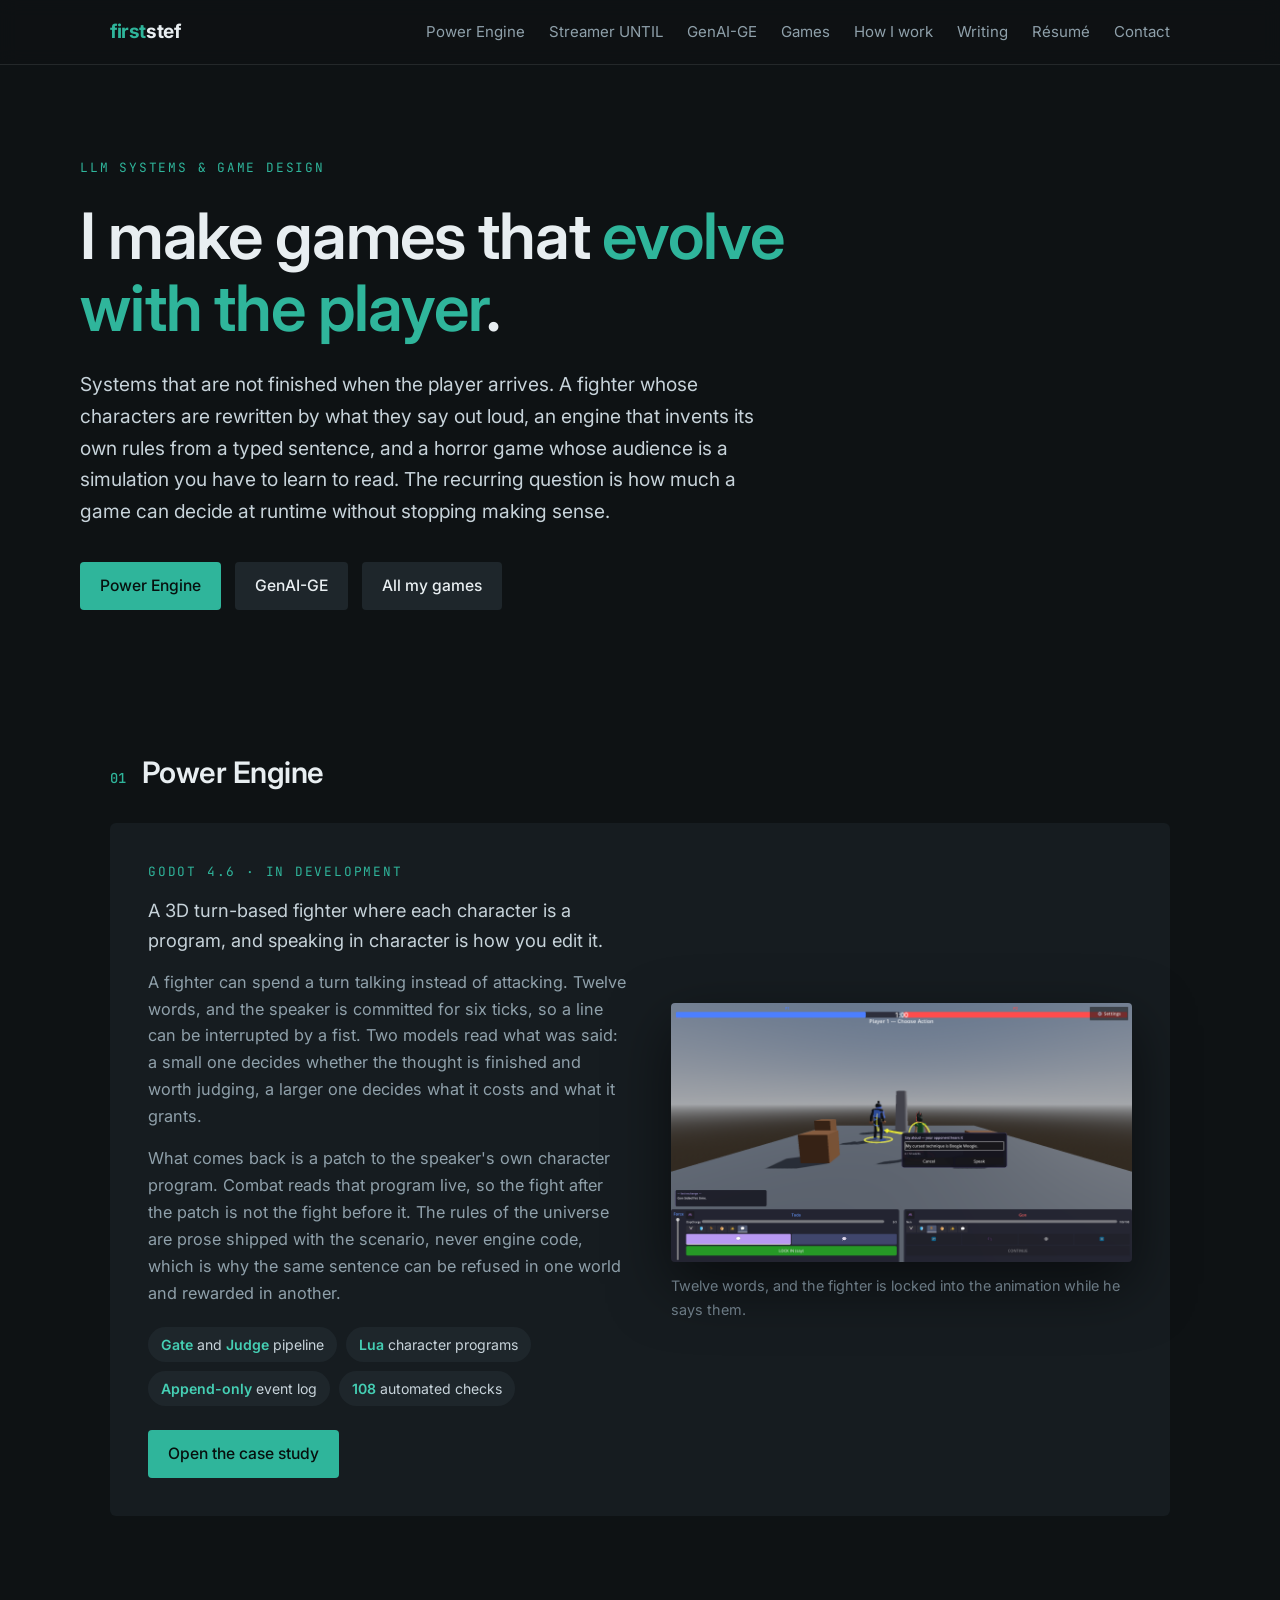
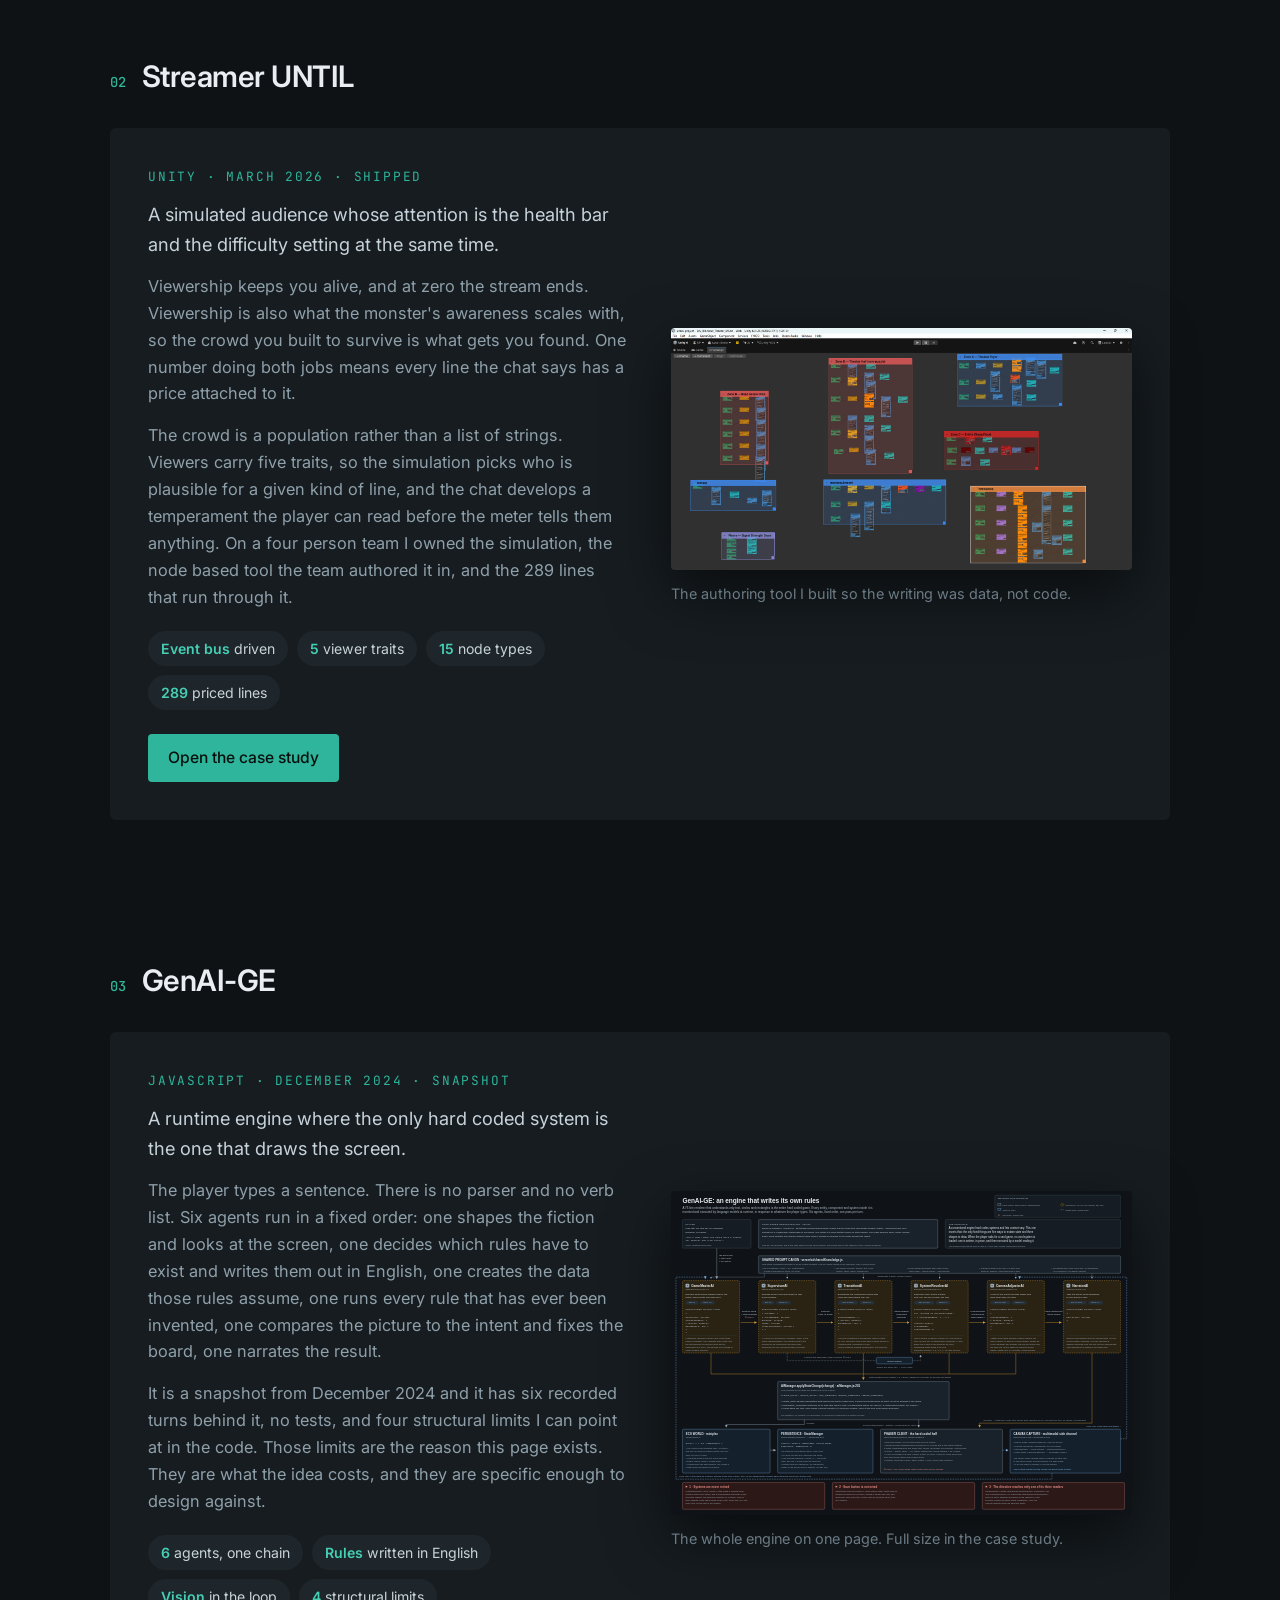
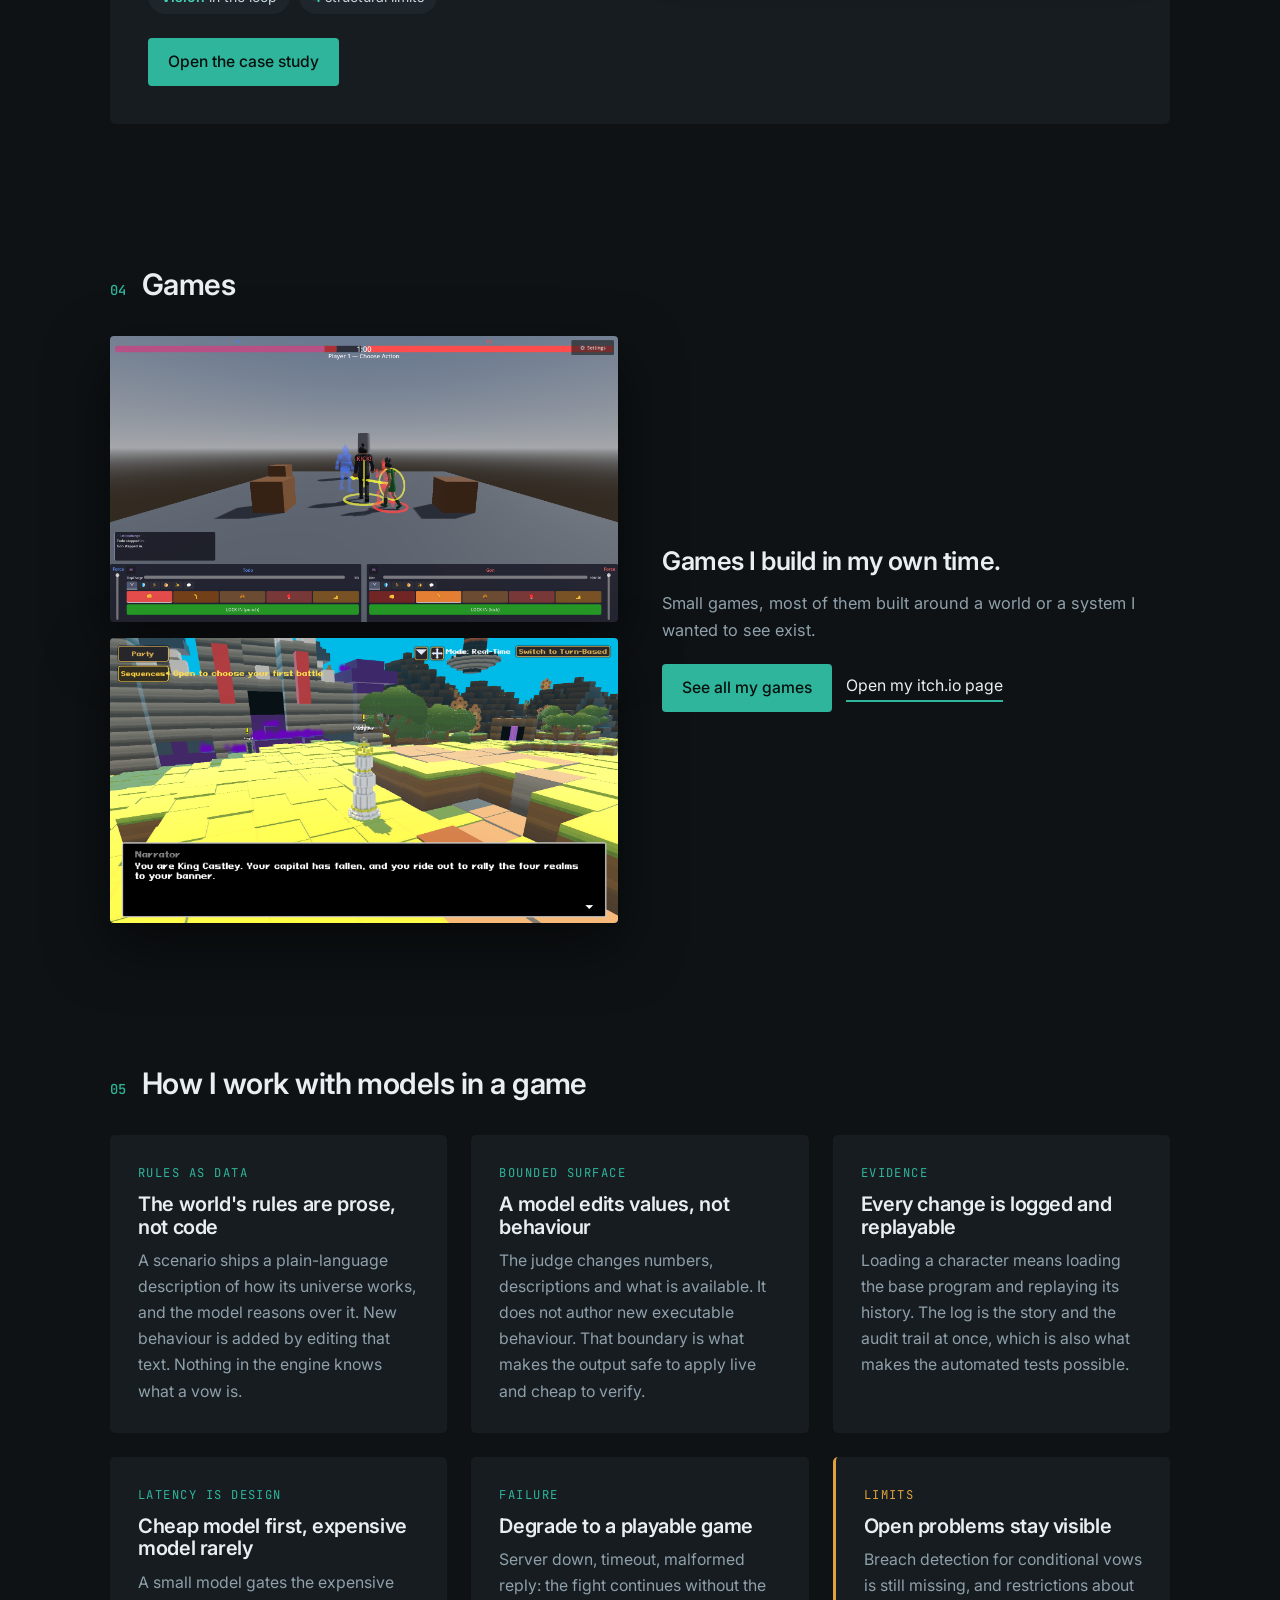
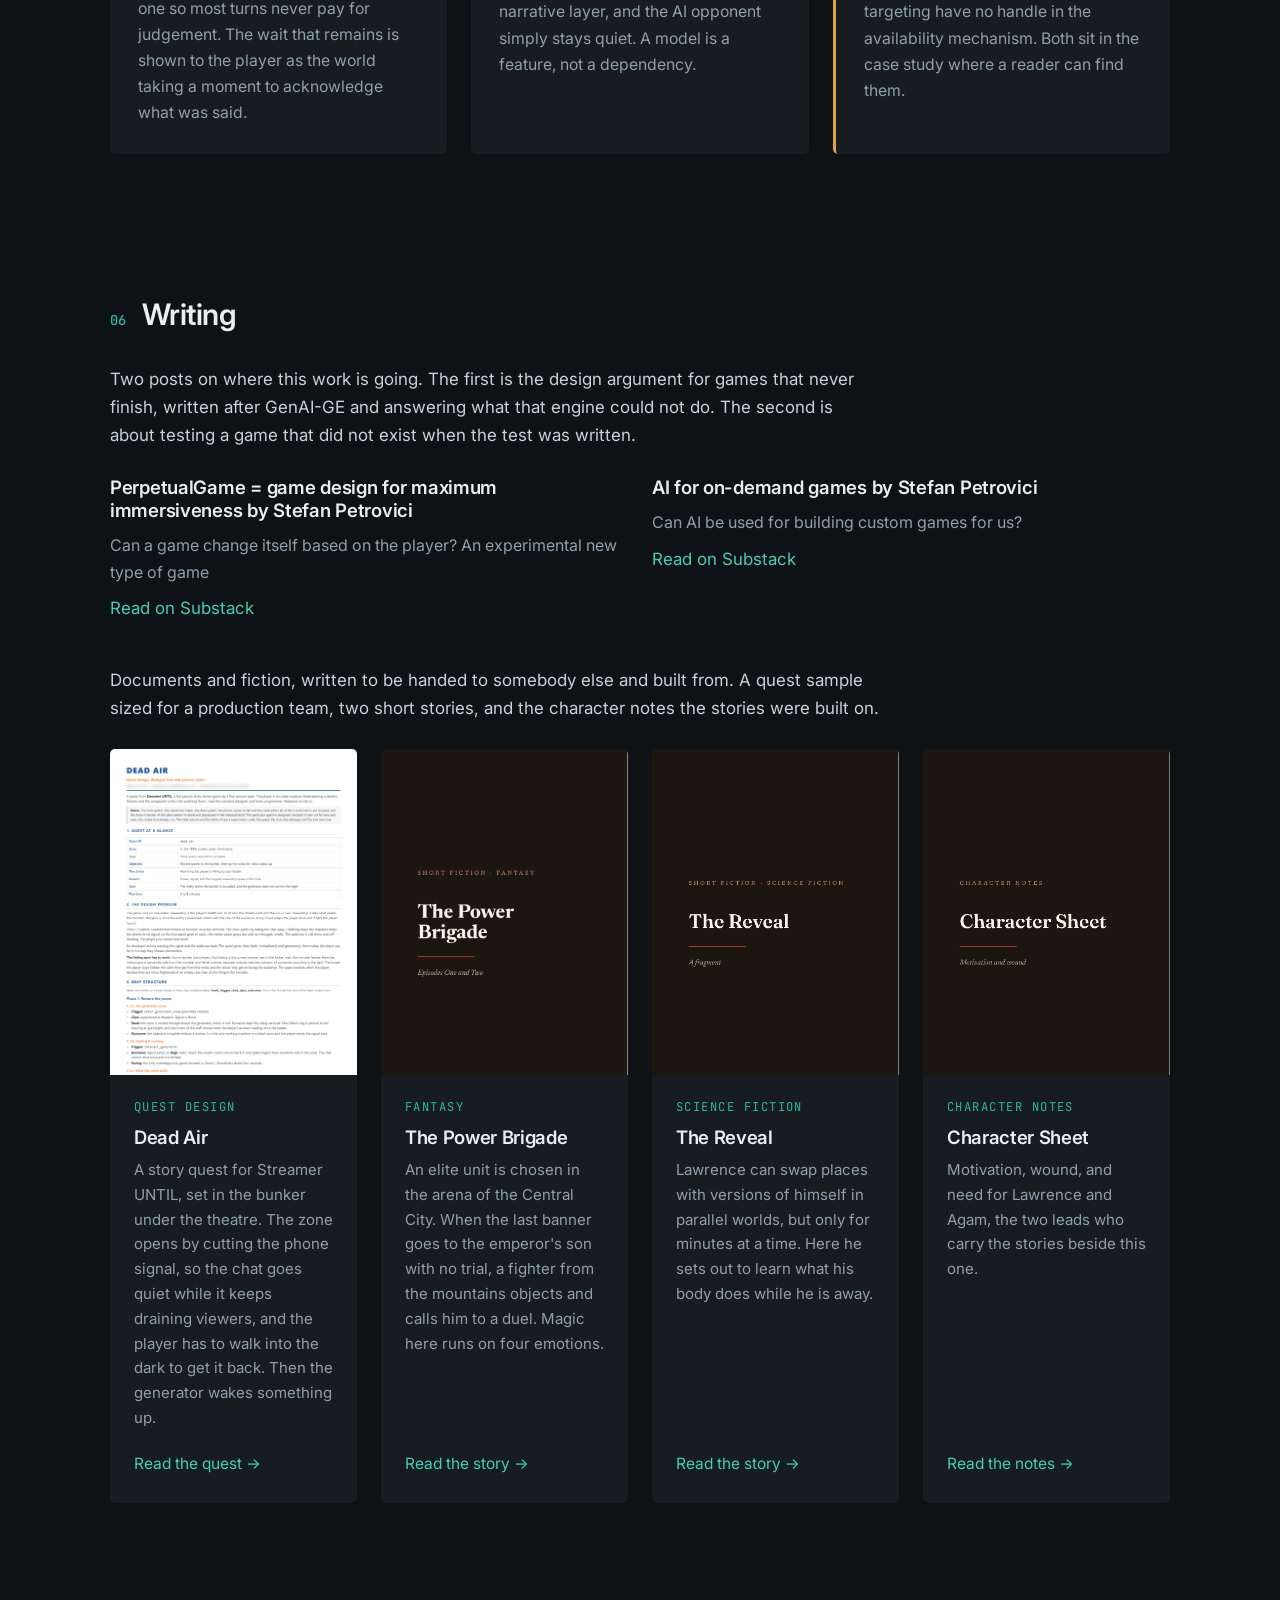
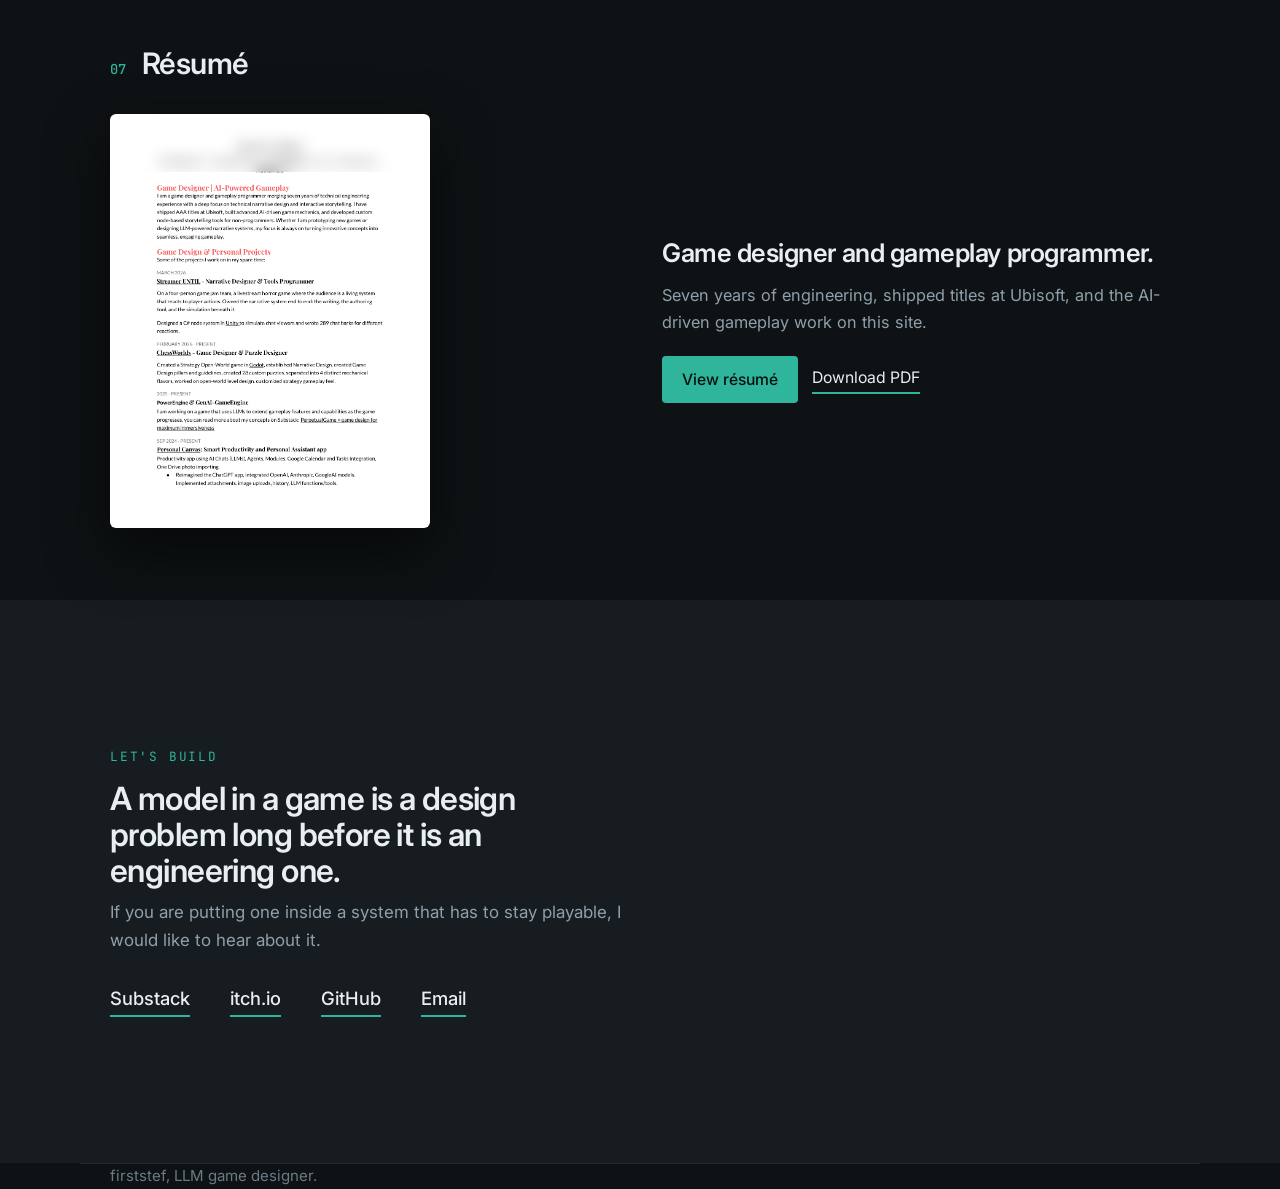
<file: index.html>
<!doctype html>
<html lang="en">
<head>
<meta charset="utf-8">
<meta name="viewport" content="width=device-width, initial-scale=1">
<title>firststef · LLM and AI game design</title>
<meta name="description" content="AI and LLM game design work by firststef. Power Engine, a fighter where a judge model rewrites a character mid fight; GenAI-GE, an engine where only rendering is hard coded; and Streamer UNTIL, a horror game run by a simulated crowd.">
<link rel="icon" href="assets/favicon.svg" type="image/svg+xml">
<link rel="stylesheet" href="assets/style.css">
</head>
<body>

<div class="topbar">
  <div class="wrap">
    <span class="brand"><b>first</b>stef</span>
    <nav class="nav">
      <a href="#power-engine">Power Engine</a>
      <a href="#until">Streamer UNTIL</a>
      <a href="#genai-ge">GenAI-GE</a>
      <a href="games.html">Games</a>
      <a href="#approach">How I work</a>
      <a href="#writing">Writing</a>
      <a href="#resume">Résumé</a>
      <a href="#contact">Contact</a>
    </nav>
  </div>
</div>

<header class="hero wrap">
  <span class="kicker">LLM systems &amp; game design</span>
  <h1>I make games that <em>evolve with the player</em>.</h1>
  <p class="lede">Systems that are not finished when the player arrives. A fighter whose characters are rewritten by what they say out loud, an engine that invents its own rules from a typed sentence, and a horror game whose audience is a simulation you have to learn to read. The recurring question is how much a game can decide at runtime without stopping making sense.</p>
  <div class="cta">
    <a class="btn" href="power-engine/index.html">Power Engine</a>
    <a class="btn sub" href="genai-ge/index.html">GenAI-GE</a>
    <a class="btn sub" href="games.html">All my games</a>
  </div>
</header>

<!-- 01 POWER ENGINE -->
<section id="power-engine">
  <div class="wrap">
    <div class="section-head"><span class="num">01</span><h2>Power Engine</h2></div>
    <div class="feature">
      <div class="ft-body">
        <span class="kicker">Godot 4.6 · in development</span>
        <p class="ft-lead">A 3D turn-based fighter where each character is a program, and speaking in character is how you edit it.</p>
        <p>A fighter can spend a turn talking instead of attacking. Twelve words, and the speaker is committed for six ticks, so a line can be interrupted by a fist. Two models read what was said: a small one decides whether the thought is finished and worth judging, a larger one decides what it costs and what it grants.</p>
        <p>What comes back is a patch to the speaker's own character program. Combat reads that program live, so the fight after the patch is not the fight before it. The rules of the universe are prose shipped with the scenario, never engine code, which is why the same sentence can be refused in one world and rewarded in another.</p>
        <div class="pill-row">
          <span class="pill"><b>Gate</b> and <b>Judge</b> pipeline</span>
          <span class="pill"><b>Lua</b> character programs</span>
          <span class="pill"><b>Append-only</b> event log</span>
          <span class="pill"><b>108</b> automated checks</span>
        </div>
        <a class="btn" href="power-engine/index.html">Open the case study</a>
      </div>
      <div class="ft-media">
        <img src="assets/img/power-engine/02-speech-input.png" alt="A fighter spends the turn speaking instead of attacking">
        <p class="ft-note">Twelve words, and the fighter is locked into the animation while he says them.</p>
      </div>
    </div>
  </div>
</section>

<!-- 02 STREAMER UNTIL -->
<section id="until">
  <div class="wrap">
    <div class="section-head"><span class="num">02</span><h2>Streamer UNTIL</h2></div>
    <div class="feature">
      <div class="ft-body">
        <span class="kicker">Unity · March 2026 · shipped</span>
        <p class="ft-lead">A simulated audience whose attention is the health bar and the difficulty setting at the same time.</p>
        <p>Viewership keeps you alive, and at zero the stream ends. Viewership is also what the monster's awareness scales with, so the crowd you built to survive is what gets you found. One number doing both jobs means every line the chat says has a price attached to it.</p>
        <p>The crowd is a population rather than a list of strings. Viewers carry five traits, so the simulation picks who is plausible for a given kind of line, and the chat develops a temperament the player can read before the meter tells them anything. On a four person team I owned the simulation, the node based tool the team authored it in, and the 289 lines that run through it.</p>
        <div class="pill-row">
          <span class="pill"><b>Event bus</b> driven</span>
          <span class="pill"><b>5</b> viewer traits</span>
          <span class="pill"><b>15</b> node types</span>
          <span class="pill"><b>289</b> priced lines</span>
        </div>
        <a class="btn" href="until/index.html">Open the case study</a>
      </div>
      <div class="ft-media">
        <img src="assets/img/until/chatgraph-overview.png" alt="The whole chat graph in the node editor, organised into framed zones">
        <p class="ft-note">The authoring tool I built so the writing was data, not code.</p>
      </div>
    </div>
  </div>
</section>

<!-- 03 GENAI-GE -->
<section id="genai-ge">
  <div class="wrap">
    <div class="section-head"><span class="num">03</span><h2>GenAI-GE</h2></div>
    <div class="feature">
      <div class="ft-body">
        <span class="kicker">JavaScript · December 2024 · snapshot</span>
        <p class="ft-lead">A runtime engine where the only hard coded system is the one that draws the screen.</p>
        <p>The player types a sentence. There is no parser and no verb list. Six agents run in a fixed order: one shapes the fiction and looks at the screen, one decides which rules have to exist and writes them out in English, one creates the data those rules assume, one runs every rule that has ever been invented, one compares the picture to the intent and fixes the board, one narrates the result.</p>
        <p>It is a snapshot from December 2024 and it has six recorded turns behind it, no tests, and four structural limits I can point at in the code. Those limits are the reason this page exists. They are what the idea costs, and they are specific enough to design against.</p>
        <div class="pill-row">
          <span class="pill"><b>6</b> agents, one chain</span>
          <span class="pill"><b>Rules</b> written in English</span>
          <span class="pill"><b>Vision</b> in the loop</span>
          <span class="pill"><b>4</b> structural limits</span>
        </div>
        <a class="btn" href="genai-ge/index.html">Open the case study</a>
      </div>
      <div class="ft-media">
        <a href="genai-ge/index.html"><img src="assets/img/genai-ge/architecture.svg" alt="Architecture map of the GenAI-GE six agent pipeline"></a>
        <p class="ft-note">The whole engine on one page. Full size in the case study.</p>
      </div>
    </div>
  </div>
</section>

<!-- 04 GAMES -->
<section id="games">
  <div class="wrap">
    <div class="section-head"><span class="num">04</span><h2>Games</h2></div>
    <div class="split">
      <div class="media">
        <img src="assets/img/power-engine/01-combat-loop.png" alt="PowerEngine, two fighters mid match with prediction ghosts">
        <img src="assets/img/chessworlds-shot1.png" alt="Chess Worlds, the king and the narrator">
      </div>
      <div class="body">
        <h3>Games I build in my own time.</h3>
        <p>Small games, most of them built around a world or a system I wanted to see exist.</p>
        <div class="cta">
          <a class="btn" href="games.html">See all my games</a>
          <a class="link" href="https://firststef.itch.io" target="_blank" rel="noopener">Open my itch.io page</a>
        </div>
      </div>
    </div>
  </div>
</section>

<!-- 05 HOW I WORK -->
<section id="approach">
  <div class="wrap">
    <div class="section-head"><span class="num">05</span><h2>How I work with models in a game</h2></div>
    <div class="grid cols-3">

      <article class="panel">
        <div class="tag">Rules as data</div>
        <h3>The world's rules are prose, not code</h3>
        <p>A scenario ships a plain-language description of how its universe works, and the model reasons over it. New behaviour is added by editing that text. Nothing in the engine knows what a vow is.</p>
      </article>

      <article class="panel">
        <div class="tag">Bounded surface</div>
        <h3>A model edits values, not behaviour</h3>
        <p>The judge changes numbers, descriptions and what is available. It does not author new executable behaviour. That boundary is what makes the output safe to apply live and cheap to verify.</p>
      </article>

      <article class="panel">
        <div class="tag">Evidence</div>
        <h3>Every change is logged and replayable</h3>
        <p>Loading a character means loading the base program and replaying its history. The log is the story and the audit trail at once, which is also what makes the automated tests possible.</p>
      </article>

      <article class="panel">
        <div class="tag">Latency is design</div>
        <h3>Cheap model first, expensive model rarely</h3>
        <p>A small model gates the expensive one so most turns never pay for judgement. The wait that remains is shown to the player as the world taking a moment to acknowledge what was said.</p>
      </article>

      <article class="panel">
        <div class="tag">Failure</div>
        <h3>Degrade to a playable game</h3>
        <p>Server down, timeout, malformed reply: the fight continues without the narrative layer, and the AI opponent simply stays quiet. A model is a feature, not a dependency.</p>
      </article>

      <article class="panel limit">
        <div class="tag">Limits</div>
        <h3>Open problems stay visible</h3>
        <p>Breach detection for conditional vows is still missing, and restrictions about targeting have no handle in the availability mechanism. Both sit in the case study where a reader can find them.</p>
      </article>

    </div>
  </div>
</section>

<!-- 06 WRITING -->
<section id="writing">
  <div class="wrap">
    <div class="section-head"><span class="num">06</span><h2>Writing</h2></div>
    <div class="prose" style="max-width:70ch;margin-bottom:26px;">
      <p>Two posts on where this work is going. The first is the design argument for games that never finish, written after GenAI-GE and answering what that engine could not do. The second is about testing a game that did not exist when the test was written.</p>
    </div>
    <div class="grid cols-2">

      <div class="substack-post-embed"><p lang="en">PerpetualGame = game design for maximum immersiveness by Stefan Petrovici</p><p>Can a game change itself based on the player? An experimental new type of game</p><a data-post-link href="https://stefanpetrovici.substack.com/p/perpetualgame-game-design-for-maximum">Read on Substack</a></div><script async src="https://substack.com/embedjs/embed.js" charset="utf-8"></script>

      <div class="substack-post-embed"><p lang="en">AI for on-demand games by Stefan Petrovici</p><p>Can AI be used for building custom games for us?</p><a data-post-link href="https://stefanpetrovici.substack.com/p/ai-for-on-demand-games">Read on Substack</a></div><script async src="https://substack.com/embedjs/embed.js" charset="utf-8"></script>

    </div>

    <div class="prose" style="max-width:70ch;margin:44px 0 26px;">
      <p>Documents and fiction, written to be handed to somebody else and built from. A quest sample sized for a production team, two short stories, and the character notes the stories were built on.</p>
    </div>
    <div class="grid cols-4">

      <article class="card doc">
        <a class="thumb" href="viewer.html?doc=docs/dead-air-quest.pdf&amp;title=Dead%20Air">
          <img src="docs/thumbs/dead-air.png" alt="Dead Air quest design sample, first page">
        </a>
        <div class="body">
          <div class="tag">Quest design</div>
          <h3>Dead Air</h3>
          <p>A story quest for Streamer UNTIL, set in the bunker under the theatre. The zone opens by cutting the phone signal, so the chat goes quiet while it keeps draining viewers, and the player has to walk into the dark to get it back. Then the generator wakes something up.</p>
          <a class="go" href="viewer.html?doc=docs/dead-air-quest.pdf&amp;title=Dead%20Air">Read the quest</a>
        </div>
      </article>

      <article class="card doc">
        <a class="thumb" href="viewer.html?doc=docs/the-power-brigade.pdf&amp;title=The%20Power%20Brigade">
          <img src="docs/thumbs/the-power-brigade.png" alt="The Power Brigade, cover">
        </a>
        <div class="body">
          <div class="tag">Fantasy</div>
          <h3>The Power Brigade</h3>
          <p>An elite unit is chosen in the arena of the Central City. When the last banner goes to the emperor's son with no trial, a fighter from the mountains objects and calls him to a duel. Magic here runs on four emotions.</p>
          <a class="go" href="viewer.html?doc=docs/the-power-brigade.pdf&amp;title=The%20Power%20Brigade">Read the story</a>
        </div>
      </article>

      <article class="card doc">
        <a class="thumb" href="viewer.html?doc=docs/the-reveal.pdf&amp;title=The%20Reveal">
          <img src="docs/thumbs/the-reveal.png" alt="The Reveal, cover">
        </a>
        <div class="body">
          <div class="tag">Science fiction</div>
          <h3>The Reveal</h3>
          <p>Lawrence can swap places with versions of himself in parallel worlds, but only for minutes at a time. Here he sets out to learn what his body does while he is away.</p>
          <a class="go" href="viewer.html?doc=docs/the-reveal.pdf&amp;title=The%20Reveal">Read the story</a>
        </div>
      </article>

      <article class="card doc">
        <a class="thumb" href="viewer.html?doc=docs/character-sheet.pdf&amp;title=Character%20Sheet">
          <img src="docs/thumbs/character-sheet.png" alt="Character Sheet, cover">
        </a>
        <div class="body">
          <div class="tag">Character notes</div>
          <h3>Character Sheet</h3>
          <p>Motivation, wound, and need for Lawrence and Agam, the two leads who carry the stories beside this one.</p>
          <a class="go" href="viewer.html?doc=docs/character-sheet.pdf&amp;title=Character%20Sheet">Read the notes</a>
        </div>
      </article>

    </div>
  </div>
</section>

<!-- 07 RÉSUMÉ -->
<section id="resume">
  <div class="wrap">
    <div class="section-head"><span class="num">07</span><h2>Résumé</h2></div>
    <div class="split">
      <div class="media resume-media">
        <a class="doc-thumb" href="viewer.html?doc=docs/resume.pdf&amp;title=R%C3%A9sum%C3%A9">
          <img src="docs/thumbs/resume.png" alt="Résumé, first page">
        </a>
      </div>
      <div class="body">
        <h3>Game designer and gameplay programmer.</h3>
        <p>Seven years of engineering, shipped titles at Ubisoft, and the AI-driven gameplay work on this site.</p>
        <div class="cta">
          <a class="btn" href="viewer.html?doc=docs/resume.pdf&amp;title=R%C3%A9sum%C3%A9">View résumé</a>
          <a class="link" href="docs/resume.pdf" download>Download PDF</a>
        </div>
      </div>
    </div>
  </div>
</section>

<!-- CONTACT -->
<section id="contact" class="contact">
  <div class="wrap">
    <span class="kicker">Let's build</span>
    <h2>A model in a game is a design problem long before it is an engineering one.</h2>
    <p>If you are putting one inside a system that has to stay playable, I would like to hear about it.</p>
    <div class="cta">
      <a href="https://stefanpetrovici.substack.com" target="_blank" rel="noopener">Substack</a>
      <a href="https://firststef.itch.io" target="_blank" rel="noopener">itch.io</a>
      <a href="https://github.com/firststef" target="_blank" rel="noopener">GitHub</a>
      <a href="mailto:stefanpetrovici2006@gmail.com">Email</a>
    </div>
  </div>
</section>

<footer class="wrap">
  firststef, LLM game designer.
</footer>

<script src="assets/lightbox.js"></script>
</body>
</html>
</file>
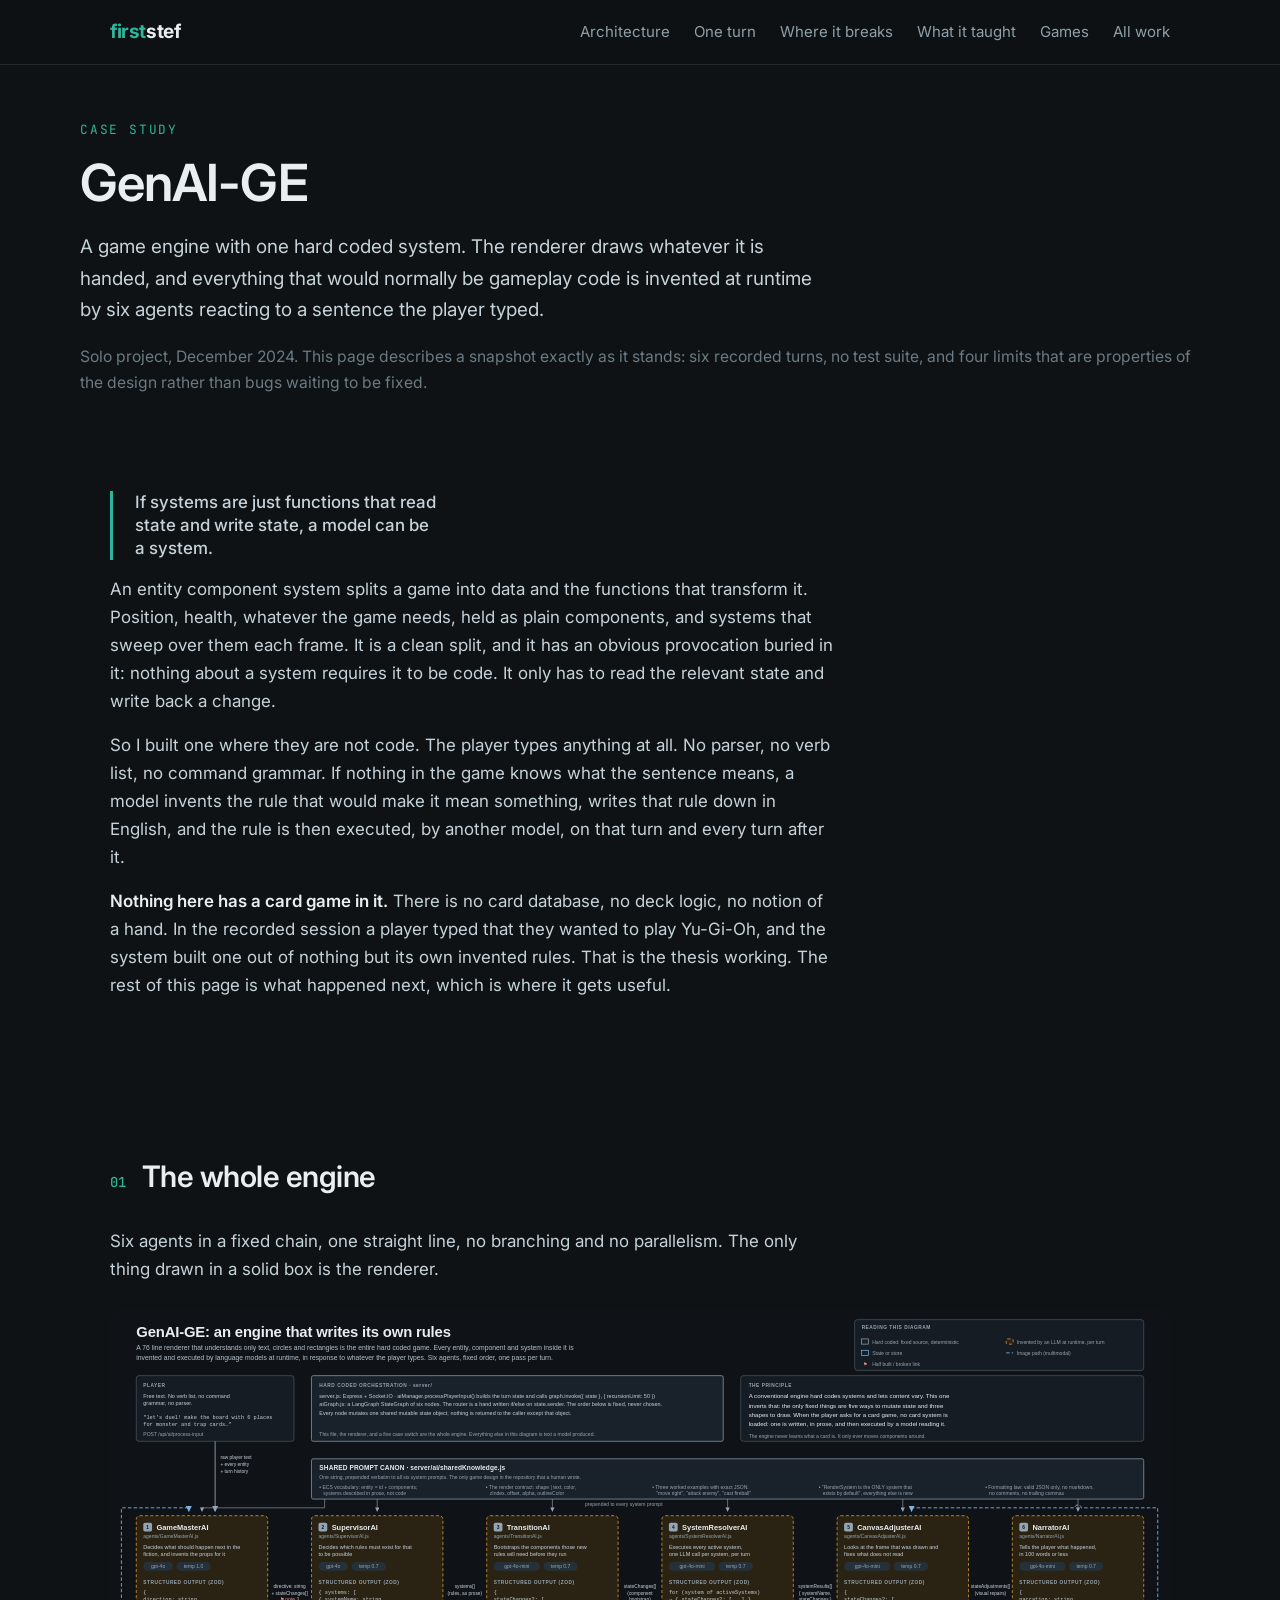
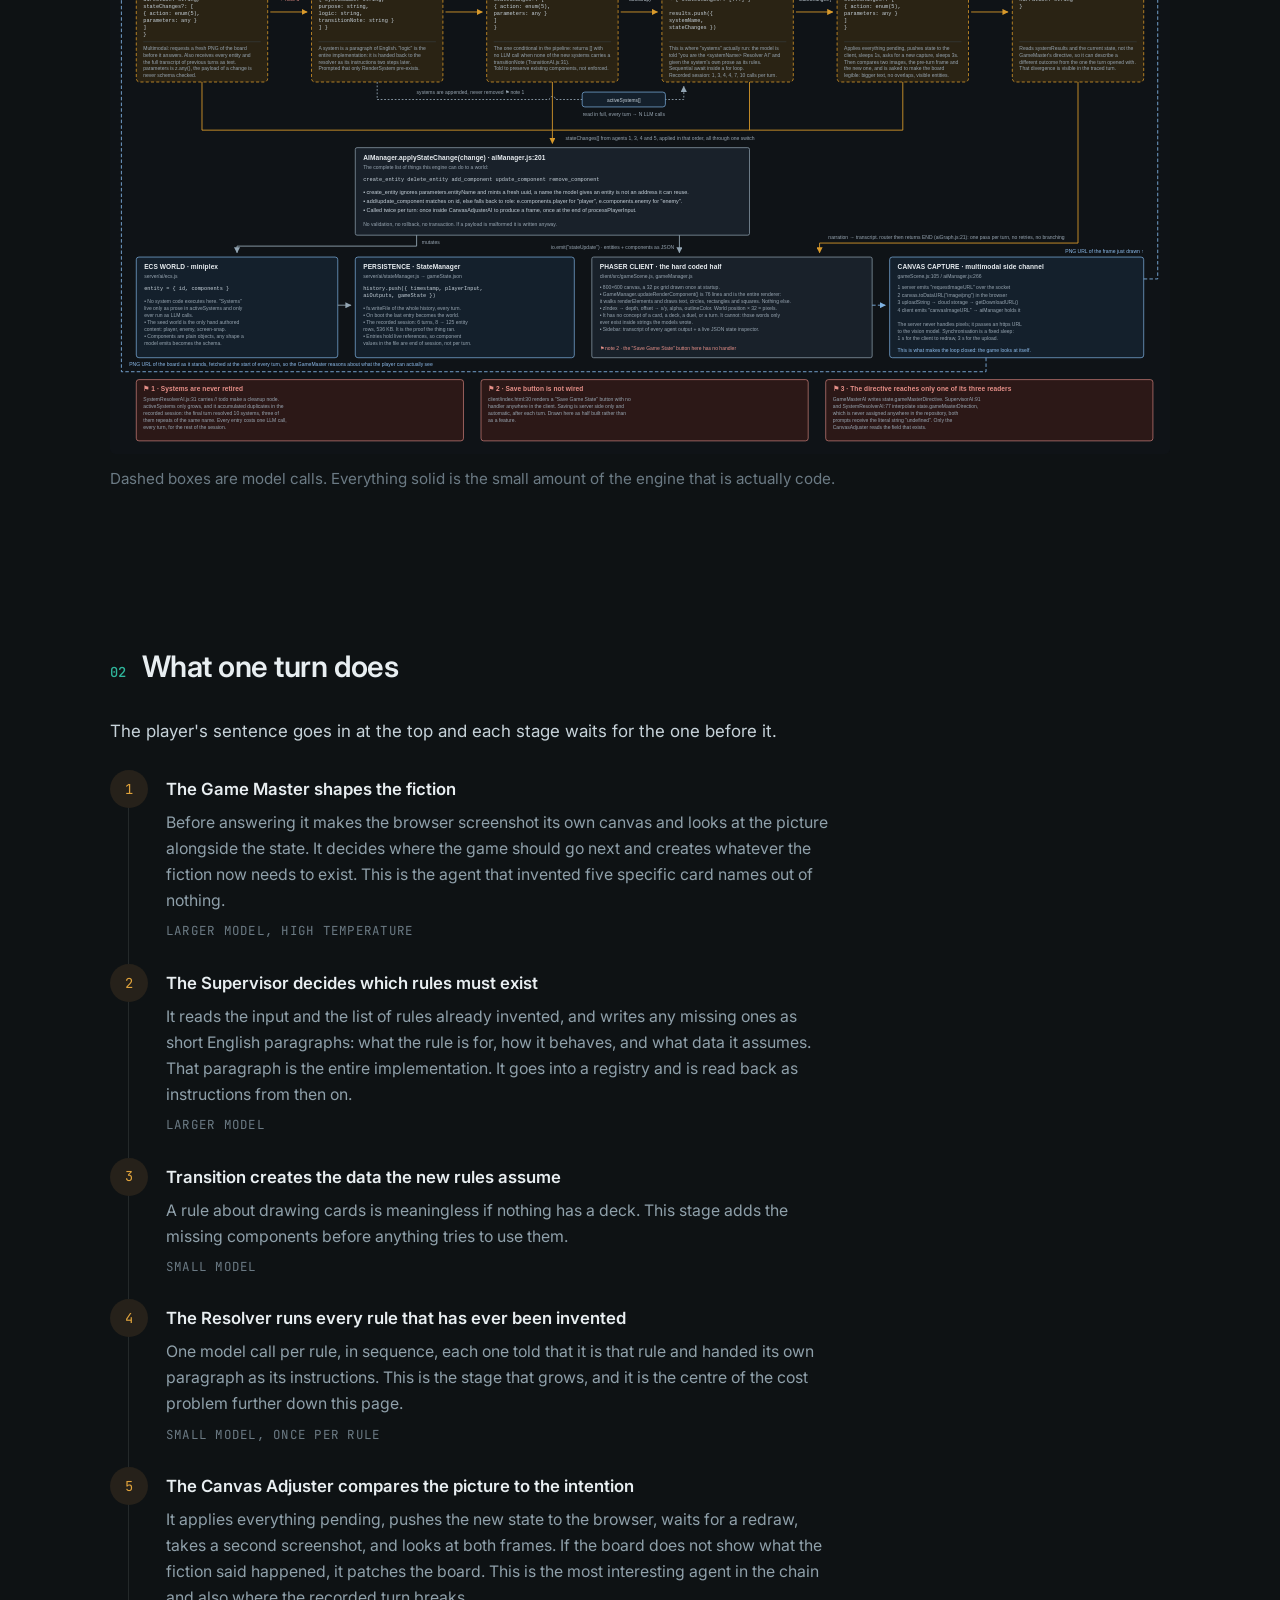
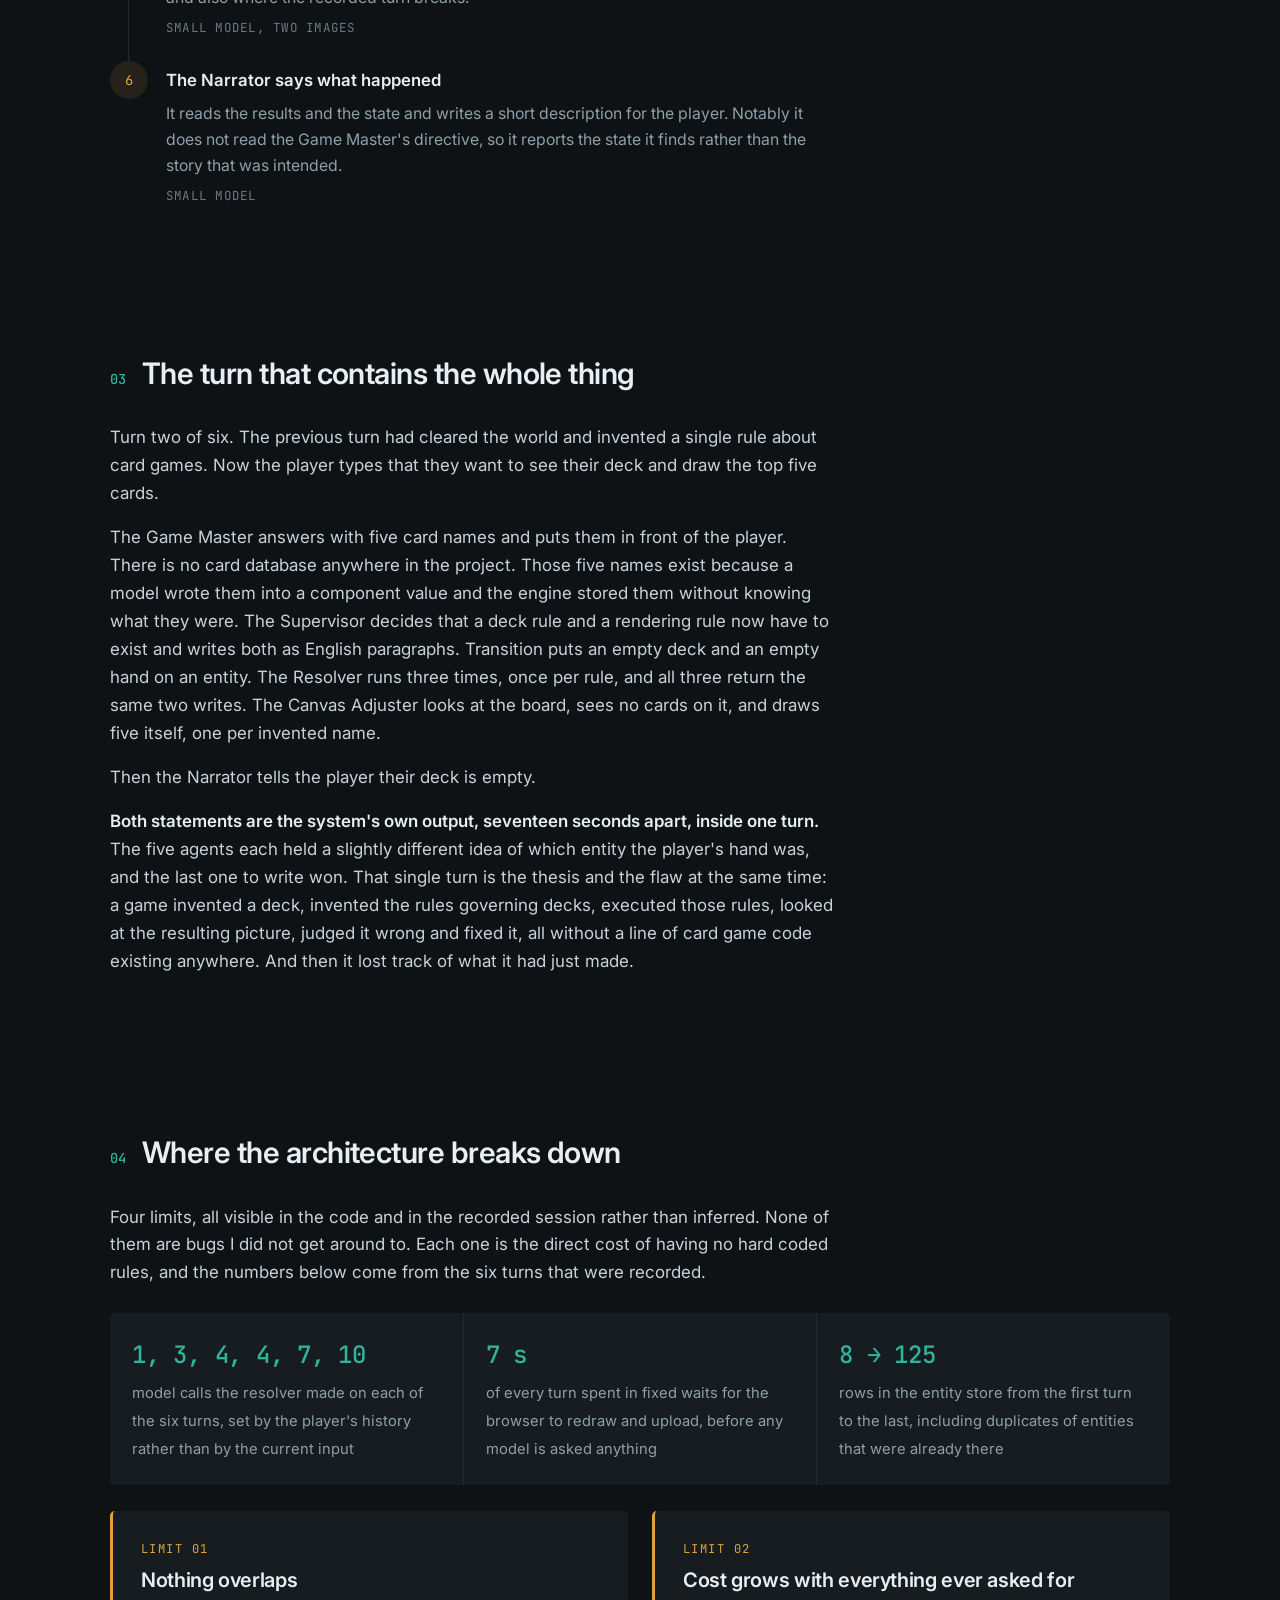
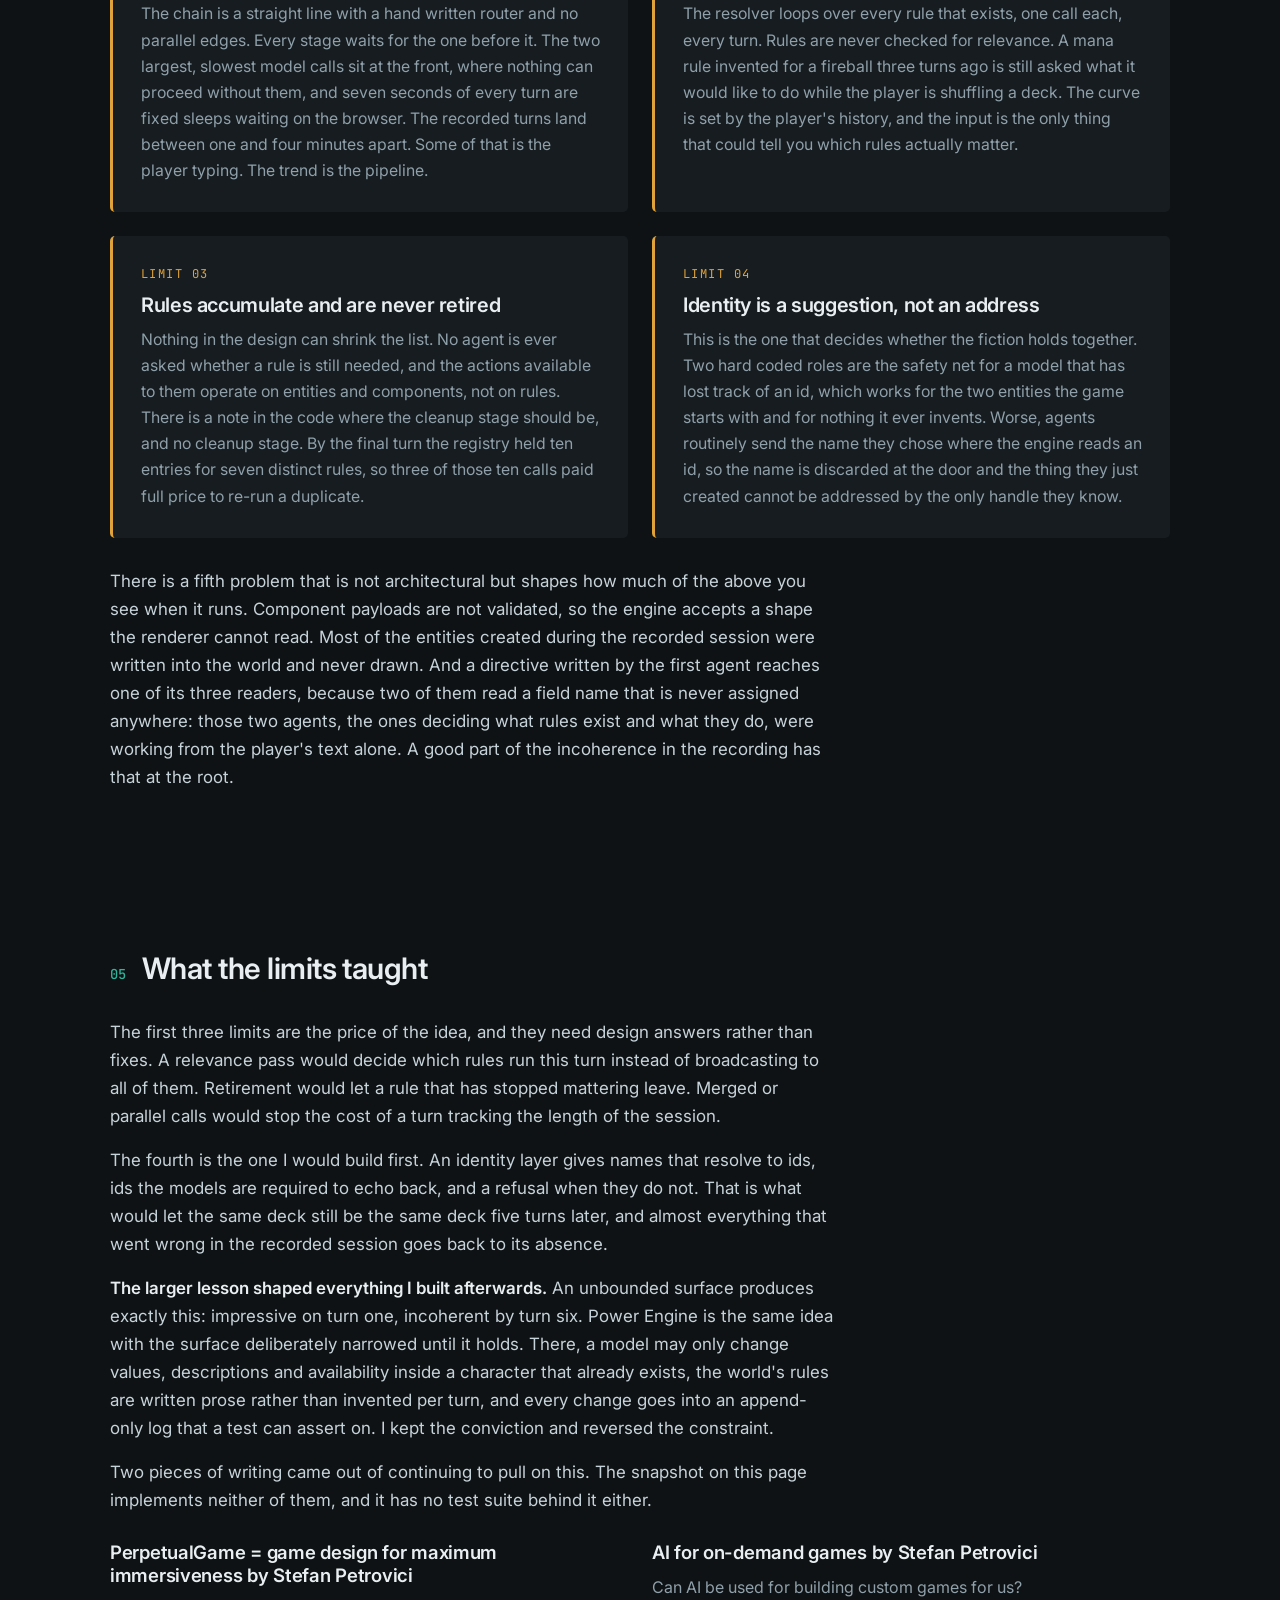
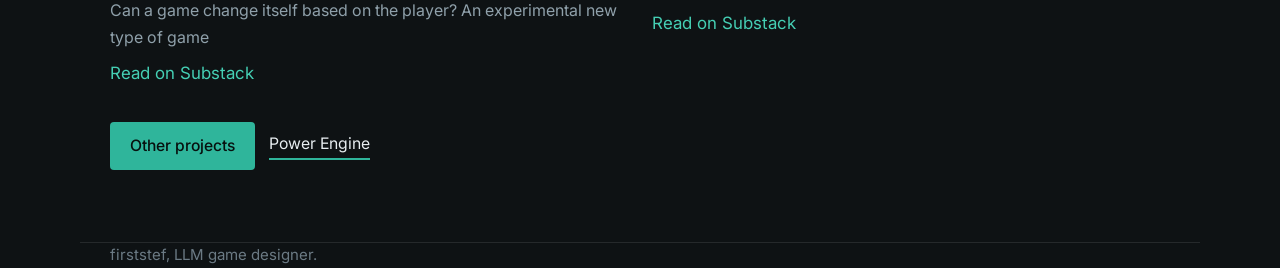
<file: genai-ge/index.html>
<!doctype html>
<html lang="en">
<head>
<meta charset="utf-8">
<meta name="viewport" content="width=device-width, initial-scale=1">
<title>GenAI-GE, an engine that writes its own rules · firststef</title>
<meta name="description" content="GenAI-GE: a 2024 runtime game engine where only rendering is hard coded and six agents invent the rest in response to what the player types. What it did, where it breaks, and what the limits taught.">
<link rel="icon" href="../assets/favicon.svg" type="image/svg+xml">
<link rel="stylesheet" href="../assets/style.css">
</head>
<body>

<div class="topbar">
  <div class="wrap">
    <a class="brand" href="../index.html"><b>first</b>stef</a>
    <nav class="nav">
      <a href="#architecture">Architecture</a>
      <a href="#turn">One turn</a>
      <a href="#limits">Where it breaks</a>
      <a href="#learned">What it taught</a>
      <a href="../games.html">Games</a>
      <a href="../index.html">All work</a>
    </nav>
  </div>
</div>

<header class="case-hero wrap">
  <span class="kicker">Case study</span>
  <h1>GenAI-GE</h1>
  <p class="lede">A game engine with one hard coded system. The renderer draws whatever it is handed, and everything that would normally be gameplay code is invented at runtime by six agents reacting to a sentence the player typed.</p>
  <p class="team">Solo project, December 2024. This page describes a snapshot exactly as it stands: six recorded turns, no test suite, and four limits that are properties of the design rather than bugs waiting to be fixed.</p>
</header>

<section id="idea">
  <div class="wrap">
    <div class="prose">
      <p class="lead-q">If systems are just functions that read state and write state, a model can be a system.</p>
      <p>An entity component system splits a game into data and the functions that transform it. Position, health, whatever the game needs, held as plain components, and systems that sweep over them each frame. It is a clean split, and it has an obvious provocation buried in it: nothing about a system requires it to be code. It only has to read the relevant state and write back a change.</p>
      <p>So I built one where they are not code. The player types anything at all. No parser, no verb list, no command grammar. If nothing in the game knows what the sentence means, a model invents the rule that would make it mean something, writes that rule down in English, and the rule is then executed, by another model, on that turn and every turn after it.</p>
      <p><strong>Nothing here has a card game in it.</strong> There is no card database, no deck logic, no notion of a hand. In the recorded session a player typed that they wanted to play Yu-Gi-Oh, and the system built one out of nothing but its own invented rules. That is the thesis working. The rest of this page is what happened next, which is where it gets useful.</p>
    </div>
  </div>
</section>

<section id="architecture">
  <div class="wrap">
    <div class="section-head"><span class="num">01</span><h2>The whole engine</h2></div>
    <div class="prose">
      <p>Six agents in a fixed chain, one straight line, no branching and no parallelism. The only thing drawn in a solid box is the renderer.</p>
    </div>
    <div class="diagram">
      <img src="../assets/img/genai-ge/architecture.svg" alt="Architecture map: the player input entering a six agent chain, the entity store, the renderer, and the two screenshot points">
    </div>
    <p class="diagram-note">Dashed boxes are model calls. Everything solid is the small amount of the engine that is actually code.</p>
  </div>
</section>

<section id="turn">
  <div class="wrap">
    <div class="section-head"><span class="num">02</span><h2>What one turn does</h2></div>
    <div class="prose">
      <p>The player's sentence goes in at the top and each stage waits for the one before it.</p>
    </div>
    <div class="steps" style="max-width:66ch;margin-top:24px;">
      <div class="step llm">
        <div class="n">1</div>
        <div>
          <h4>The Game Master shapes the fiction</h4>
          <p>Before answering it makes the browser screenshot its own canvas and looks at the picture alongside the state. It decides where the game should go next and creates whatever the fiction now needs to exist. This is the agent that invented five specific card names out of nothing.</p>
          <div class="who">Larger model, high temperature</div>
        </div>
      </div>
      <div class="step llm">
        <div class="n">2</div>
        <div>
          <h4>The Supervisor decides which rules must exist</h4>
          <p>It reads the input and the list of rules already invented, and writes any missing ones as short English paragraphs: what the rule is for, how it behaves, and what data it assumes. That paragraph is the entire implementation. It goes into a registry and is read back as instructions from then on.</p>
          <div class="who">Larger model</div>
        </div>
      </div>
      <div class="step llm">
        <div class="n">3</div>
        <div>
          <h4>Transition creates the data the new rules assume</h4>
          <p>A rule about drawing cards is meaningless if nothing has a deck. This stage adds the missing components before anything tries to use them.</p>
          <div class="who">Small model</div>
        </div>
      </div>
      <div class="step llm">
        <div class="n">4</div>
        <div>
          <h4>The Resolver runs every rule that has ever been invented</h4>
          <p>One model call per rule, in sequence, each one told that it is that rule and handed its own paragraph as its instructions. This is the stage that grows, and it is the centre of the cost problem further down this page.</p>
          <div class="who">Small model, once per rule</div>
        </div>
      </div>
      <div class="step llm">
        <div class="n">5</div>
        <div>
          <h4>The Canvas Adjuster compares the picture to the intention</h4>
          <p>It applies everything pending, pushes the new state to the browser, waits for a redraw, takes a second screenshot, and looks at both frames. If the board does not show what the fiction said happened, it patches the board. This is the most interesting agent in the chain and also where the recorded turn breaks.</p>
          <div class="who">Small model, two images</div>
        </div>
      </div>
      <div class="step llm">
        <div class="n">6</div>
        <div>
          <h4>The Narrator says what happened</h4>
          <p>It reads the results and the state and writes a short description for the player. Notably it does not read the Game Master's directive, so it reports the state it finds rather than the story that was intended.</p>
          <div class="who">Small model</div>
        </div>
      </div>
    </div>
  </div>
</section>

<section id="onestep">
  <div class="wrap">
    <div class="section-head"><span class="num">03</span><h2>The turn that contains the whole thing</h2></div>
    <div class="prose">
      <p>Turn two of six. The previous turn had cleared the world and invented a single rule about card games. Now the player types that they want to see their deck and draw the top five cards.</p>
      <p>The Game Master answers with five card names and puts them in front of the player. There is no card database anywhere in the project. Those five names exist because a model wrote them into a component value and the engine stored them without knowing what they were. The Supervisor decides that a deck rule and a rendering rule now have to exist and writes both as English paragraphs. Transition puts an empty deck and an empty hand on an entity. The Resolver runs three times, once per rule, and all three return the same two writes. The Canvas Adjuster looks at the board, sees no cards on it, and draws five itself, one per invented name.</p>
      <p>Then the Narrator tells the player their deck is empty.</p>
      <p><strong>Both statements are the system's own output, seventeen seconds apart, inside one turn.</strong> The five agents each held a slightly different idea of which entity the player's hand was, and the last one to write won. That single turn is the thesis and the flaw at the same time: a game invented a deck, invented the rules governing decks, executed those rules, looked at the resulting picture, judged it wrong and fixed it, all without a line of card game code existing anywhere. And then it lost track of what it had just made.</p>
    </div>
  </div>
</section>

<section id="limits">
  <div class="wrap">
    <div class="section-head"><span class="num">04</span><h2>Where the architecture breaks down</h2></div>
    <div class="prose">
      <p>Four limits, all visible in the code and in the recorded session rather than inferred. None of them are bugs I did not get around to. Each one is the direct cost of having no hard coded rules, and the numbers below come from the six turns that were recorded.</p>
    </div>
    <div class="facts">
      <div class="fact"><b>1, 3, 4, 4, 7, 10</b><span>model calls the resolver made on each of the six turns, set by the player's history rather than by the current input</span></div>
      <div class="fact"><b>7 s</b><span>of every turn spent in fixed waits for the browser to redraw and upload, before any model is asked anything</span></div>
      <div class="fact"><b>8 → 125</b><span>rows in the entity store from the first turn to the last, including duplicates of entities that were already there</span></div>
    </div>
    <div class="grid cols-2" style="margin-top:26px;">
      <article class="panel limit">
        <div class="tag">Limit 01</div>
        <h3>Nothing overlaps</h3>
        <p>The chain is a straight line with a hand written router and no parallel edges. Every stage waits for the one before it. The two largest, slowest model calls sit at the front, where nothing can proceed without them, and seven seconds of every turn are fixed sleeps waiting on the browser. The recorded turns land between one and four minutes apart. Some of that is the player typing. The trend is the pipeline.</p>
      </article>
      <article class="panel limit">
        <div class="tag">Limit 02</div>
        <h3>Cost grows with everything ever asked for</h3>
        <p>The resolver loops over every rule that exists, one call each, every turn. Rules are never checked for relevance. A mana rule invented for a fireball three turns ago is still asked what it would like to do while the player is shuffling a deck. The curve is set by the player's history, and the input is the only thing that could tell you which rules actually matter.</p>
      </article>
      <article class="panel limit">
        <div class="tag">Limit 03</div>
        <h3>Rules accumulate and are never retired</h3>
        <p>Nothing in the design can shrink the list. No agent is ever asked whether a rule is still needed, and the actions available to them operate on entities and components, not on rules. There is a note in the code where the cleanup stage should be, and no cleanup stage. By the final turn the registry held ten entries for seven distinct rules, so three of those ten calls paid full price to re-run a duplicate.</p>
      </article>
      <article class="panel limit">
        <div class="tag">Limit 04</div>
        <h3>Identity is a suggestion, not an address</h3>
        <p>This is the one that decides whether the fiction holds together. Two hard coded roles are the safety net for a model that has lost track of an id, which works for the two entities the game starts with and for nothing it ever invents. Worse, agents routinely send the name they chose where the engine reads an id, so the name is discarded at the door and the thing they just created cannot be addressed by the only handle they know.</p>
      </article>
    </div>
    <div class="prose" style="margin-top:30px;">
      <p>There is a fifth problem that is not architectural but shapes how much of the above you see when it runs. Component payloads are not validated, so the engine accepts a shape the renderer cannot read. Most of the entities created during the recorded session were written into the world and never drawn. And a directive written by the first agent reaches one of its three readers, because two of them read a field name that is never assigned anywhere: those two agents, the ones deciding what rules exist and what they do, were working from the player's text alone. A good part of the incoherence in the recording has that at the root.</p>
    </div>
  </div>
</section>

<section id="learned">
  <div class="wrap">
    <div class="section-head"><span class="num">05</span><h2>What the limits taught</h2></div>
    <div class="prose">
      <p>The first three limits are the price of the idea, and they need design answers rather than fixes. A relevance pass would decide which rules run this turn instead of broadcasting to all of them. Retirement would let a rule that has stopped mattering leave. Merged or parallel calls would stop the cost of a turn tracking the length of the session.</p>
      <p>The fourth is the one I would build first. An identity layer gives names that resolve to ids, ids the models are required to echo back, and a refusal when they do not. That is what would let the same deck still be the same deck five turns later, and almost everything that went wrong in the recorded session goes back to its absence.</p>
      <p><strong>The larger lesson shaped everything I built afterwards.</strong> An unbounded surface produces exactly this: impressive on turn one, incoherent by turn six. Power Engine is the same idea with the surface deliberately narrowed until it holds. There, a model may only change values, descriptions and availability inside a character that already exists, the world's rules are written prose rather than invented per turn, and every change goes into an append-only log that a test can assert on. I kept the conviction and reversed the constraint.</p>
      <p>Two pieces of writing came out of continuing to pull on this. The snapshot on this page implements neither of them, and it has no test suite behind it either.</p>
    </div>
    <div class="grid cols-2" style="margin-top:26px;">

      <div class="substack-post-embed"><p lang="en">PerpetualGame = game design for maximum immersiveness by Stefan Petrovici</p><p>Can a game change itself based on the player? An experimental new type of game</p><a data-post-link href="https://stefanpetrovici.substack.com/p/perpetualgame-game-design-for-maximum">Read on Substack</a></div><script async src="https://substack.com/embedjs/embed.js" charset="utf-8"></script>

      <div class="substack-post-embed"><p lang="en">AI for on-demand games by Stefan Petrovici</p><p>Can AI be used for building custom games for us?</p><a data-post-link href="https://stefanpetrovici.substack.com/p/ai-for-on-demand-games">Read on Substack</a></div><script async src="https://substack.com/embedjs/embed.js" charset="utf-8"></script>

    </div>
    <div class="prose">
      <div class="cta" style="margin-top:34px;">
        <a class="btn" href="../index.html">Other projects</a>
        <a class="link" href="../power-engine/index.html">Power Engine</a>
      </div>
    </div>
  </div>
</section>

<footer class="wrap">
  firststef, LLM game designer.
</footer>

<script src="../assets/lightbox.js"></script>
</body>
</html>
</file>
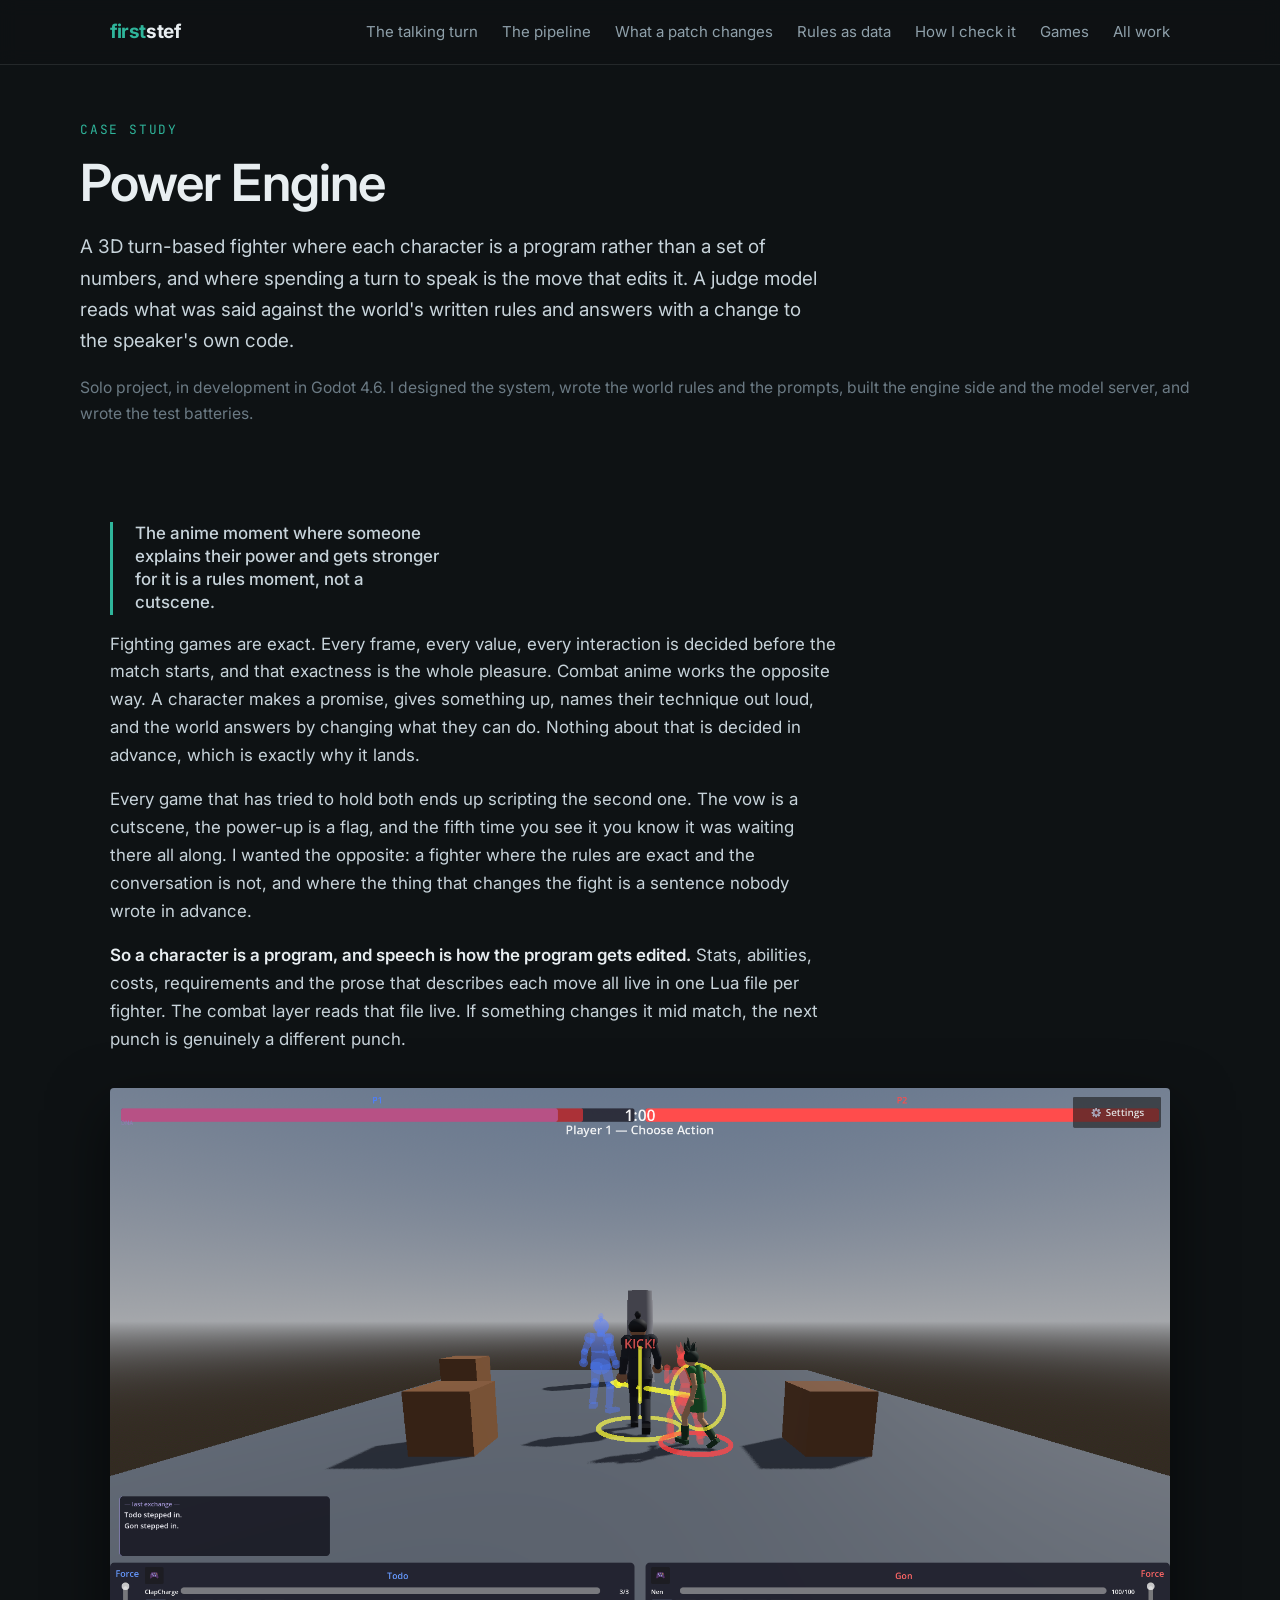
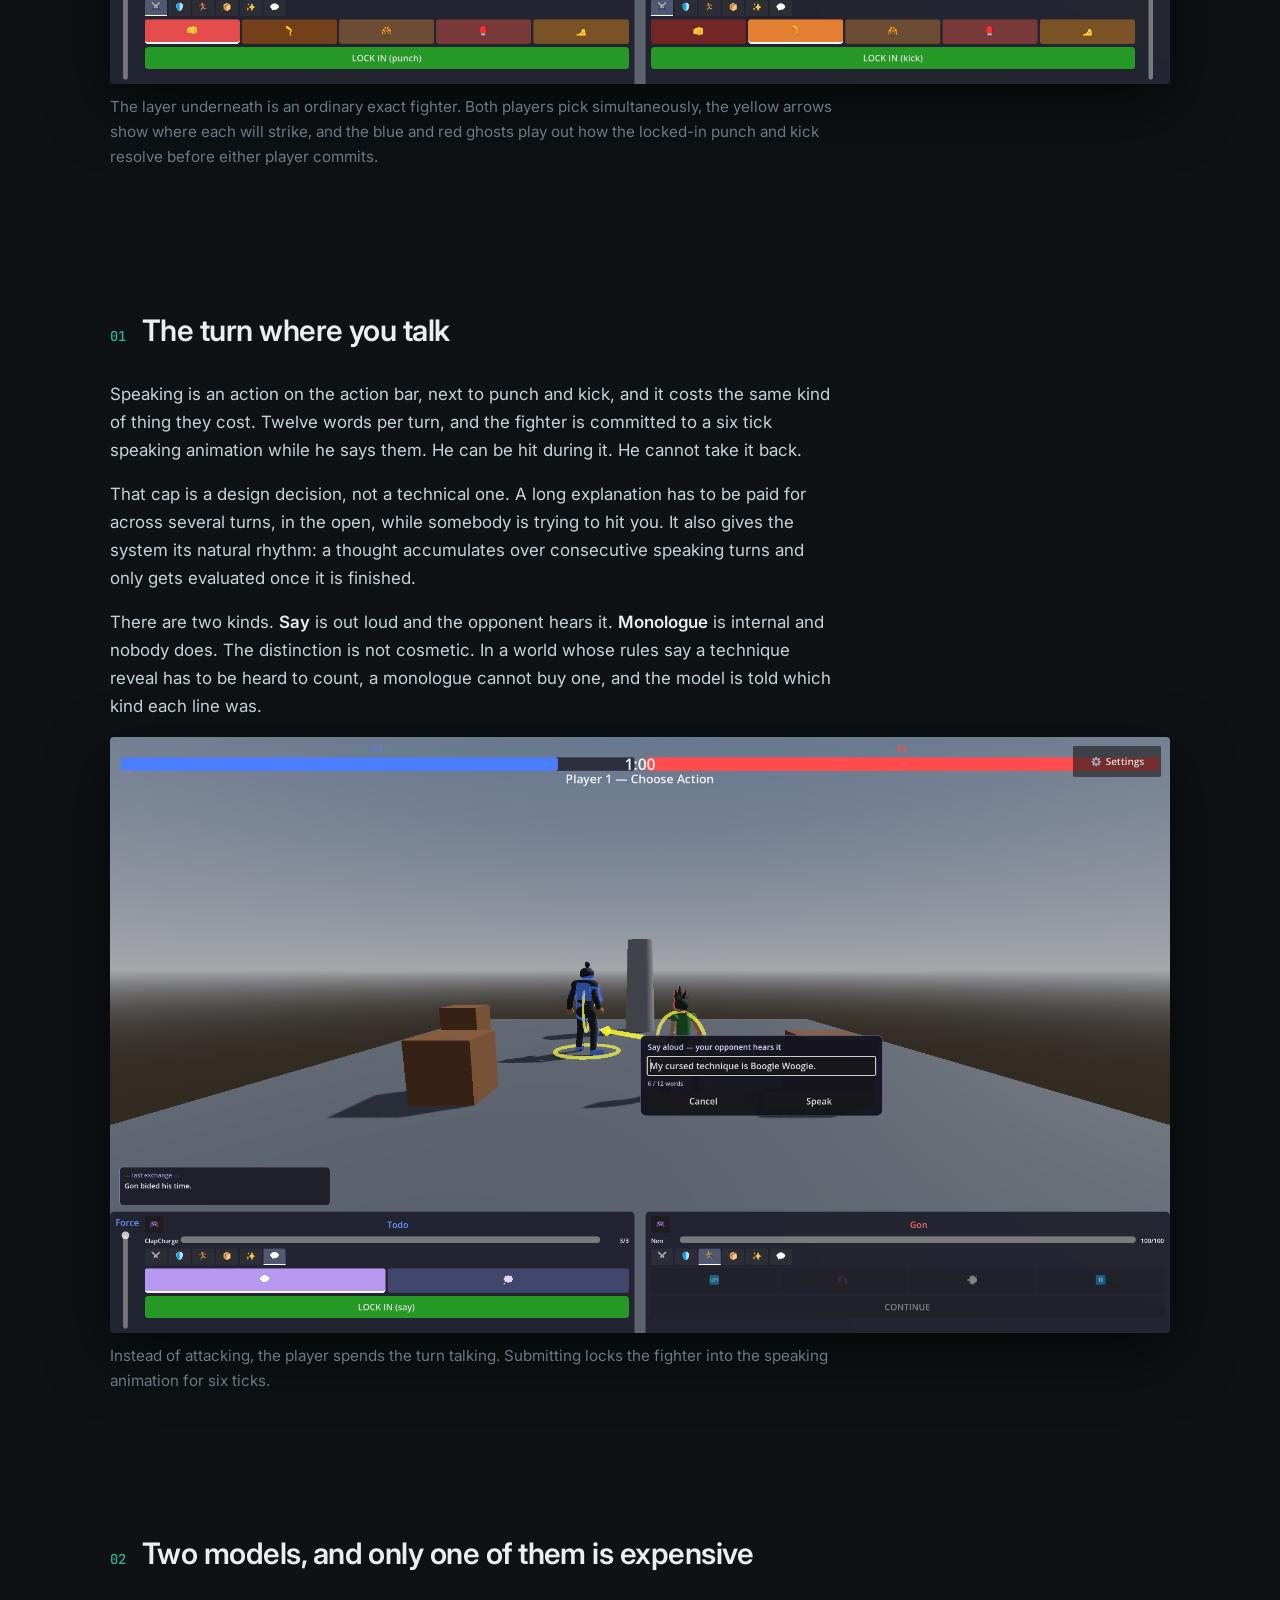
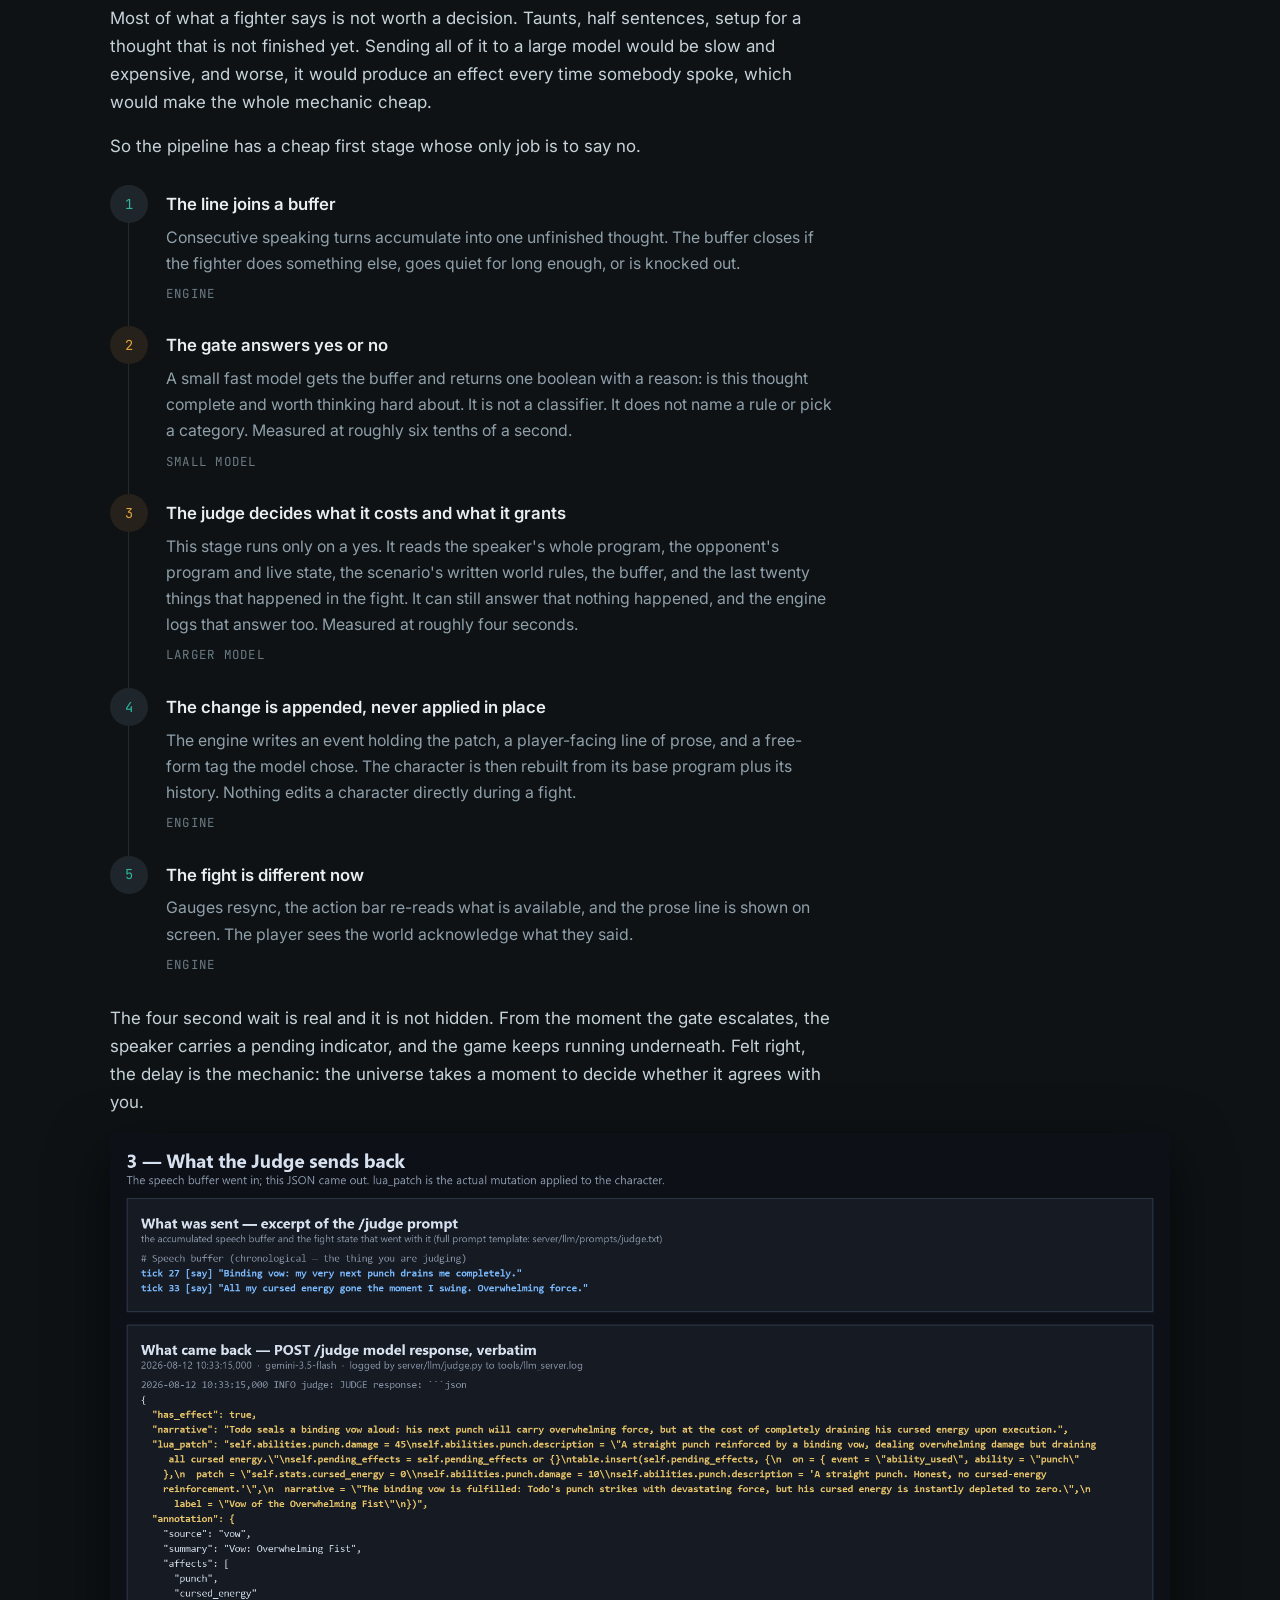
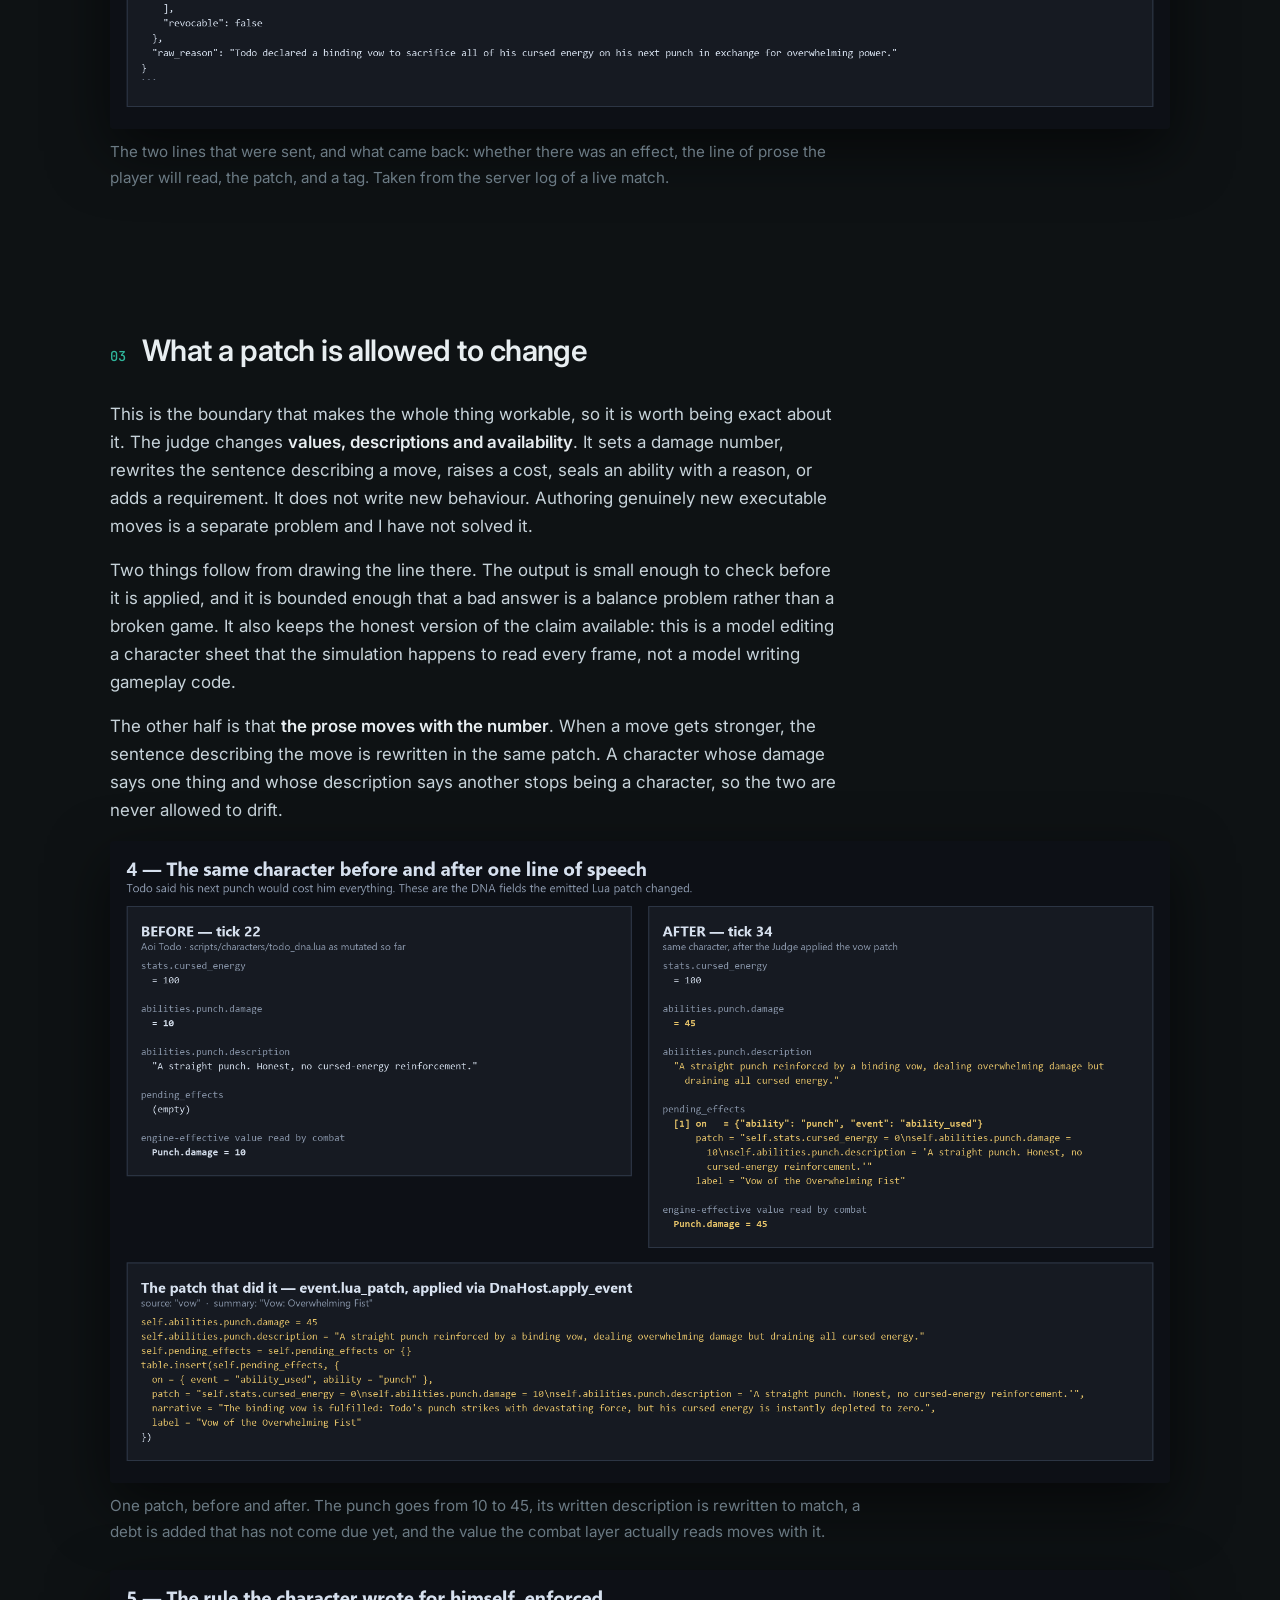
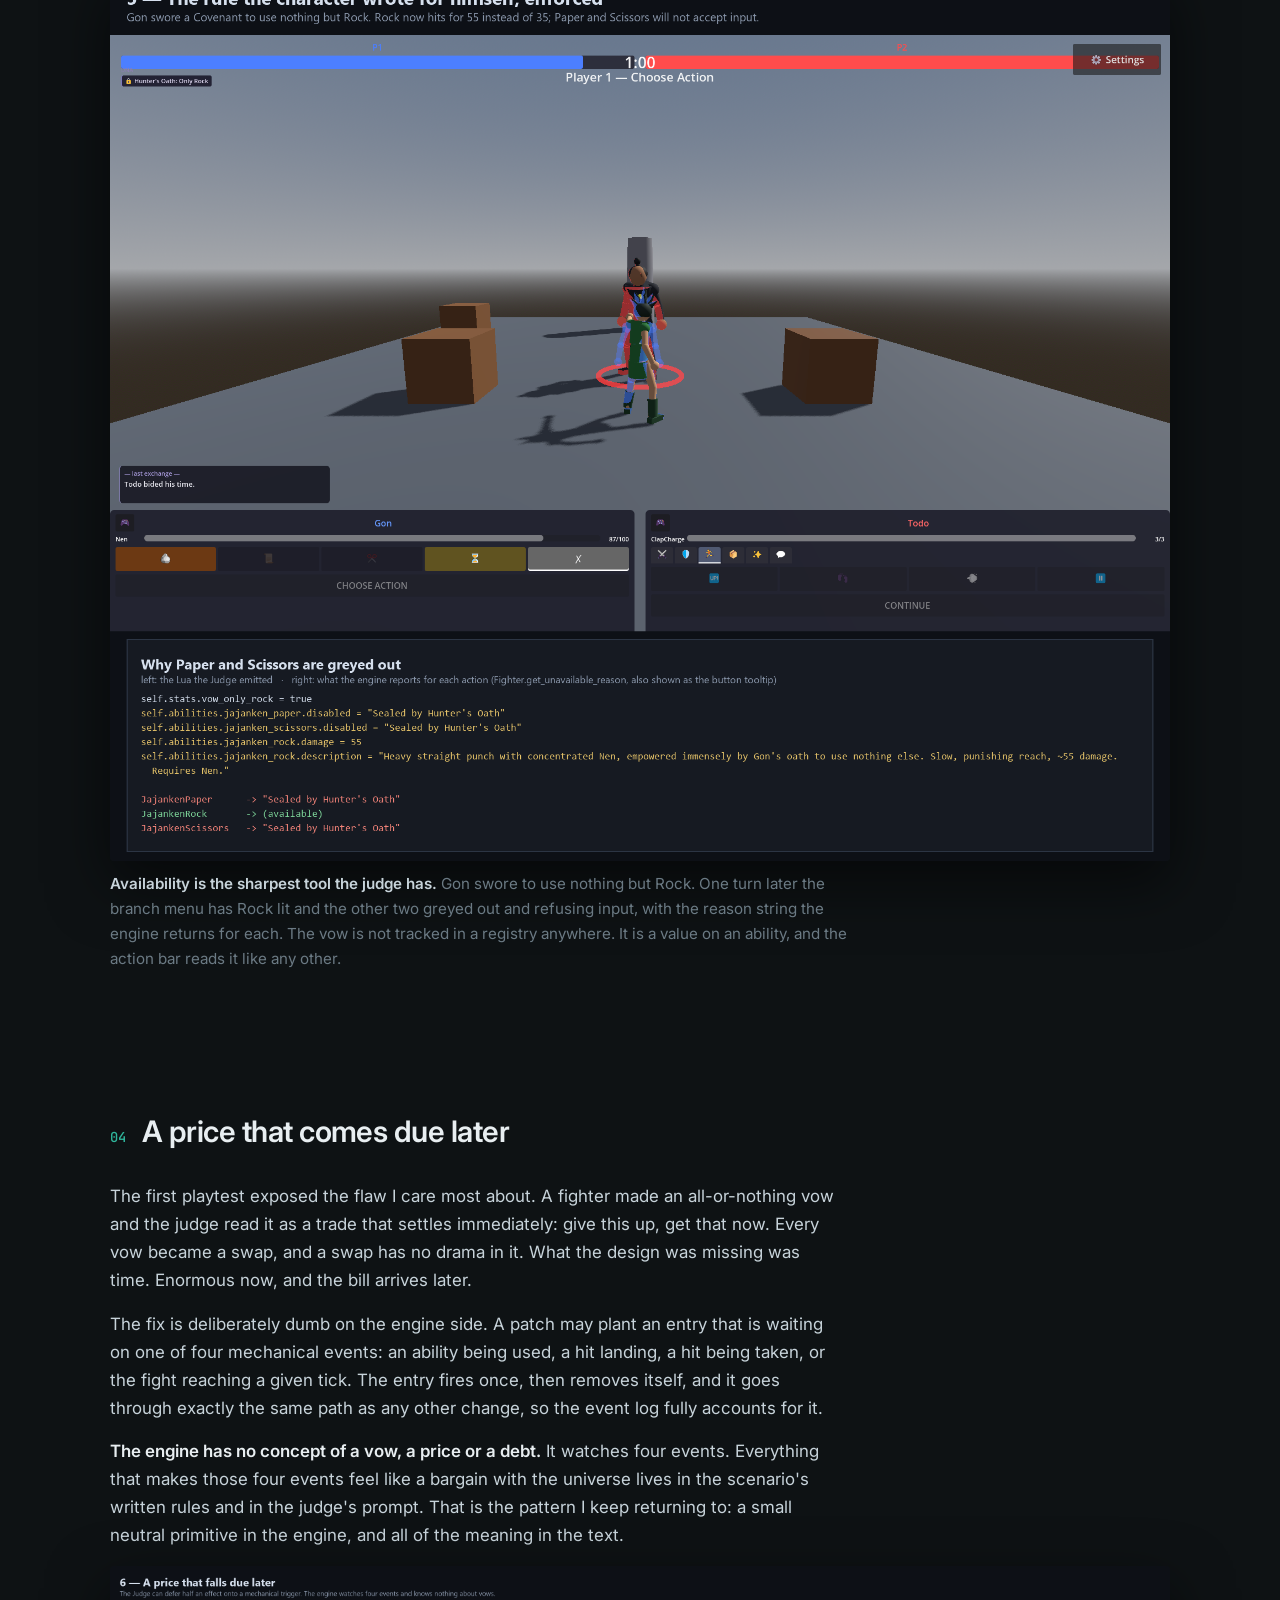
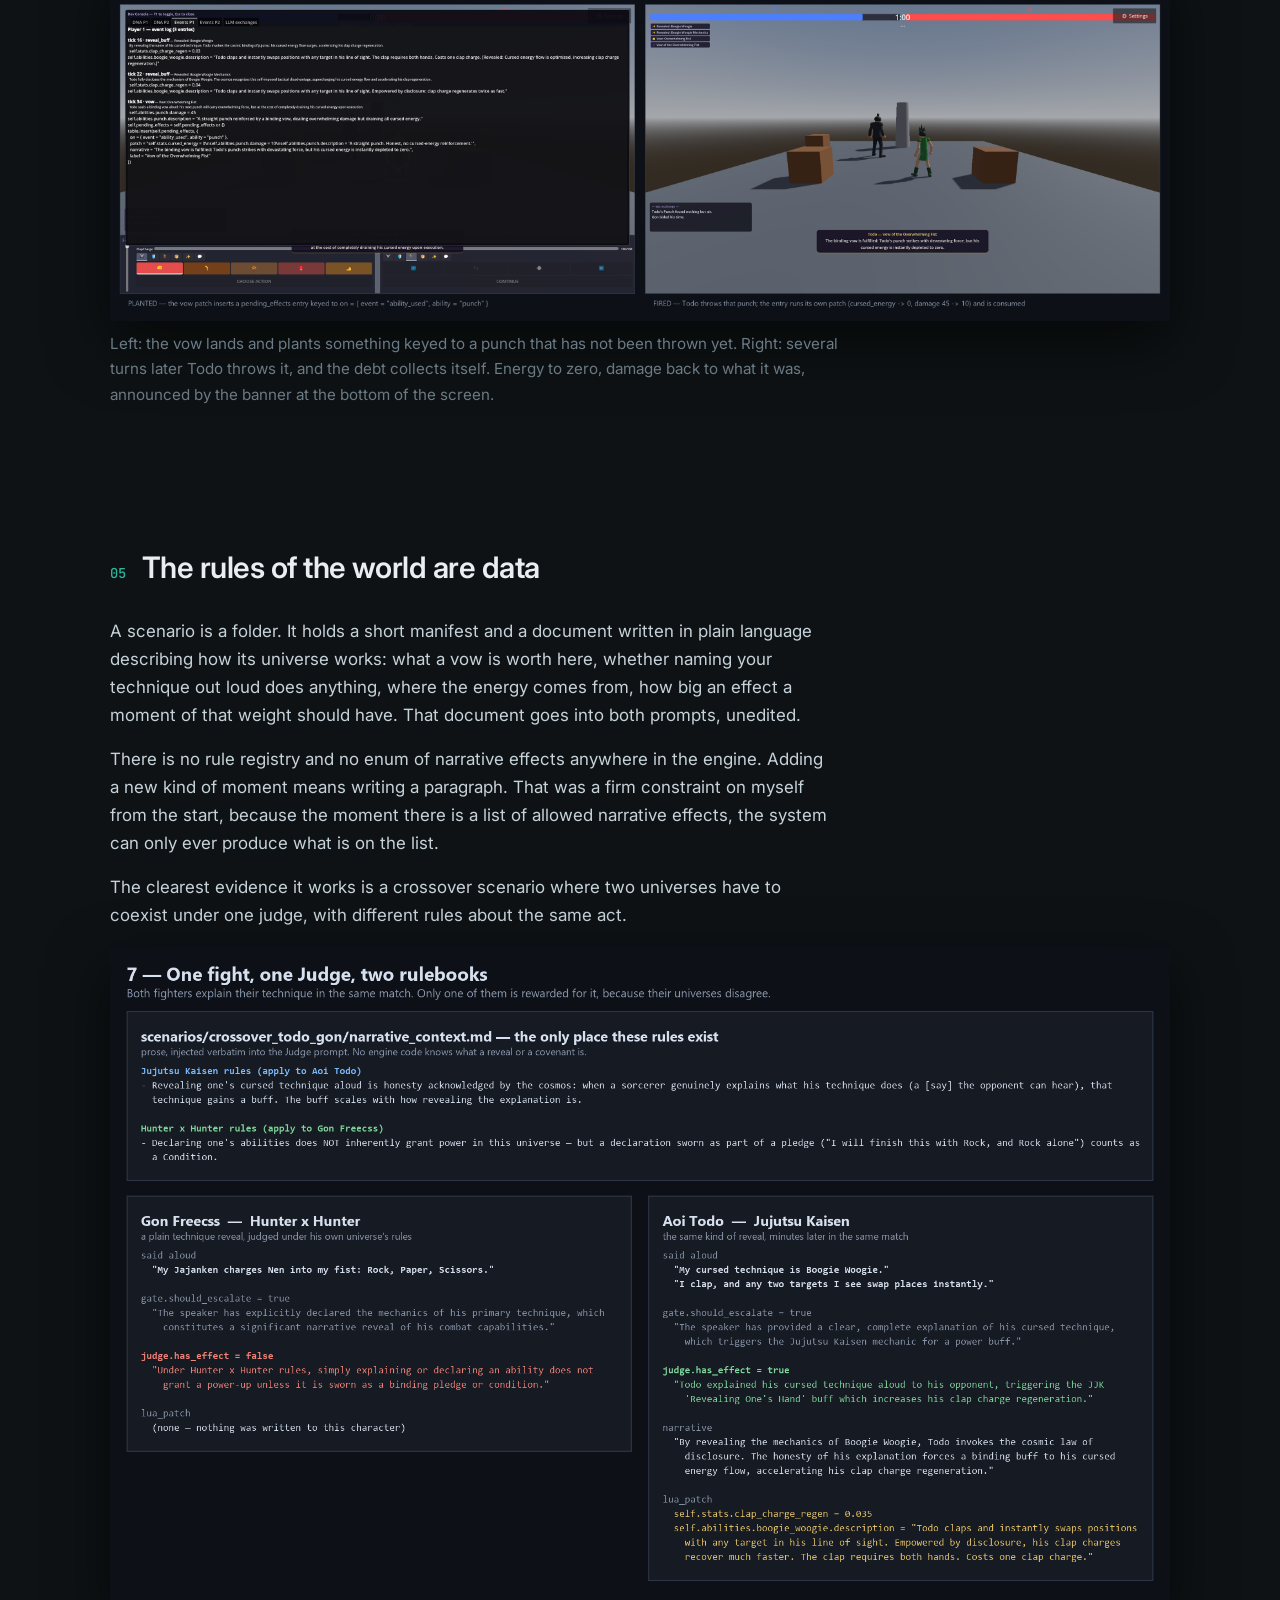
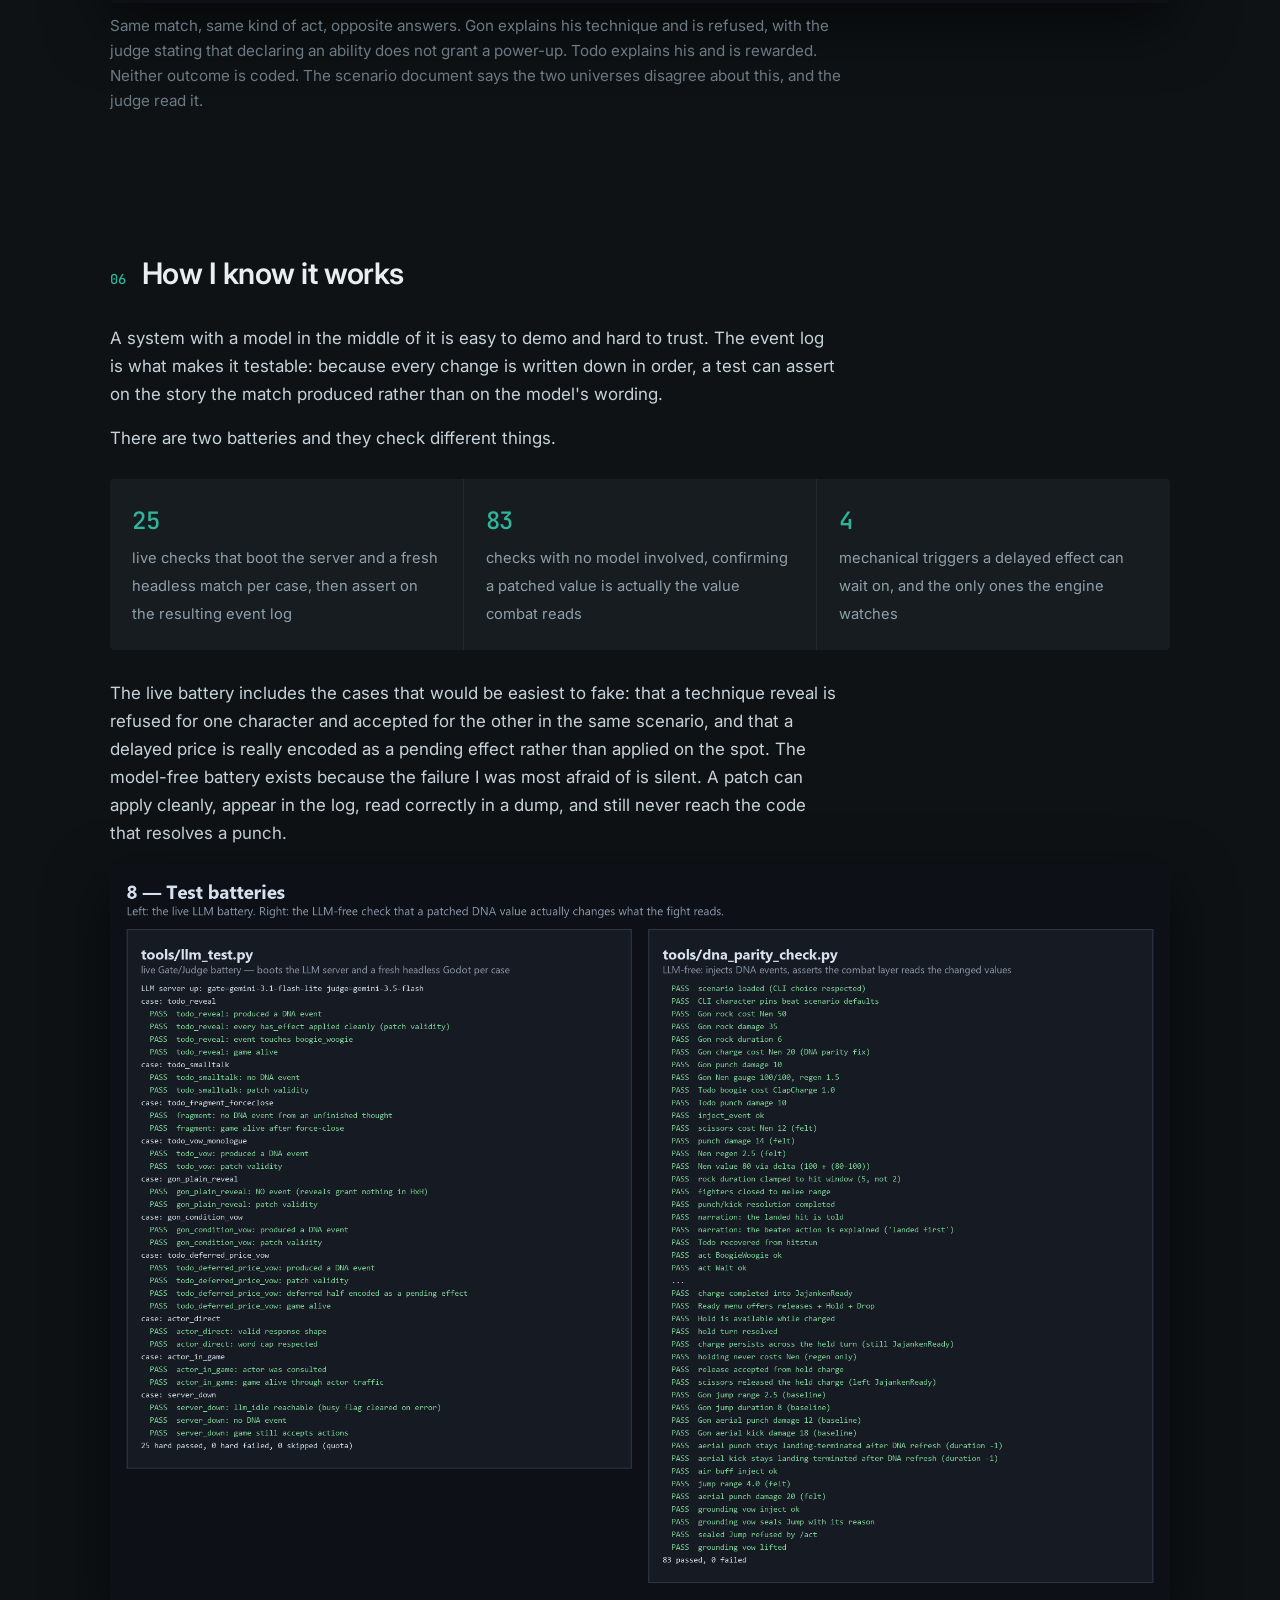
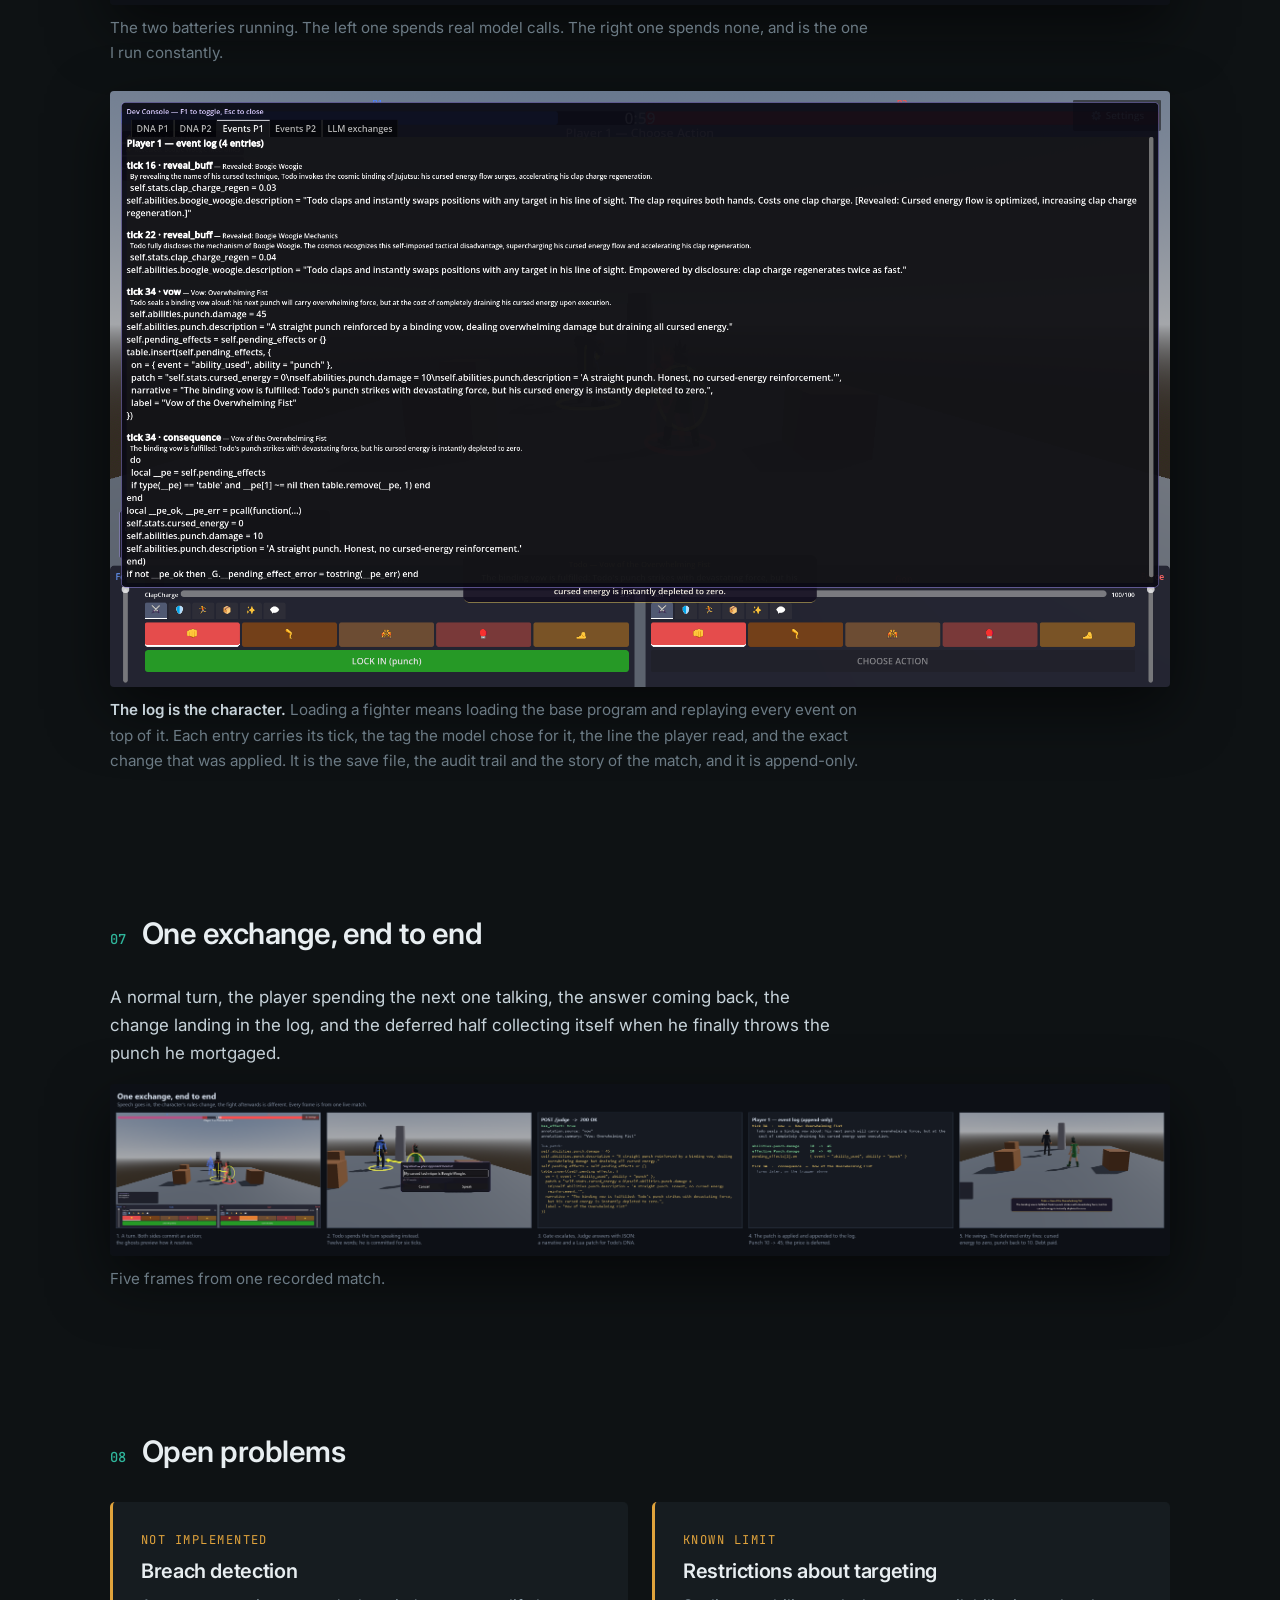
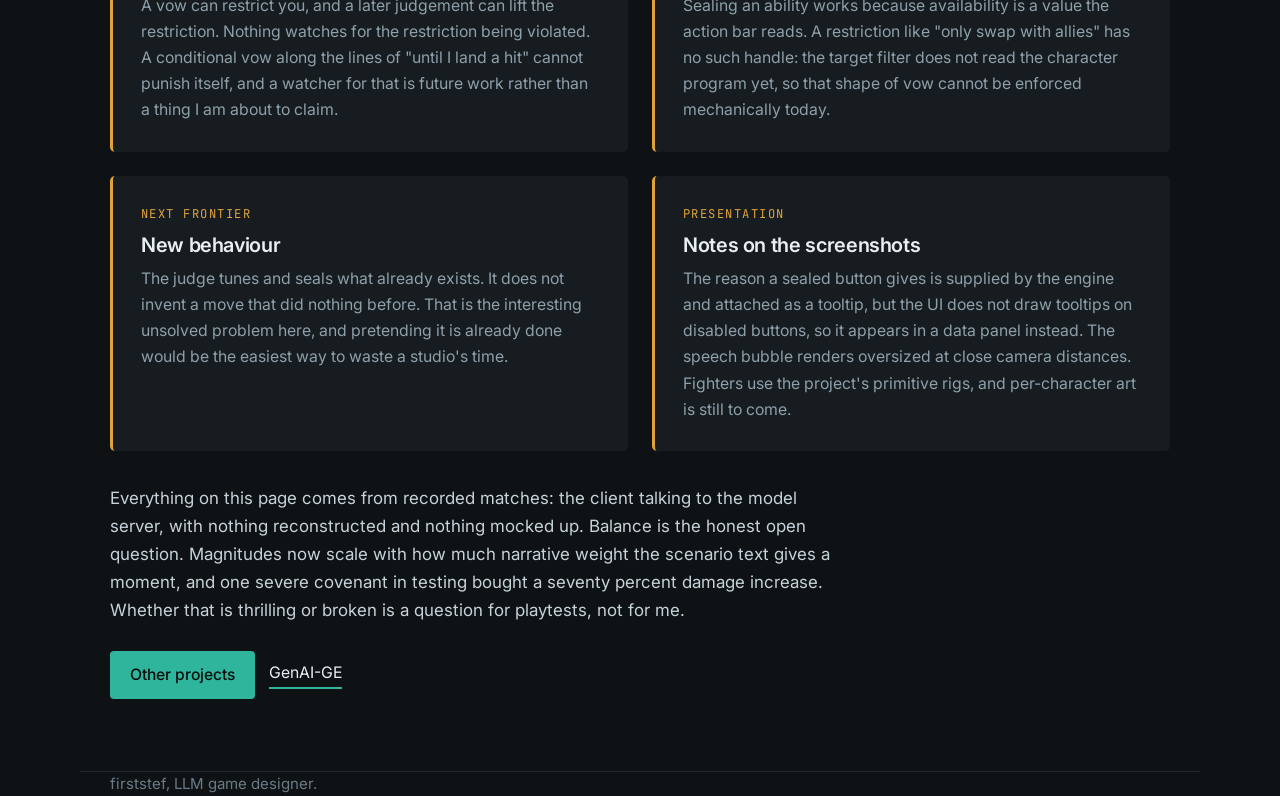
<file: power-engine/index.html>
<!doctype html>
<html lang="en">
<head>
<meta charset="utf-8">
<meta name="viewport" content="width=device-width, initial-scale=1">
<title>Power Engine, a judge model inside a fighting game · firststef</title>
<meta name="description" content="Power Engine: a 3D turn-based fighter in Godot where each character is a program and a judge model rewrites it mid fight in response to what the fighter says out loud.">
<link rel="icon" href="../assets/favicon.svg" type="image/svg+xml">
<link rel="stylesheet" href="../assets/style.css">
</head>
<body>

<div class="topbar">
  <div class="wrap">
    <a class="brand" href="../index.html"><b>first</b>stef</a>
    <nav class="nav">
      <a href="#turn">The talking turn</a>
      <a href="#pipeline">The pipeline</a>
      <a href="#surface">What a patch changes</a>
      <a href="#rules">Rules as data</a>
      <a href="#proof">How I check it</a>
      <a href="../games.html">Games</a>
      <a href="../index.html">All work</a>
    </nav>
  </div>
</div>

<header class="case-hero wrap">
  <span class="kicker">Case study</span>
  <h1>Power Engine</h1>
  <p class="lede">A 3D turn-based fighter where each character is a program rather than a set of numbers, and where spending a turn to speak is the move that edits it. A judge model reads what was said against the world's written rules and answers with a change to the speaker's own code.</p>
  <p class="team">Solo project, in development in Godot 4.6. I designed the system, wrote the world rules and the prompts, built the engine side and the model server, and wrote the test batteries.</p>
</header>

<section id="problem">
  <div class="wrap">
    <div class="prose">
      <p class="lead-q">The anime moment where someone explains their power and gets stronger for it is a rules moment, not a cutscene.</p>
      <p>Fighting games are exact. Every frame, every value, every interaction is decided before the match starts, and that exactness is the whole pleasure. Combat anime works the opposite way. A character makes a promise, gives something up, names their technique out loud, and the world answers by changing what they can do. Nothing about that is decided in advance, which is exactly why it lands.</p>
      <p>Every game that has tried to hold both ends up scripting the second one. The vow is a cutscene, the power-up is a flag, and the fifth time you see it you know it was waiting there all along. I wanted the opposite: a fighter where the rules are exact and the conversation is not, and where the thing that changes the fight is a sentence nobody wrote in advance.</p>
      <p><strong>So a character is a program, and speech is how the program gets edited.</strong> Stats, abilities, costs, requirements and the prose that describes each move all live in one Lua file per fighter. The combat layer reads that file live. If something changes it mid match, the next punch is genuinely a different punch.</p>
    </div>
    <div class="shots" style="margin-top:34px;">
      <figure>
        <img src="../assets/img/power-engine/01-combat-loop.png" alt="Two fighters mid match with action bars open and translucent preview ghosts">
        <figcaption>The layer underneath is an ordinary exact fighter. Both players pick simultaneously, the yellow arrows show where each will strike, and the blue and red ghosts play out how the locked-in punch and kick resolve before either player commits.</figcaption>
      </figure>
    </div>
  </div>
</section>

<section id="turn">
  <div class="wrap">
    <div class="section-head"><span class="num">01</span><h2>The turn where you talk</h2></div>
    <div class="prose">
      <p>Speaking is an action on the action bar, next to punch and kick, and it costs the same kind of thing they cost. Twelve words per turn, and the fighter is committed to a six tick speaking animation while he says them. He can be hit during it. He cannot take it back.</p>
      <p>That cap is a design decision, not a technical one. A long explanation has to be paid for across several turns, in the open, while somebody is trying to hit you. It also gives the system its natural rhythm: a thought accumulates over consecutive speaking turns and only gets evaluated once it is finished.</p>
      <p>There are two kinds. <strong>Say</strong> is out loud and the opponent hears it. <strong>Monologue</strong> is internal and nobody does. The distinction is not cosmetic. In a world whose rules say a technique reveal has to be heard to count, a monologue cannot buy one, and the model is told which kind each line was.</p>
    </div>
    <div class="shots">
      <figure>
        <img src="../assets/img/power-engine/02-speech-input.png" alt="The speech input box open during a match, with the word limit visible">
        <figcaption>Instead of attacking, the player spends the turn talking. Submitting locks the fighter into the speaking animation for six ticks.</figcaption>
      </figure>
    </div>
  </div>
</section>

<section id="pipeline">
  <div class="wrap">
    <div class="section-head"><span class="num">02</span><h2>Two models, and only one of them is expensive</h2></div>
    <div class="prose">
      <p>Most of what a fighter says is not worth a decision. Taunts, half sentences, setup for a thought that is not finished yet. Sending all of it to a large model would be slow and expensive, and worse, it would produce an effect every time somebody spoke, which would make the whole mechanic cheap.</p>
      <p>So the pipeline has a cheap first stage whose only job is to say no.</p>
    </div>
    <div class="steps" style="max-width:66ch;margin-top:24px;">
      <div class="step">
        <div class="n">1</div>
        <div>
          <h4>The line joins a buffer</h4>
          <p>Consecutive speaking turns accumulate into one unfinished thought. The buffer closes if the fighter does something else, goes quiet for long enough, or is knocked out.</p>
          <div class="who">Engine</div>
        </div>
      </div>
      <div class="step llm">
        <div class="n">2</div>
        <div>
          <h4>The gate answers yes or no</h4>
          <p>A small fast model gets the buffer and returns one boolean with a reason: is this thought complete and worth thinking hard about. It is not a classifier. It does not name a rule or pick a category. Measured at roughly six tenths of a second.</p>
          <div class="who">Small model</div>
        </div>
      </div>
      <div class="step llm">
        <div class="n">3</div>
        <div>
          <h4>The judge decides what it costs and what it grants</h4>
          <p>This stage runs only on a yes. It reads the speaker's whole program, the opponent's program and live state, the scenario's written world rules, the buffer, and the last twenty things that happened in the fight. It can still answer that nothing happened, and the engine logs that answer too. Measured at roughly four seconds.</p>
          <div class="who">Larger model</div>
        </div>
      </div>
      <div class="step">
        <div class="n">4</div>
        <div>
          <h4>The change is appended, never applied in place</h4>
          <p>The engine writes an event holding the patch, a player-facing line of prose, and a free-form tag the model chose. The character is then rebuilt from its base program plus its history. Nothing edits a character directly during a fight.</p>
          <div class="who">Engine</div>
        </div>
      </div>
      <div class="step">
        <div class="n">5</div>
        <div>
          <h4>The fight is different now</h4>
          <p>Gauges resync, the action bar re-reads what is available, and the prose line is shown on screen. The player sees the world acknowledge what they said.</p>
          <div class="who">Engine</div>
        </div>
      </div>
    </div>
    <div class="prose" style="margin-top:30px;">
      <p>The four second wait is real and it is not hidden. From the moment the gate escalates, the speaker carries a pending indicator, and the game keeps running underneath. Felt right, the delay is the mechanic: the universe takes a moment to decide whether it agrees with you.</p>
    </div>
    <div class="shots">
      <figure>
        <img src="../assets/img/power-engine/03-judge-response.png" alt="The two accumulated lines of speech and the judge's structured reply">
        <figcaption>The two lines that were sent, and what came back: whether there was an effect, the line of prose the player will read, the patch, and a tag. Taken from the server log of a live match.</figcaption>
      </figure>
    </div>
  </div>
</section>

<section id="surface">
  <div class="wrap">
    <div class="section-head"><span class="num">03</span><h2>What a patch is allowed to change</h2></div>
    <div class="prose">
      <p>This is the boundary that makes the whole thing workable, so it is worth being exact about it. The judge changes <strong>values, descriptions and availability</strong>. It sets a damage number, rewrites the sentence describing a move, raises a cost, seals an ability with a reason, or adds a requirement. It does not write new behaviour. Authoring genuinely new executable moves is a separate problem and I have not solved it.</p>
      <p>Two things follow from drawing the line there. The output is small enough to check before it is applied, and it is bounded enough that a bad answer is a balance problem rather than a broken game. It also keeps the honest version of the claim available: this is a model editing a character sheet that the simulation happens to read every frame, not a model writing gameplay code.</p>
      <p>The other half is that <strong>the prose moves with the number</strong>. When a move gets stronger, the sentence describing the move is rewritten in the same patch. A character whose damage says one thing and whose description says another stops being a character, so the two are never allowed to drift.</p>
    </div>
    <div class="shots">
      <figure>
        <img src="../assets/img/power-engine/04-dna-before-after.png" alt="A character's program before and after one patch is applied">
        <figcaption>One patch, before and after. The punch goes from 10 to 45, its written description is rewritten to match, a debt is added that has not come due yet, and the value the combat layer actually reads moves with it.</figcaption>
      </figure>
      <figure>
        <img src="../assets/img/power-engine/05-ability-sealed.png" alt="A character's ability menu with two branches greyed out after a vow">
        <figcaption><b>Availability is the sharpest tool the judge has.</b> Gon swore to use nothing but Rock. One turn later the branch menu has Rock lit and the other two greyed out and refusing input, with the reason string the engine returns for each. The vow is not tracked in a registry anywhere. It is a value on an ability, and the action bar reads it like any other.</figcaption>
      </figure>
    </div>
  </div>
</section>

<section id="deferred">
  <div class="wrap">
    <div class="section-head"><span class="num">04</span><h2>A price that comes due later</h2></div>
    <div class="prose">
      <p>The first playtest exposed the flaw I care most about. A fighter made an all-or-nothing vow and the judge read it as a trade that settles immediately: give this up, get that now. Every vow became a swap, and a swap has no drama in it. What the design was missing was time. Enormous now, and the bill arrives later.</p>
      <p>The fix is deliberately dumb on the engine side. A patch may plant an entry that is waiting on one of four mechanical events: an ability being used, a hit landing, a hit being taken, or the fight reaching a given tick. The entry fires once, then removes itself, and it goes through exactly the same path as any other change, so the event log fully accounts for it.</p>
      <p><strong>The engine has no concept of a vow, a price or a debt.</strong> It watches four events. Everything that makes those four events feel like a bargain with the universe lives in the scenario's written rules and in the judge's prompt. That is the pattern I keep returning to: a small neutral primitive in the engine, and all of the meaning in the text.</p>
    </div>
    <div class="shots">
      <figure>
        <img src="../assets/img/power-engine/06-deferred-effect.png" alt="A vow planting a delayed effect, and that effect firing several turns later">
        <figcaption>Left: the vow lands and plants something keyed to a punch that has not been thrown yet. Right: several turns later Todo throws it, and the debt collects itself. Energy to zero, damage back to what it was, announced by the banner at the bottom of the screen.</figcaption>
      </figure>
    </div>
  </div>
</section>

<section id="rules">
  <div class="wrap">
    <div class="section-head"><span class="num">05</span><h2>The rules of the world are data</h2></div>
    <div class="prose">
      <p>A scenario is a folder. It holds a short manifest and a document written in plain language describing how its universe works: what a vow is worth here, whether naming your technique out loud does anything, where the energy comes from, how big an effect a moment of that weight should have. That document goes into both prompts, unedited.</p>
      <p>There is no rule registry and no enum of narrative effects anywhere in the engine. Adding a new kind of moment means writing a paragraph. That was a firm constraint on myself from the start, because the moment there is a list of allowed narrative effects, the system can only ever produce what is on the list.</p>
      <p>The clearest evidence it works is a crossover scenario where two universes have to coexist under one judge, with different rules about the same act.</p>
    </div>
    <div class="shots">
      <figure>
        <img src="../assets/img/power-engine/07-crossover-two-rulebooks.png" alt="Two judgements from the same match, one refusing a reveal and one rewarding it">
        <figcaption>Same match, same kind of act, opposite answers. Gon explains his technique and is refused, with the judge stating that declaring an ability does not grant a power-up. Todo explains his and is rewarded. Neither outcome is coded. The scenario document says the two universes disagree about this, and the judge read it.</figcaption>
      </figure>
    </div>
  </div>
</section>

<section id="proof">
  <div class="wrap">
    <div class="section-head"><span class="num">06</span><h2>How I know it works</h2></div>
    <div class="prose">
      <p>A system with a model in the middle of it is easy to demo and hard to trust. The event log is what makes it testable: because every change is written down in order, a test can assert on the story the match produced rather than on the model's wording.</p>
      <p>There are two batteries and they check different things.</p>
    </div>
    <div class="facts">
      <div class="fact"><b>25</b><span>live checks that boot the server and a fresh headless match per case, then assert on the resulting event log</span></div>
      <div class="fact"><b>83</b><span>checks with no model involved, confirming a patched value is actually the value combat reads</span></div>
      <div class="fact"><b>4</b><span>mechanical triggers a delayed effect can wait on, and the only ones the engine watches</span></div>
    </div>
    <div class="prose" style="margin-top:30px;">
      <p>The live battery includes the cases that would be easiest to fake: that a technique reveal is refused for one character and accepted for the other in the same scenario, and that a delayed price is really encoded as a pending effect rather than applied on the spot. The model-free battery exists because the failure I was most afraid of is silent. A patch can apply cleanly, appear in the log, read correctly in a dump, and still never reach the code that resolves a punch.</p>
    </div>
    <div class="shots">
      <figure>
        <img src="../assets/img/power-engine/08-tests.png" alt="Output from the two test batteries">
        <figcaption>The two batteries running. The left one spends real model calls. The right one spends none, and is the one I run constantly.</figcaption>
      </figure>
      <figure>
        <img src="../assets/img/power-engine/10-event-log.png" alt="The in-game developer overlay showing a character's full event log">
        <figcaption><b>The log is the character.</b> Loading a fighter means loading the base program and replaying every event on top of it. Each entry carries its tick, the tag the model chose for it, the line the player read, and the exact change that was applied. It is the save file, the audit trail and the story of the match, and it is append-only.</figcaption>
      </figure>
    </div>
  </div>
</section>

<section id="storyboard">
  <div class="wrap">
    <div class="section-head"><span class="num">07</span><h2>One exchange, end to end</h2></div>
    <div class="prose">
      <p>A normal turn, the player spending the next one talking, the answer coming back, the change landing in the log, and the deferred half collecting itself when he finally throws the punch he mortgaged.</p>
    </div>
    <div class="shots">
      <figure>
        <img src="../assets/img/power-engine/09-storyboard.png" alt="Five frames showing one exchange from a normal turn through to the delayed consequence">
        <figcaption>Five frames from one recorded match.</figcaption>
      </figure>
    </div>
  </div>
</section>

<section id="limits">
  <div class="wrap">
    <div class="section-head"><span class="num">08</span><h2>Open problems</h2></div>
    <div class="grid cols-2">
      <article class="panel limit">
        <div class="tag">Not implemented</div>
        <h3>Breach detection</h3>
        <p>A vow can restrict you, and a later judgement can lift the restriction. Nothing watches for the restriction being violated. A conditional vow along the lines of "until I land a hit" cannot punish itself, and a watcher for that is future work rather than a thing I am about to claim.</p>
      </article>
      <article class="panel limit">
        <div class="tag">Known limit</div>
        <h3>Restrictions about targeting</h3>
        <p>Sealing an ability works because availability is a value the action bar reads. A restriction like "only swap with allies" has no such handle: the target filter does not read the character program yet, so that shape of vow cannot be enforced mechanically today.</p>
      </article>
      <article class="panel limit">
        <div class="tag">Next frontier</div>
        <h3>New behaviour</h3>
        <p>The judge tunes and seals what already exists. It does not invent a move that did nothing before. That is the interesting unsolved problem here, and pretending it is already done would be the easiest way to waste a studio's time.</p>
      </article>
      <article class="panel limit">
        <div class="tag">Presentation</div>
        <h3>Notes on the screenshots</h3>
        <p>The reason a sealed button gives is supplied by the engine and attached as a tooltip, but the UI does not draw tooltips on disabled buttons, so it appears in a data panel instead. The speech bubble renders oversized at close camera distances. Fighters use the project's primitive rigs, and per-character art is still to come.</p>
      </article>
    </div>
    <div class="prose" style="margin-top:34px;">
      <p>Everything on this page comes from recorded matches: the client talking to the model server, with nothing reconstructed and nothing mocked up. Balance is the honest open question. Magnitudes now scale with how much narrative weight the scenario text gives a moment, and one severe covenant in testing bought a seventy percent damage increase. Whether that is thrilling or broken is a question for playtests, not for me.</p>
      <div class="cta" style="margin-top:26px;">
        <a class="btn" href="../index.html">Other projects</a>
        <a class="link" href="../genai-ge/index.html">GenAI-GE</a>
      </div>
    </div>
  </div>
</section>

<footer class="wrap">
  firststef, LLM game designer.
</footer>

<script src="../assets/lightbox.js"></script>
</body>
</html>
</file>
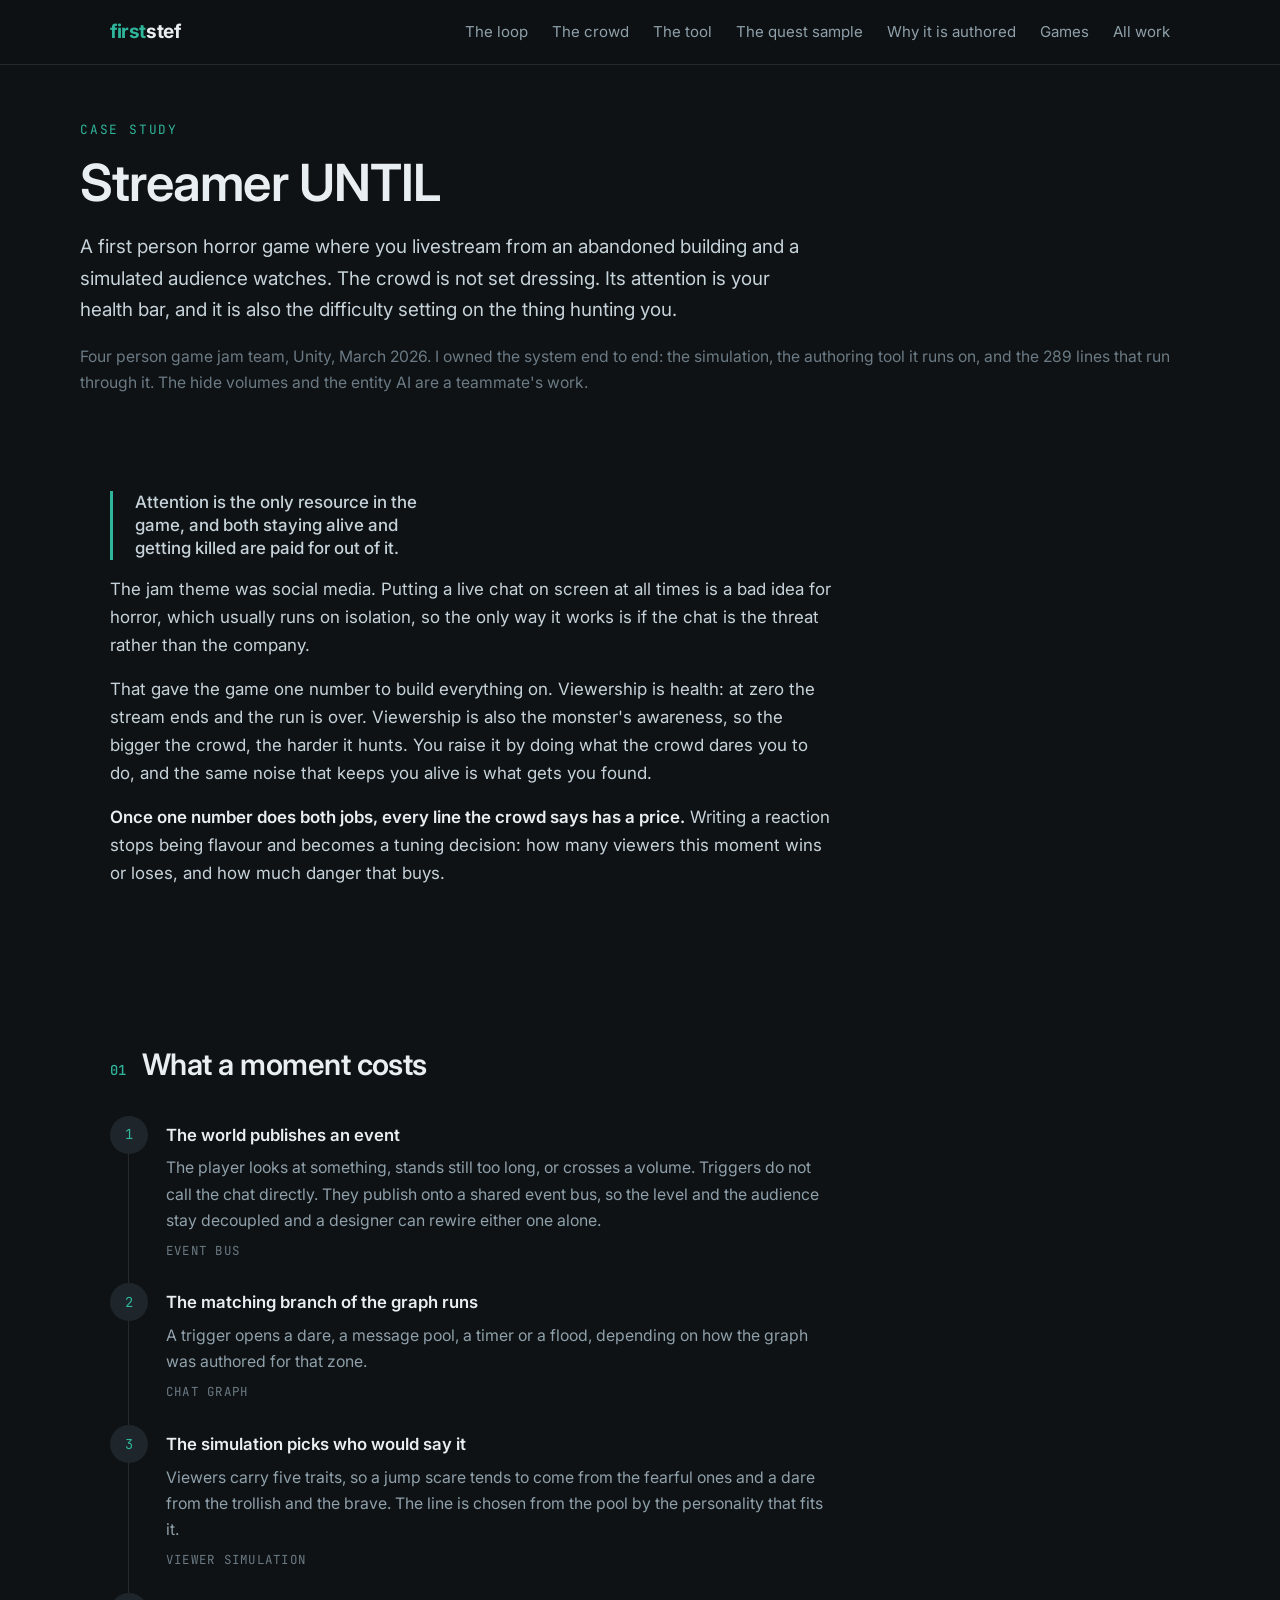
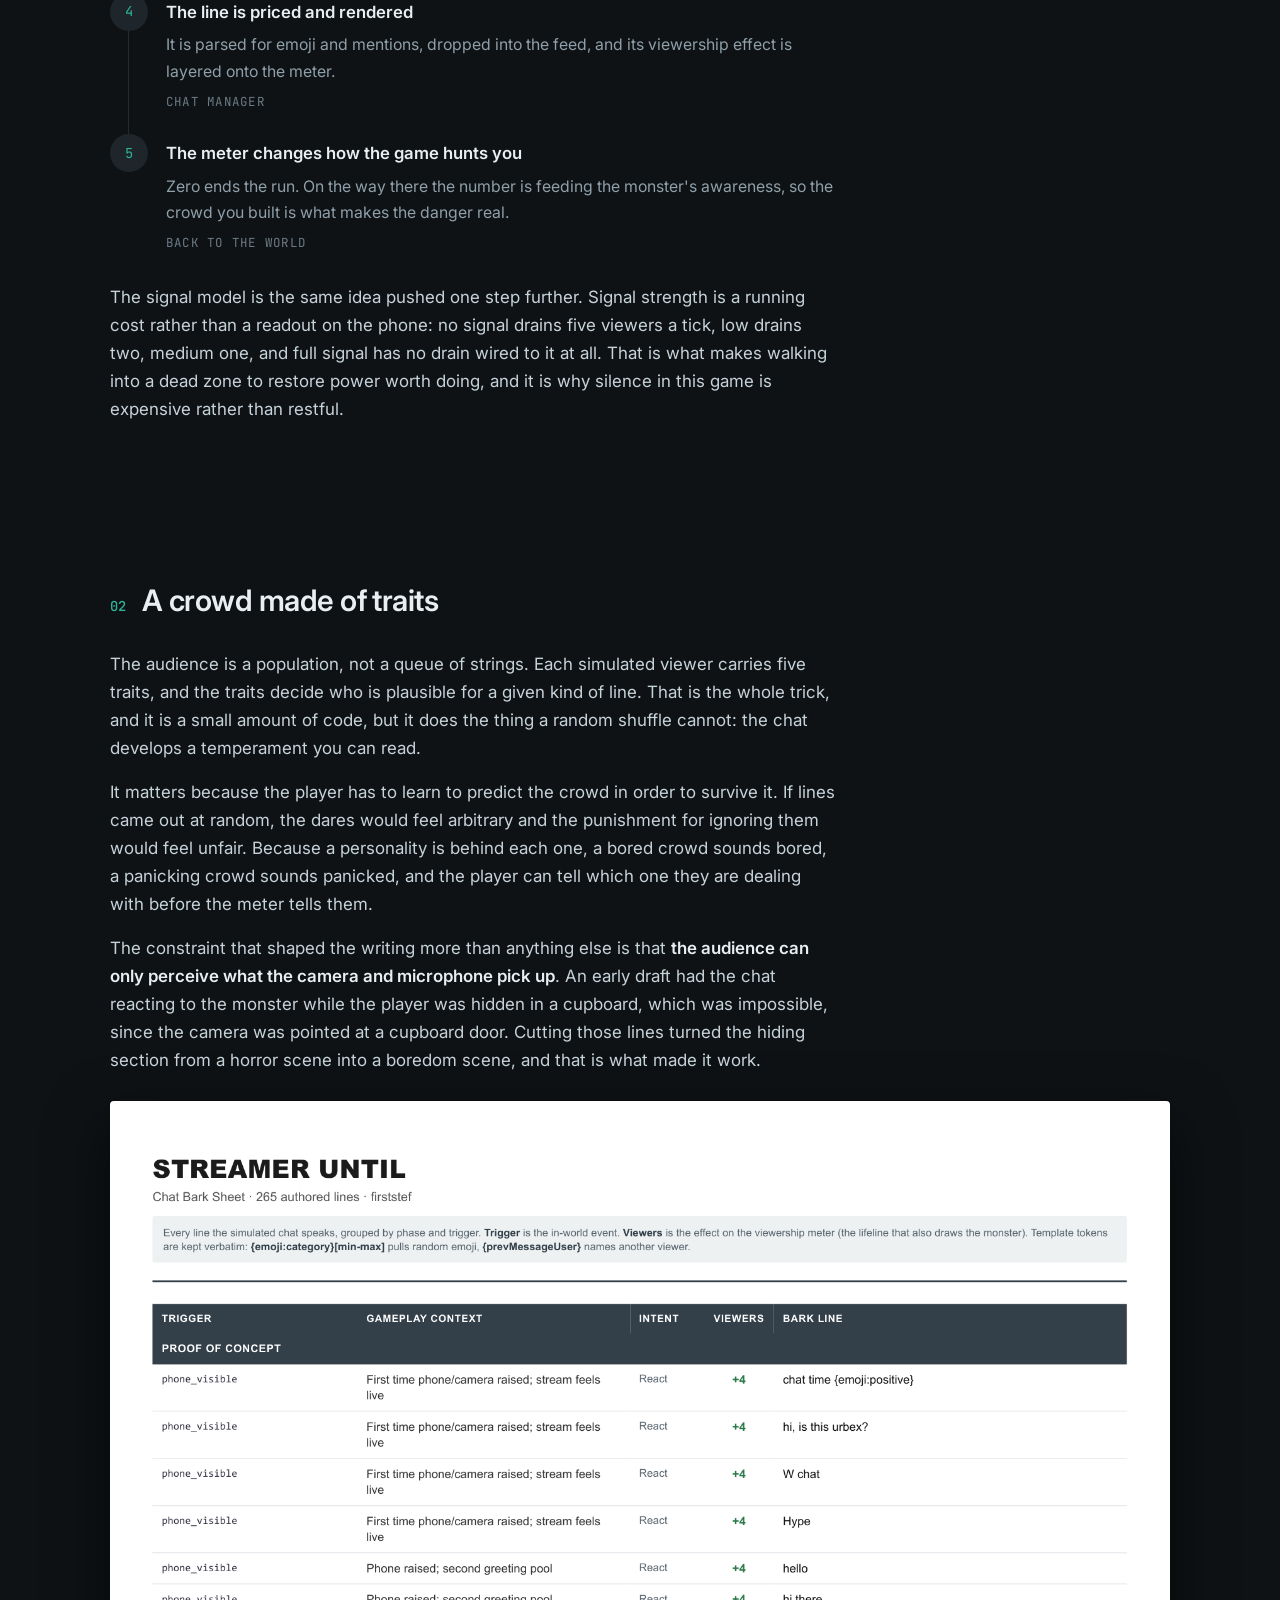
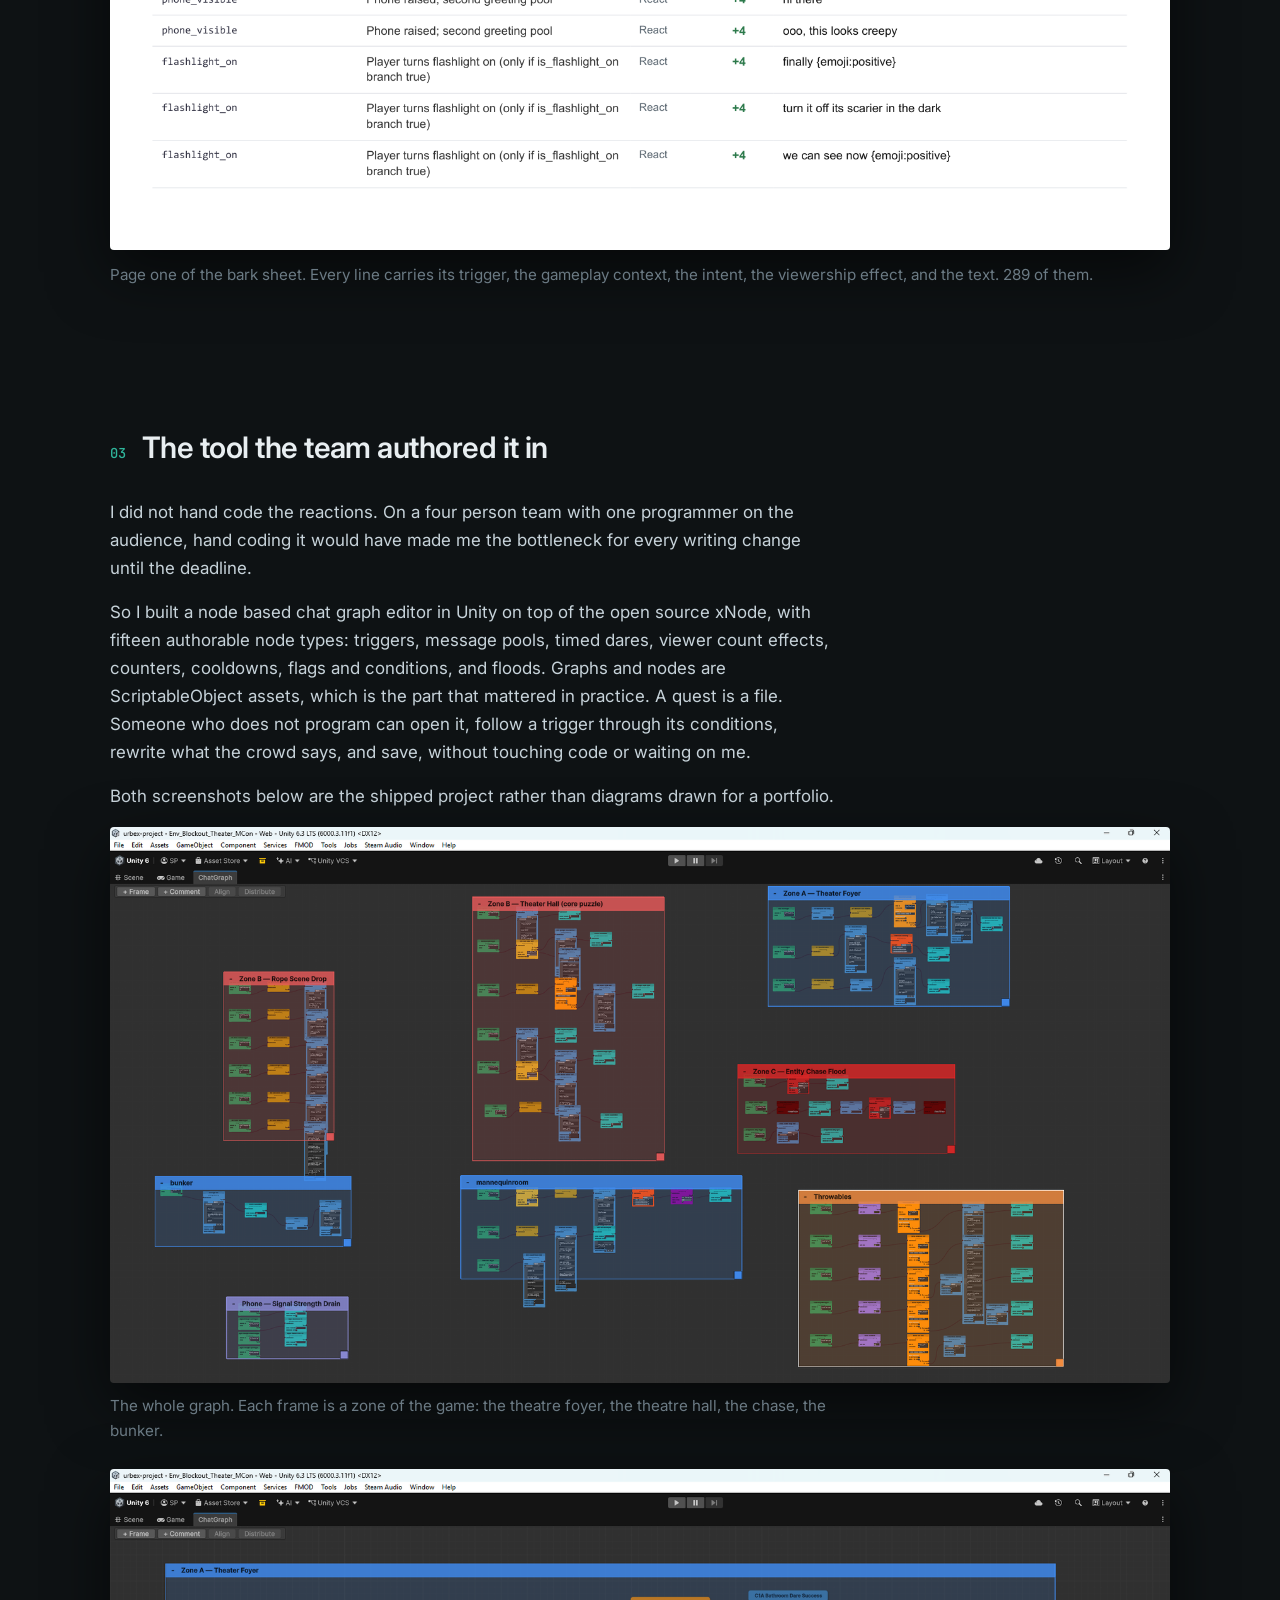
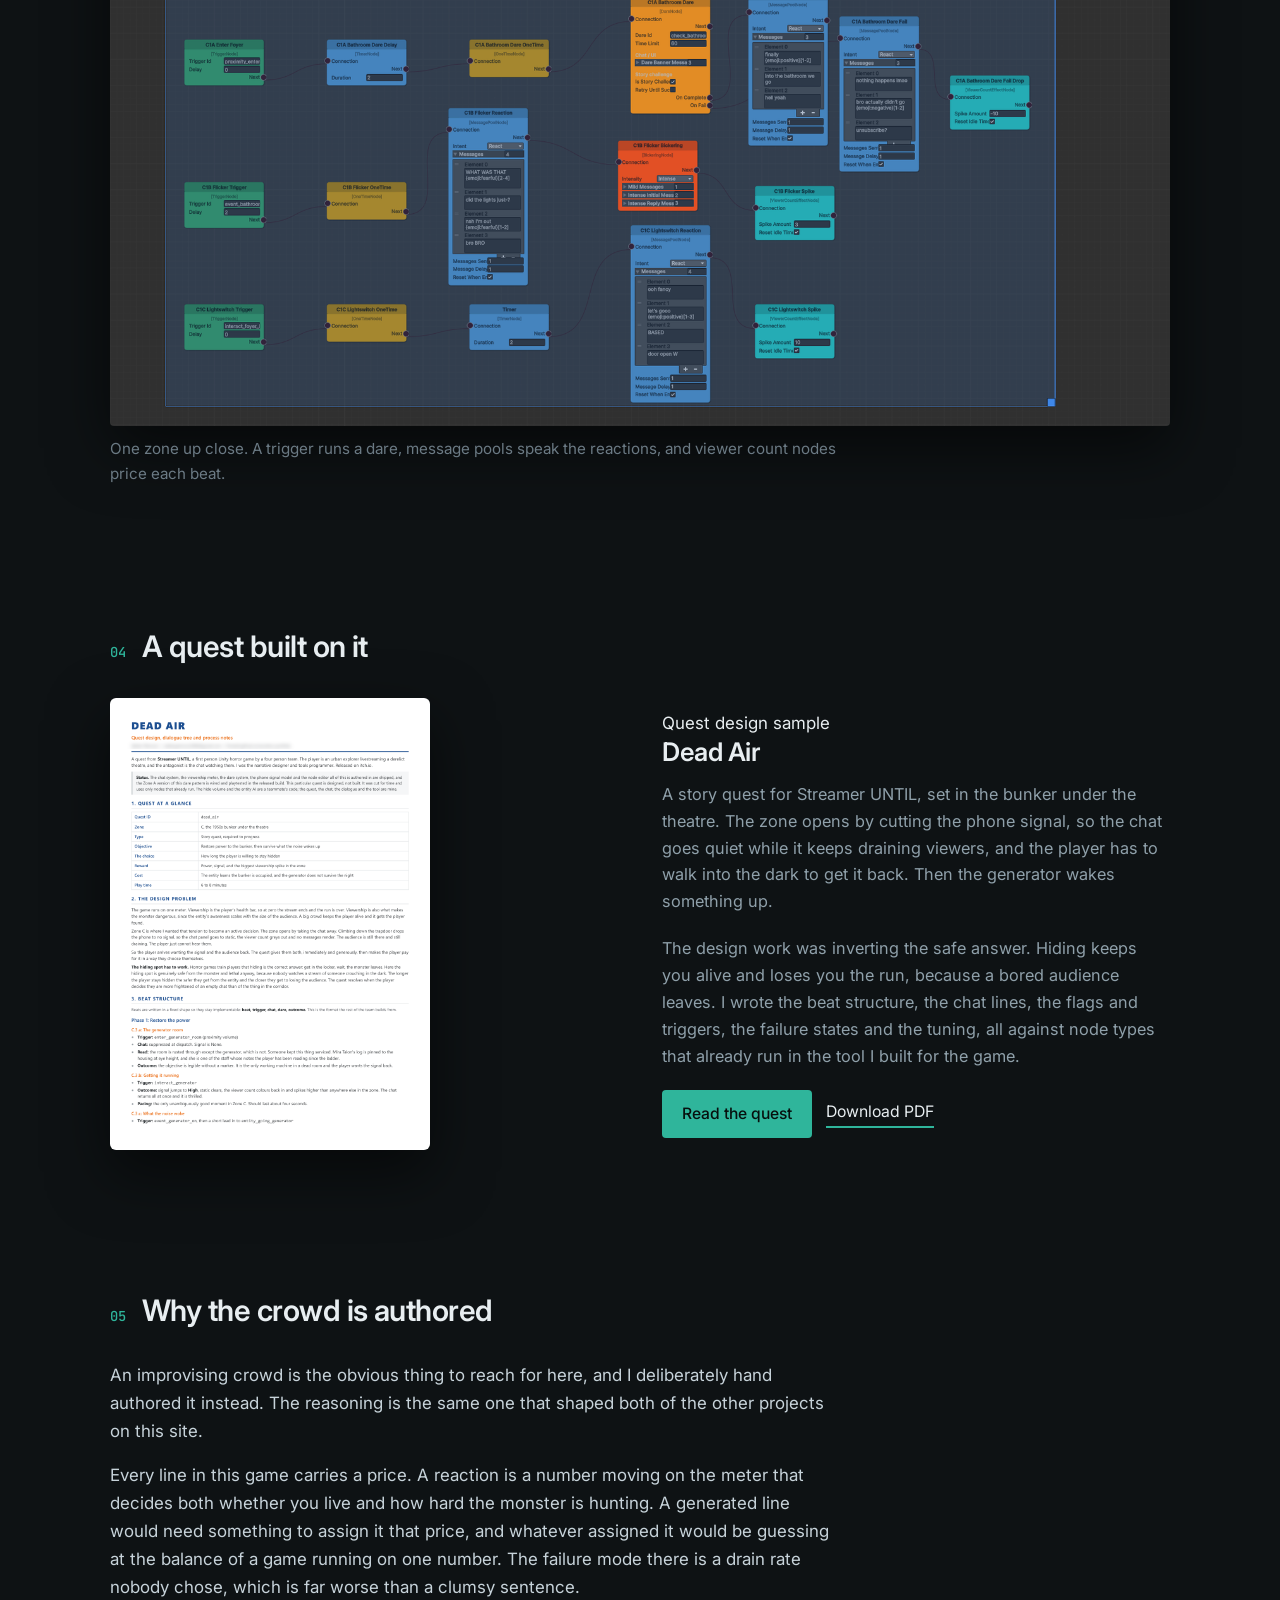
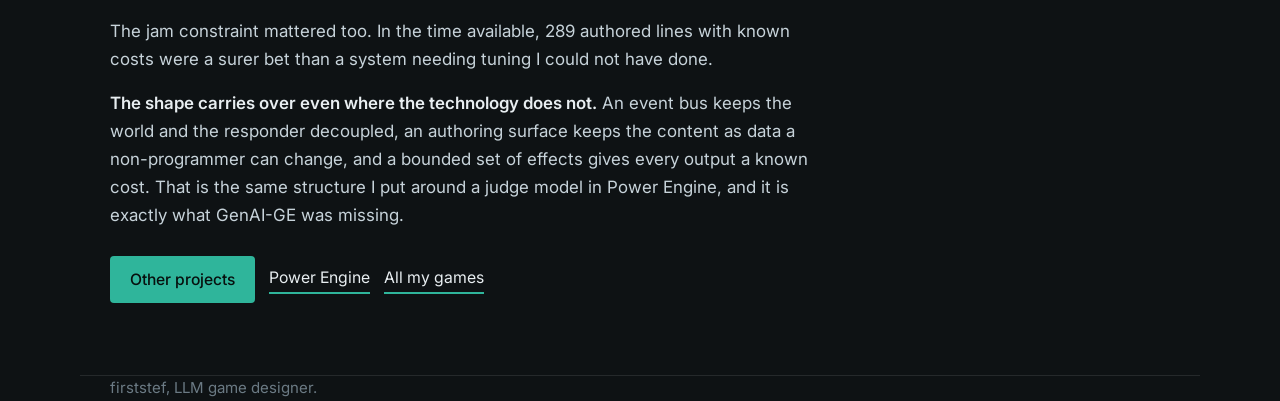
<file: until/index.html>
<!doctype html>
<html lang="en">
<head>
<meta charset="utf-8">
<meta name="viewport" content="width=device-width, initial-scale=1">
<title>Streamer UNTIL, a simulated audience as the antagonist · firststef</title>
<meta name="description" content="Streamer UNTIL: a simulated crowd whose attention is the player's health bar and the monster's difficulty setting, authored in a node based tool built for the team.">
<link rel="icon" href="../assets/favicon.svg" type="image/svg+xml">
<link rel="stylesheet" href="../assets/style.css">
</head>
<body>

<div class="topbar">
  <div class="wrap">
    <a class="brand" href="../index.html"><b>first</b>stef</a>
    <nav class="nav">
      <a href="#loop">The loop</a>
      <a href="#sim">The crowd</a>
      <a href="#tool">The tool</a>
      <a href="#quest">The quest sample</a>
      <a href="#nomodel">Why it is authored</a>
      <a href="../games.html">Games</a>
      <a href="../index.html">All work</a>
    </nav>
  </div>
</div>

<header class="case-hero wrap">
  <span class="kicker">Case study</span>
  <h1>Streamer UNTIL</h1>
  <p class="lede">A first person horror game where you livestream from an abandoned building and a simulated audience watches. The crowd is not set dressing. Its attention is your health bar, and it is also the difficulty setting on the thing hunting you.</p>
  <p class="team">Four person game jam team, Unity, March 2026. I owned the system end to end: the simulation, the authoring tool it runs on, and the 289 lines that run through it. The hide volumes and the entity AI are a teammate's work.</p>
</header>

<section id="problem">
  <div class="wrap">
    <div class="prose">
      <p class="lead-q">Attention is the only resource in the game, and both staying alive and getting killed are paid for out of it.</p>
      <p>The jam theme was social media. Putting a live chat on screen at all times is a bad idea for horror, which usually runs on isolation, so the only way it works is if the chat is the threat rather than the company.</p>
      <p>That gave the game one number to build everything on. Viewership is health: at zero the stream ends and the run is over. Viewership is also the monster's awareness, so the bigger the crowd, the harder it hunts. You raise it by doing what the crowd dares you to do, and the same noise that keeps you alive is what gets you found.</p>
      <p><strong>Once one number does both jobs, every line the crowd says has a price.</strong> Writing a reaction stops being flavour and becomes a tuning decision: how many viewers this moment wins or loses, and how much danger that buys.</p>
    </div>
  </div>
</section>

<section id="loop">
  <div class="wrap">
    <div class="section-head"><span class="num">01</span><h2>What a moment costs</h2></div>
    <div class="steps" style="max-width:66ch;">
      <div class="step">
        <div class="n">1</div>
        <div>
          <h4>The world publishes an event</h4>
          <p>The player looks at something, stands still too long, or crosses a volume. Triggers do not call the chat directly. They publish onto a shared event bus, so the level and the audience stay decoupled and a designer can rewire either one alone.</p>
          <div class="who">Event bus</div>
        </div>
      </div>
      <div class="step">
        <div class="n">2</div>
        <div>
          <h4>The matching branch of the graph runs</h4>
          <p>A trigger opens a dare, a message pool, a timer or a flood, depending on how the graph was authored for that zone.</p>
          <div class="who">Chat graph</div>
        </div>
      </div>
      <div class="step">
        <div class="n">3</div>
        <div>
          <h4>The simulation picks who would say it</h4>
          <p>Viewers carry five traits, so a jump scare tends to come from the fearful ones and a dare from the trollish and the brave. The line is chosen from the pool by the personality that fits it.</p>
          <div class="who">Viewer simulation</div>
        </div>
      </div>
      <div class="step">
        <div class="n">4</div>
        <div>
          <h4>The line is priced and rendered</h4>
          <p>It is parsed for emoji and mentions, dropped into the feed, and its viewership effect is layered onto the meter.</p>
          <div class="who">Chat manager</div>
        </div>
      </div>
      <div class="step">
        <div class="n">5</div>
        <div>
          <h4>The meter changes how the game hunts you</h4>
          <p>Zero ends the run. On the way there the number is feeding the monster's awareness, so the crowd you built is what makes the danger real.</p>
          <div class="who">Back to the world</div>
        </div>
      </div>
    </div>
    <div class="prose" style="margin-top:30px;">
      <p>The signal model is the same idea pushed one step further. Signal strength is a running cost rather than a readout on the phone: no signal drains five viewers a tick, low drains two, medium one, and full signal has no drain wired to it at all. That is what makes walking into a dead zone to restore power worth doing, and it is why silence in this game is expensive rather than restful.</p>
    </div>
  </div>
</section>

<section id="sim">
  <div class="wrap">
    <div class="section-head"><span class="num">02</span><h2>A crowd made of traits</h2></div>
    <div class="prose">
      <p>The audience is a population, not a queue of strings. Each simulated viewer carries five traits, and the traits decide who is plausible for a given kind of line. That is the whole trick, and it is a small amount of code, but it does the thing a random shuffle cannot: the chat develops a temperament you can read.</p>
      <p>It matters because the player has to learn to predict the crowd in order to survive it. If lines came out at random, the dares would feel arbitrary and the punishment for ignoring them would feel unfair. Because a personality is behind each one, a bored crowd sounds bored, a panicking crowd sounds panicked, and the player can tell which one they are dealing with before the meter tells them.</p>
      <p>The constraint that shaped the writing more than anything else is that <strong>the audience can only perceive what the camera and microphone pick up</strong>. An early draft had the chat reacting to the monster while the player was hidden in a cupboard, which was impossible, since the camera was pointed at a cupboard door. Cutting those lines turned the hiding section from a horror scene into a boredom scene, and that is what made it work.</p>
    </div>
    <a class="doc-figure" href="../assets/img/until/until-barks-teaser.png" target="_blank" rel="noopener">
      <img src="../assets/img/until/until-barks-teaser.png" alt="First page of the bark sheet, showing trigger, context, intent, viewership effect and line">
      <figcaption>Page one of the bark sheet. Every line carries its trigger, the gameplay context, the intent, the viewership effect, and the text. 289 of them.</figcaption>
    </a>
  </div>
</section>

<section id="tool">
  <div class="wrap">
    <div class="section-head"><span class="num">03</span><h2>The tool the team authored it in</h2></div>
    <div class="prose">
      <p>I did not hand code the reactions. On a four person team with one programmer on the audience, hand coding it would have made me the bottleneck for every writing change until the deadline.</p>
      <p>So I built a node based chat graph editor in Unity on top of the open source xNode, with fifteen authorable node types: triggers, message pools, timed dares, viewer count effects, counters, cooldowns, flags and conditions, and floods. Graphs and nodes are ScriptableObject assets, which is the part that mattered in practice. A quest is a file. Someone who does not program can open it, follow a trigger through its conditions, rewrite what the crowd says, and save, without touching code or waiting on me.</p>
      <p>Both screenshots below are the shipped project rather than diagrams drawn for a portfolio.</p>
    </div>
    <div class="shots">
      <figure>
        <img src="../assets/img/until/chatgraph-overview.png" alt="The whole chat graph, organised into framed zones">
        <figcaption>The whole graph. Each frame is a zone of the game: the theatre foyer, the theatre hall, the chase, the bunker.</figcaption>
      </figure>
      <figure>
        <img src="../assets/img/until/chatgraph-detail.png" alt="One zone of the chat graph up close">
        <figcaption>One zone up close. A trigger runs a dare, message pools speak the reactions, and viewer count nodes price each beat.</figcaption>
      </figure>
    </div>
  </div>
</section>

<section id="quest">
  <div class="wrap">
    <div class="section-head"><span class="num">04</span><h2>A quest built on it</h2></div>
    <div class="split">
      <div class="media resume-media">
        <a class="doc-thumb" href="../viewer.html?doc=docs/dead-air-quest.pdf&amp;title=Dead%20Air">
          <img src="../docs/thumbs/dead-air.png" alt="Dead Air quest design sample, first page">
        </a>
      </div>
      <div class="body">
        <div class="tag">Quest design sample</div>
        <h3>Dead Air</h3>
        <p>A story quest for Streamer UNTIL, set in the bunker under the theatre. The zone opens by cutting the phone signal, so the chat goes quiet while it keeps draining viewers, and the player has to walk into the dark to get it back. Then the generator wakes something up.</p>
        <p>The design work was inverting the safe answer. Hiding keeps you alive and loses you the run, because a bored audience leaves. I wrote the beat structure, the chat lines, the flags and triggers, the failure states and the tuning, all against node types that already run in the tool I built for the game.</p>
        <div class="cta">
          <a class="btn" href="../viewer.html?doc=docs/dead-air-quest.pdf&amp;title=Dead%20Air">Read the quest</a>
          <a class="link" href="../docs/dead-air-quest.pdf" download>Download PDF</a>
        </div>
      </div>
    </div>
  </div>
</section>

<section id="nomodel">
  <div class="wrap">
    <div class="section-head"><span class="num">05</span><h2>Why the crowd is authored</h2></div>
    <div class="prose">
      <p>An improvising crowd is the obvious thing to reach for here, and I deliberately hand authored it instead. The reasoning is the same one that shaped both of the other projects on this site.</p>
      <p>Every line in this game carries a price. A reaction is a number moving on the meter that decides both whether you live and how hard the monster is hunting. A generated line would need something to assign it that price, and whatever assigned it would be guessing at the balance of a game running on one number. The failure mode there is a drain rate nobody chose, which is far worse than a clumsy sentence.</p>
      <p>The jam constraint mattered too. In the time available, 289 authored lines with known costs were a surer bet than a system needing tuning I could not have done.</p>
      <p><strong>The shape carries over even where the technology does not.</strong> An event bus keeps the world and the responder decoupled, an authoring surface keeps the content as data a non-programmer can change, and a bounded set of effects gives every output a known cost. That is the same structure I put around a judge model in Power Engine, and it is exactly what GenAI-GE was missing.</p>
      <div class="cta" style="margin-top:26px;">
        <a class="btn" href="../index.html">Other projects</a>
        <a class="link" href="../power-engine/index.html">Power Engine</a>
        <a class="link" href="../games.html">All my games</a>
      </div>
    </div>
  </div>
</section>

<footer class="wrap">
  firststef, LLM game designer.
</footer>

<script src="../assets/lightbox.js"></script>
</body>
</html>
</file>
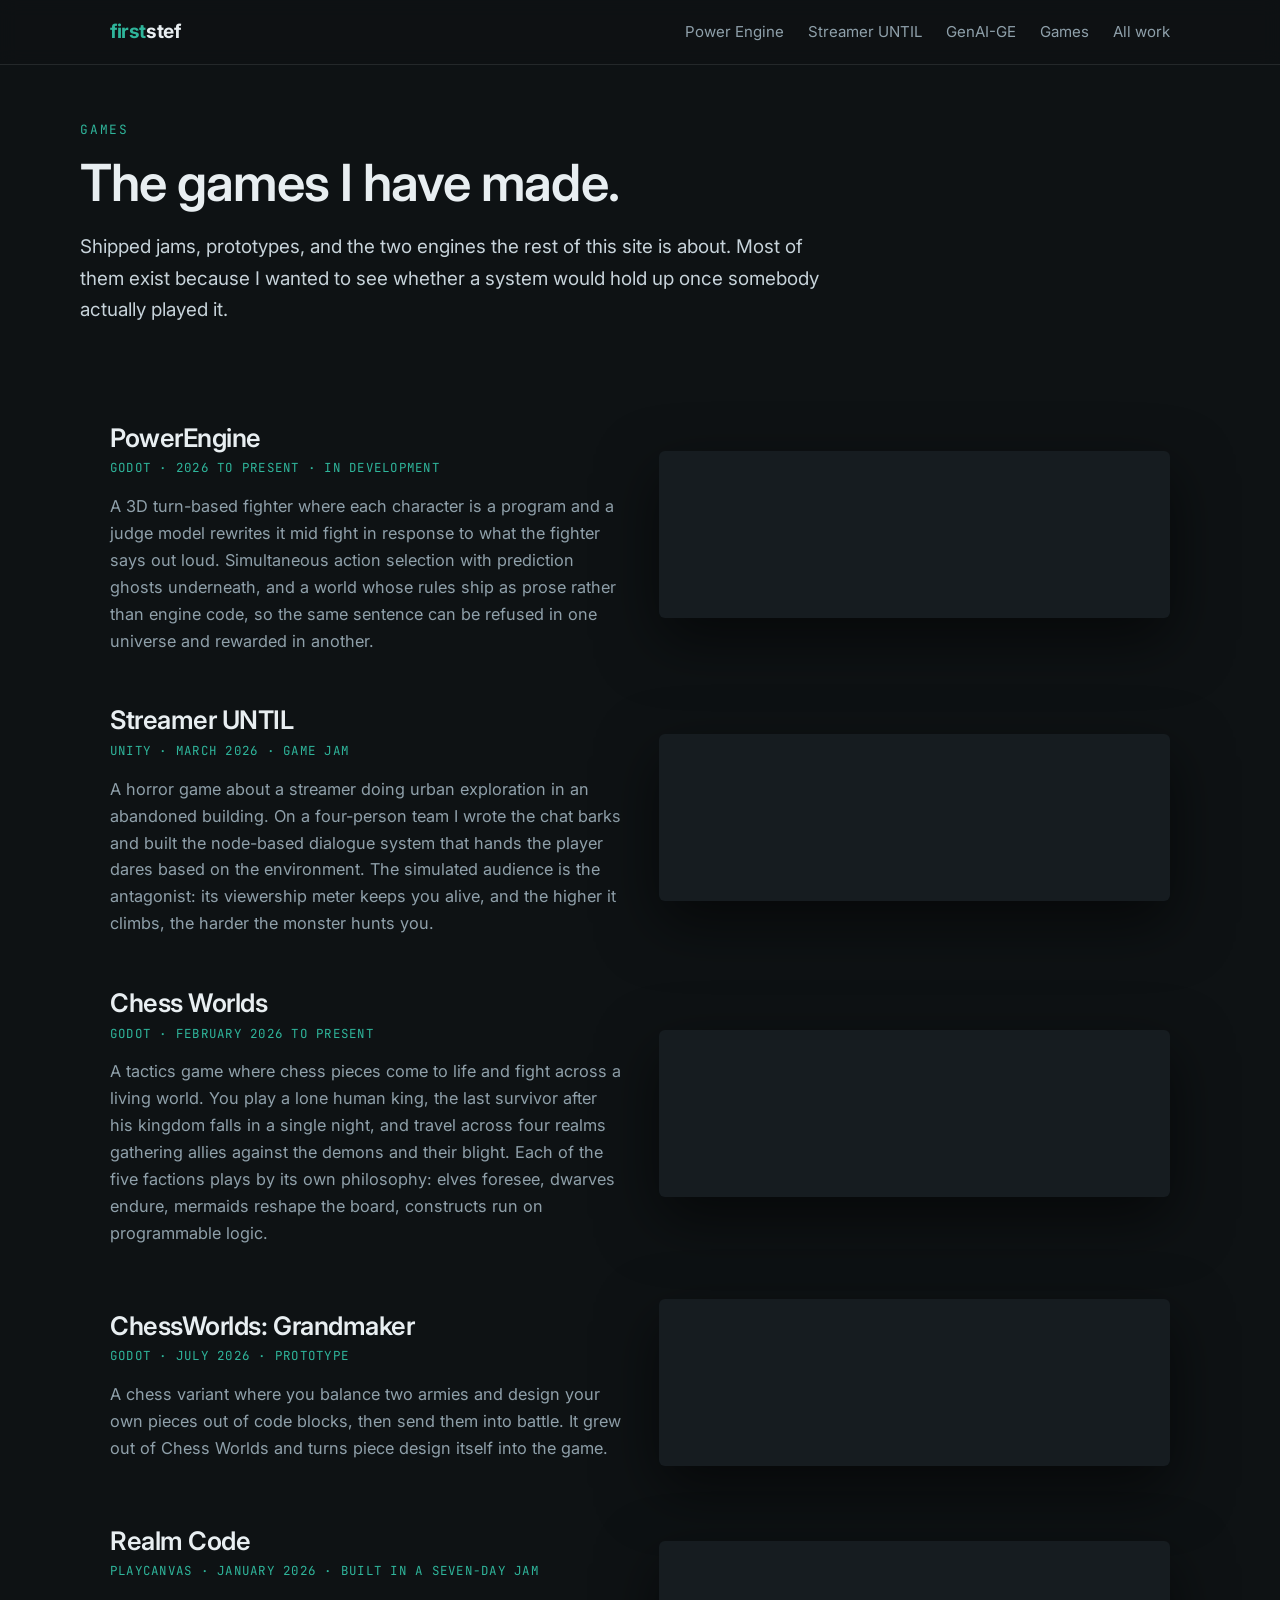
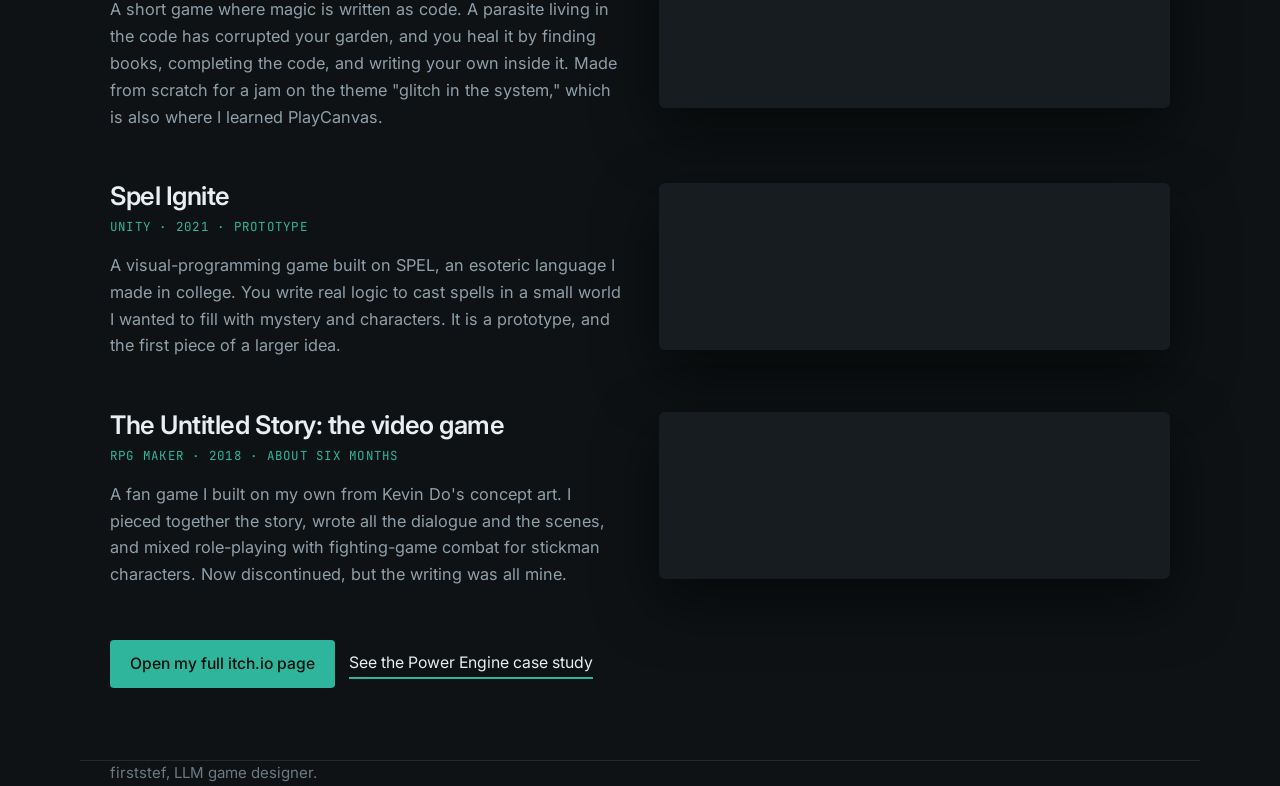
<file: games.html>
<!doctype html>
<html lang="en">
<head>
<meta charset="utf-8">
<meta name="viewport" content="width=device-width, initial-scale=1">
<title>Games · firststef</title>
<meta name="description" content="Games by firststef: PowerEngine, Streamer UNTIL, Chess Worlds, ChessWorlds: Grandmaker, Realm Code, Spel Ignite and The Untitled Story.">
<link rel="icon" href="assets/favicon.svg" type="image/svg+xml">
<link rel="stylesheet" href="assets/style.css">
<style>
  .game{display:grid;grid-template-columns:1fr 1fr;gap:38px;align-items:center;margin:0 0 52px;}
  .game:last-child{margin-bottom:0;}
  .game .info h2{font-size:1.6rem;color:var(--ink);margin-bottom:6px;}
  .game .info .when{font-family:var(--mono);font-size:.78rem;letter-spacing:.1em;text-transform:uppercase;
    color:var(--accent);margin:0 0 14px;}
  .game .info p{color:var(--muted);font-size:1.02rem;margin:0;}
  .game iframe{width:100%;height:167px;border:0;border-radius:6px;background:var(--bg-2);box-shadow:var(--shadow);}
  @media(max-width:840px){.game{grid-template-columns:1fr;gap:18px;}.game .embed{order:2;}}
</style>
</head>
<body>

<div class="topbar">
  <div class="wrap">
    <a class="brand" href="index.html"><b>first</b>stef</a>
    <nav class="nav">
      <a href="index.html#power-engine">Power Engine</a>
      <a href="index.html#until">Streamer UNTIL</a>
      <a href="index.html#genai-ge">GenAI-GE</a>
      <a href="games.html">Games</a>
      <a href="index.html">All work</a>
    </nav>
  </div>
</div>

<header class="case-hero wrap">
  <span class="kicker">Games</span>
  <h1>The games I have made.</h1>
  <p class="lede">Shipped jams, prototypes, and the two engines the rest of this site is about. Most of them exist because I wanted to see whether a system would hold up once somebody actually played it.</p>
</header>

<section>
  <div class="wrap">

    <article class="game">
      <div class="info">
        <h2>PowerEngine</h2>
        <p class="when">Godot · 2026 to present · in development</p>
        <p>A 3D turn-based fighter where each character is a program and a judge model rewrites it mid fight in response to what the fighter says out loud. Simultaneous action selection with prediction ghosts underneath, and a world whose rules ship as prose rather than engine code, so the same sentence can be refused in one universe and rewarded in another.</p>
      </div>
      <div class="embed">
        <iframe title="PowerEngine on itch.io" src="https://itch.io/embed/4531220?linkback=true&amp;bg_color=161c20&amp;fg_color=e8eef1&amp;link_color=2fb59b&amp;border_color=1e262b"><a href="https://firststef.itch.io/powerengine">PowerEngine by firststef</a></iframe>
      </div>
    </article>

    <article class="game">
      <div class="info">
        <h2>Streamer UNTIL</h2>
        <p class="when">Unity · March 2026 · game jam</p>
        <p>A horror game about a streamer doing urban exploration in an abandoned building. On a four-person team I wrote the chat barks and built the node-based dialogue system that hands the player dares based on the environment. The simulated audience is the antagonist: its viewership meter keeps you alive, and the higher it climbs, the harder the monster hunts you.</p>
      </div>
      <div class="embed">
        <iframe title="Streamer UNTIL on itch.io" src="https://itch.io/embed/4516621?linkback=true&amp;bg_color=161c20&amp;fg_color=e8eef1&amp;link_color=2fb59b&amp;border_color=1e262b"><a href="https://joostvb.itch.io/streamer-until">Streamer UNTIL</a></iframe>
      </div>
    </article>

    <article class="game">
      <div class="info">
        <h2>Chess Worlds</h2>
        <p class="when">Godot · February 2026 to present</p>
        <p>A tactics game where chess pieces come to life and fight across a living world. You play a lone human king, the last survivor after his kingdom falls in a single night, and travel across four realms gathering allies against the demons and their blight. Each of the five factions plays by its own philosophy: elves foresee, dwarves endure, mermaids reshape the board, constructs run on programmable logic.</p>
      </div>
      <div class="embed">
        <iframe title="Chess Worlds on itch.io" src="https://itch.io/embed/4651222?linkback=true&amp;bg_color=161c20&amp;fg_color=e8eef1&amp;link_color=2fb59b&amp;border_color=1e262b"><a href="https://firststef.itch.io/chessworlds">Chess Worlds by firststef</a></iframe>
      </div>
    </article>

    <article class="game">
      <div class="info">
        <h2>ChessWorlds: Grandmaker</h2>
        <p class="when">Godot · July 2026 · prototype</p>
        <p>A chess variant where you balance two armies and design your own pieces out of code blocks, then send them into battle. It grew out of Chess Worlds and turns piece design itself into the game.</p>
      </div>
      <div class="embed">
        <iframe title="ChessWorlds: Grandmaker on itch.io" src="https://itch.io/embed/4817949?linkback=true&amp;bg_color=161c20&amp;fg_color=e8eef1&amp;link_color=2fb59b&amp;border_color=1e262b"><a href="https://firststef.itch.io/chessworlds-grandmaker">ChessWorlds: Grandmaker by firststef</a></iframe>
      </div>
    </article>

    <article class="game">
      <div class="info">
        <h2>Realm Code</h2>
        <p class="when">PlayCanvas · January 2026 · built in a seven-day jam</p>
        <p>A short game where magic is written as code. A parasite living in the code has corrupted your garden, and you heal it by finding books, completing the code, and writing your own inside it. Made from scratch for a jam on the theme "glitch in the system," which is also where I learned PlayCanvas.</p>
      </div>
      <div class="embed">
        <iframe title="Realm Code on itch.io" src="https://itch.io/embed/4230967?linkback=true&amp;bg_color=161c20&amp;fg_color=e8eef1&amp;link_color=2fb59b&amp;border_color=1e262b"><a href="https://firststef.itch.io/realm-code">Realm Code by firststef</a></iframe>
      </div>
    </article>

    <article class="game">
      <div class="info">
        <h2>Spel Ignite</h2>
        <p class="when">Unity · 2021 · prototype</p>
        <p>A visual-programming game built on SPEL, an esoteric language I made in college. You write real logic to cast spells in a small world I wanted to fill with mystery and characters. It is a prototype, and the first piece of a larger idea.</p>
      </div>
      <div class="embed">
        <iframe title="Spel Ignite on itch.io" src="https://itch.io/embed/2200891?linkback=true&amp;bg_color=161c20&amp;fg_color=e8eef1&amp;link_color=2fb59b&amp;border_color=1e262b"><a href="https://firststef.itch.io/spel-ignite">Spel Ignite by firststef</a></iframe>
      </div>
    </article>

    <article class="game">
      <div class="info">
        <h2>The Untitled Story: the video game</h2>
        <p class="when">RPG Maker · 2018 · about six months</p>
        <p>A fan game I built on my own from Kevin Do's concept art. I pieced together the story, wrote all the dialogue and the scenes, and mixed role-playing with fighting-game combat for stickman characters. Now discontinued, but the writing was all mine.</p>
      </div>
      <div class="embed">
        <iframe title="The Untitled Story on itch.io" src="https://itch.io/embed/2208711?linkback=true&amp;bg_color=161c20&amp;fg_color=e8eef1&amp;link_color=2fb59b&amp;border_color=1e262b"><a href="https://firststef.itch.io/tus-vg">The Untitled Story by firststef</a></iframe>
      </div>
    </article>

    <div class="cta" style="margin-top:40px;">
      <a class="btn" href="https://firststef.itch.io/" target="_blank" rel="noopener">Open my full itch.io page</a>
      <a class="link" href="index.html#power-engine">See the Power Engine case study</a>
    </div>

  </div>
</section>

<footer class="wrap">
  firststef, LLM game designer.
</footer>

<script src="assets/lightbox.js"></script>
</body>
</html>
</file>
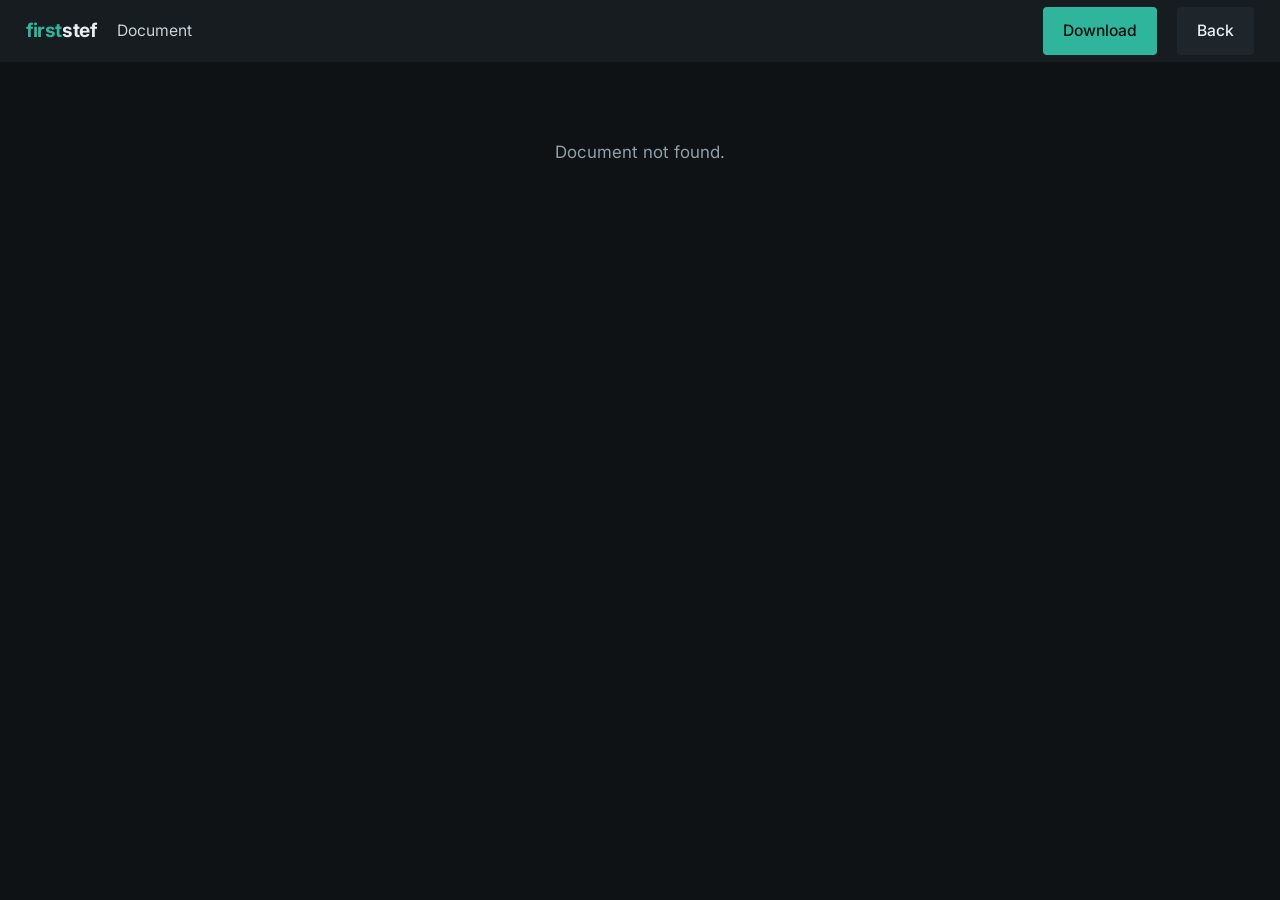
<file: viewer.html>
<!doctype html>
<html lang="en">
<head>
<meta charset="utf-8">
<meta name="viewport" content="width=device-width, initial-scale=1">
<title>Document · firststef</title>
<link rel="icon" href="assets/favicon.svg" type="image/svg+xml">
<link rel="stylesheet" href="assets/style.css">
</head>
<body class="vpage">
<div class="vbar">
  <a class="brand" href="index.html"><b>first</b>stef</a>
  <span class="vtitle" id="vtitle">Document</span>
  <span class="vspace"></span>
  <a class="btn" id="dl" href="#" download>Download</a>
  <a class="btn sub" href="index.html">Back</a>
</div>
<iframe class="vframe" id="vframe" title="Document viewer"></iframe>
<div class="vfallback" id="vfallback" style="display:none;">
  <p>Your browser could not display the document inline.</p>
  <a class="btn" id="open2" href="#" target="_blank" rel="noopener">Open the PDF</a>
</div>
<script>
(function(){
  var params = new URLSearchParams(location.search);
  var doc = params.get('doc') || '';
  var title = params.get('title') || 'Document';
  // only allow local PDFs under docs/ (no external URLs)
  var safe = /^docs\/[A-Za-z0-9_\-]+\.pdf$/.test(doc);
  var titleEl = document.getElementById('vtitle');
  titleEl.textContent = title.replace(/[<>&]/g,'');
  document.title = title + ' · firststef';
  if(!safe){
    document.getElementById('vframe').style.display='none';
    document.getElementById('vfallback').style.display='block';
    document.getElementById('open2').style.display='none';
    document.querySelector('#vfallback p').textContent='Document not found.';
    return;
  }
  document.getElementById('vframe').src = doc + '#view=FitH';
  document.getElementById('dl').href = doc;
  document.getElementById('open2').href = doc;
  // fallback stays hidden unless the PDF genuinely fails to load
  document.getElementById('vframe').addEventListener('error', function(){
    document.getElementById('vframe').style.display='none';
    document.getElementById('vfallback').style.display='block';
  });
})();
</script>
</body>
</html>
</file>
<file: assets/style.css>
/* firststef, LLM and AI game design portfolio
   cool graphite, one signal-teal accent, amber reserved for limits. sans headings,
   monospace for anything mechanical. same structure as the narrative portfolio, cold instead of warm. */
@import url('https://fonts.googleapis.com/css2?family=Inter:wght@400;500;600;700&family=JetBrains+Mono:wght@400;500&display=swap');

:root{
  --bg:#0e1214;          /* cold near-black */
  --bg-2:#161c20;        /* panel */
  --bg-3:#1e262b;        /* raised panel / secondary button */
  --ink:#e8eef1;
  --ink-2:#c7d3da;
  --muted:#8fa0aa;
  --faint:#6b7a84;
  --accent:#2fb59b;      /* signal teal */
  --accent-2:#45cfb4;
  --amber:#e0a33c;       /* limits and costs only */
  --hair:rgba(232,238,241,.10);
  --shadow:0 22px 60px rgba(0,0,0,.55);
  --maxw:1120px;
  --mono:'JetBrains Mono',Consolas,'Cascadia Mono',monospace;
}

*{box-sizing:border-box;}
html{scroll-behavior:smooth;}
body{
  margin:0;background:var(--bg);color:var(--ink);
  font-family:Inter,'Segoe UI','Helvetica Neue',Arial,sans-serif;
  font-size:1.06rem;line-height:1.65;
  -webkit-font-smoothing:antialiased;
}
img{max-width:100%;display:block;}
a{color:var(--accent-2);text-decoration:none;transition:color .15s;}
a:hover{color:#6fe3cb;}
h1,h2,h3{font-weight:600;line-height:1.12;letter-spacing:-.018em;margin:0;}
.kicker{font-family:var(--mono);font-size:.8rem;letter-spacing:.14em;text-transform:uppercase;color:var(--accent);}
.wrap{max-width:var(--maxw);margin:0 auto;padding:0 30px;}
section{padding:72px 0;}
code,.mono{font-family:var(--mono);font-size:.9em;color:var(--ink-2);}

/* top bar */
.topbar{position:sticky;top:0;z-index:20;background:rgba(14,18,20,.86);backdrop-filter:blur(9px);
  border-bottom:1px solid var(--hair);}
.topbar .wrap{display:flex;align-items:center;gap:24px;height:64px;}
.brand{font-weight:700;font-size:1.2rem;letter-spacing:-.02em;color:var(--ink);}
.brand b{color:var(--accent);font-weight:700;}
.nav{margin-left:auto;display:flex;gap:24px;}
.nav a{font-size:.94rem;color:var(--muted);}
.nav a:hover{color:var(--accent-2);}

/* hero */
.hero{padding:92px 0 74px;}
.hero .kicker{margin-bottom:22px;display:block;}
.hero h1{font-size:clamp(2.5rem,5.4vw,4rem);font-weight:600;max-width:19ch;color:var(--ink);}
.hero h1 em{font-style:normal;color:var(--accent);}
.hero .lede{font-size:1.2rem;color:var(--ink-2);max-width:58ch;margin:26px 0 34px;}
.cta{display:flex;gap:14px;flex-wrap:wrap;align-items:center;}

/* buttons */
.btn{font-size:.98rem;font-weight:500;padding:11px 20px;border-radius:4px;
  background:var(--accent);color:#07100e;display:inline-block;transition:background .15s;}
.btn:hover{background:var(--accent-2);color:#07100e;}
.btn.sub{background:var(--bg-3);color:var(--ink);}
.btn.sub:hover{background:#28333a;color:var(--ink);}
.link{font-size:.99rem;color:var(--ink);border-bottom:2px solid var(--accent);padding-bottom:1px;}
.link:hover{color:var(--accent-2);}

/* section headings */
.section-head{display:flex;align-items:baseline;gap:16px;margin-bottom:34px;}
.section-head .num{font-family:var(--mono);color:var(--accent);font-size:.86rem;font-weight:500;}
.section-head h2{font-size:1.85rem;color:var(--ink);}

/* cards */
.grid{display:grid;gap:24px;}
.grid.cols-4{grid-template-columns:repeat(4,1fr);}
.grid.cols-3{grid-template-columns:repeat(3,1fr);}
.grid.cols-2{grid-template-columns:repeat(2,1fr);}
.card{background:var(--bg-2);border-radius:5px;overflow:hidden;display:flex;flex-direction:column;
  transition:transform .18s ease, box-shadow .18s ease;}
.card:hover{transform:translateY(-4px);box-shadow:var(--shadow);}
.card .thumb{aspect-ratio:16/10;overflow:hidden;background:#070a0b;}
.card.doc .thumb{aspect-ratio:1/1.32;}
.card.doc h3{font-size:1.16rem;}
.card.doc p{font-size:.94rem;}
.card .thumb img{width:100%;height:100%;object-fit:cover;object-position:top center;}
.card .body{padding:22px 24px 26px;display:flex;flex-direction:column;flex:1;}
.card .tag{font-family:var(--mono);font-size:.76rem;letter-spacing:.12em;text-transform:uppercase;
  color:var(--accent);margin-bottom:10px;}
.card h3{font-size:1.35rem;color:var(--ink);margin-bottom:10px;}
.card p{font-size:.99rem;color:var(--muted);margin:0 0 20px;flex:1;}
.card .go{font-size:.97rem;color:var(--accent-2);}
.card .go::after{content:" \2192";}

/* feature block */
.feature{display:grid;grid-template-columns:1.02fr .98fr;gap:44px;align-items:center;
  background:var(--bg-2);border-radius:6px;padding:38px;}
.feature .ft-body .kicker{margin-bottom:12px;display:block;}
.feature .ft-body h3{font-size:1.6rem;color:var(--ink);margin:6px 0 14px;}
.feature .ft-body .ft-lead{color:var(--ink-2);font-size:1.14rem;margin:4px 0 14px;}
.feature .ft-body p{color:var(--muted);margin:0 0 15px;font-size:1.02rem;}
.feature .ft-media img{border-radius:4px;box-shadow:var(--shadow);}
.pill-row{display:flex;flex-wrap:wrap;gap:9px;margin:20px 0 24px;}
.pill{font-size:.88rem;color:var(--ink-2);background:var(--bg-3);padding:6px 13px;border-radius:20px;}
.pill b{color:var(--accent-2);font-weight:600;}
.ft-note{font-size:.9rem;color:var(--faint);margin-top:12px;}

/* split */
.split{display:grid;grid-template-columns:1fr 1fr;gap:44px;align-items:center;}
.split .media{display:flex;flex-direction:column;gap:16px;}
.split .media img{border-radius:4px;box-shadow:var(--shadow);}
.split h3{font-size:1.6rem;color:var(--ink);margin-bottom:14px;}
.split p{color:var(--muted);margin:0 0 20px;font-size:1.02rem;}

/* panels */
.panel{background:var(--bg-2);padding:28px 28px;border-radius:5px;}
.panel .tag{font-family:var(--mono);font-size:.76rem;letter-spacing:.12em;text-transform:uppercase;
  color:var(--accent);margin-bottom:10px;}
.panel h3{font-size:1.25rem;color:var(--ink);margin-bottom:10px;}
.panel p{margin:0;color:var(--muted);font-size:.99rem;}
.panel.limit{border-left:3px solid var(--amber);}
.panel.limit .tag{color:var(--amber);}

/* step flow: the pipeline, drawn without code */
.steps{display:grid;gap:0;margin:8px 0 6px;}
.step{display:grid;grid-template-columns:38px 1fr;gap:18px;padding:0 0 22px;position:relative;}
.step:last-child{padding-bottom:0;}
.step::before{content:"";position:absolute;left:18px;top:34px;bottom:0;width:1px;background:var(--hair);}
.step:last-child::before{display:none;}
.step .n{width:38px;height:38px;border-radius:50%;background:var(--bg-3);color:var(--accent);
  font-family:var(--mono);font-size:.86rem;display:flex;align-items:center;justify-content:center;
  position:relative;z-index:1;}
.step.llm .n{background:#26211a;color:var(--amber);}
.step h4{font-size:1.05rem;font-weight:600;color:var(--ink);margin:6px 0 6px;}
.step p{margin:0;color:var(--muted);font-size:.99rem;}
.step .who{font-family:var(--mono);font-size:.78rem;letter-spacing:.1em;text-transform:uppercase;
  color:var(--faint);margin-top:7px;}

/* data list, for measured numbers */
.facts{display:grid;grid-template-columns:repeat(3,1fr);gap:1px;background:var(--hair);
  border-radius:5px;overflow:hidden;margin:26px 0 0;}
.fact{background:var(--bg-2);padding:22px 22px;}
.fact b{display:block;font-family:var(--mono);font-size:1.5rem;font-weight:500;color:var(--accent);
  letter-spacing:-.01em;margin-bottom:4px;}
.fact span{font-size:.92rem;color:var(--muted);}

/* contact */
.contact{background:var(--bg-2);}
.contact .wrap{padding:74px 30px;}
.contact .kicker{display:block;margin-bottom:14px;}
.contact h2{font-size:2rem;color:var(--ink);max-width:24ch;margin-bottom:10px;}
.contact p{color:var(--muted);max-width:50ch;margin:0 0 28px;}
.contact .cta a{font-size:1.15rem;font-weight:500;color:var(--ink);
  border-bottom:2px solid var(--accent);padding-bottom:2px;margin-right:26px;}
.contact .cta a:hover{color:var(--accent-2);}

footer{padding:30px 0 46px;color:var(--faint);font-size:.94rem;border-top:1px solid var(--hair);margin-top:20px;}

/* viewer page */
.vbar{position:sticky;top:0;z-index:10;display:flex;align-items:center;gap:20px;
  height:62px;padding:0 26px;background:var(--bg-2);}
.vbar .vtitle{color:var(--ink-2);font-size:.98rem;}
.vbar .vspace{margin-left:auto;}
.vframe{display:block;width:100%;height:calc(100vh - 62px);border:0;background:#2c3237;}
body.vpage{overflow:hidden;height:100vh;}
.vfallback{padding:60px 26px;text-align:center;color:var(--muted);}

/* case study page */
.case-hero{padding:54px 0 8px;}
.case-hero .kicker{display:block;margin-bottom:14px;}
.case-hero h1{font-size:clamp(2.2rem,4.6vw,3.2rem);color:var(--ink);}
.case-hero .lede{font-size:1.18rem;color:var(--ink-2);max-width:62ch;margin-top:20px;}
.case-hero .team{color:var(--faint);margin-top:14px;font-size:.98rem;}
.prose{max-width:66ch;}
.prose p{color:var(--ink-2);margin:0 0 16px;font-size:1.06rem;}
.prose strong{color:var(--ink);font-weight:600;}
.prose ul{padding-left:20px;margin:0 0 16px;color:var(--ink-2);}
.prose li{margin:8px 0;}
.lead-q{font-size:1.4rem;line-height:1.36;font-weight:500;color:var(--ink);
  border-left:3px solid var(--accent);padding-left:22px;margin:0 0 26px;max-width:30ch;}
.doc-figure{margin:26px 0 0;display:block;}
.doc-figure img{width:100%;border-radius:4px;box-shadow:var(--shadow);}
.doc-figure figcaption{color:var(--faint);font-size:.95rem;margin-top:12px;}
.shots{display:flex;flex-direction:column;gap:26px;margin-top:8px;}
.shots figure{margin:0;}
.shots img{width:100%;border-radius:4px;box-shadow:var(--shadow);}
.shots figcaption{color:var(--faint);font-size:.95rem;margin-top:10px;max-width:76ch;}
.shots figcaption b{color:var(--ink-2);font-weight:600;}

/* wide diagram figure, scrolls on narrow screens */
.diagram{margin:26px 0 0;background:#0f1317;border-radius:5px;overflow-x:auto;}
.diagram img{min-width:900px;width:100%;border-radius:5px;}
.diagram-note{color:var(--faint);font-size:.95rem;margin-top:12px;}

/* resume thumbnail card */
.resume-media{align-items:flex-start;}
.doc-thumb{display:block;max-width:320px;border-radius:6px;overflow:hidden;background:#070a0b;
  box-shadow:var(--shadow);transition:transform .18s ease;}
.doc-thumb:hover{transform:translateY(-4px);}
.doc-thumb img{width:100%;display:block;border-radius:0;box-shadow:none;}

@media (max-width:840px){
  body{font-size:1.02rem;}
  .nav{display:none;}
  .grid.cols-4{grid-template-columns:repeat(2,1fr);}
  .grid.cols-3,.grid.cols-2{grid-template-columns:1fr;}
  .feature,.split{grid-template-columns:1fr;}
  .feature{padding:24px;}
  .feature .ft-media{order:-1;}
  .facts{grid-template-columns:1fr;}
}

/* substack embeds: the widget replaces this block with its own markup, so keep the
   container unstyled and colour only the text that shows if the script does not run */
.substack-post-embed{margin:0;align-self:start;}
.substack-post-embed p{margin:0 0 10px;color:var(--muted);font-size:1rem;}
.substack-post-embed p:first-child{color:var(--ink);font-size:1.16rem;font-weight:600;
  line-height:1.25;letter-spacing:-.015em;}
.substack-post-embed a{color:var(--accent-2);}

/* ---- image lightbox ---- */
img.zoomable{cursor:zoom-in;}
img.zoomable:focus-visible{outline:2px solid var(--accent);outline-offset:3px;}
body.lb-open{overflow:hidden;}
.lb{position:fixed;top:0;right:0;bottom:0;left:0;z-index:100;display:none;
  align-items:center;justify-content:center;flex-direction:column;gap:14px;padding:28px;
  background:rgba(8,10,12,.94);}
.lb.on{display:flex;}
.lb-img{max-width:96vw;max-height:84vh;width:auto;height:auto;object-fit:contain;
  border-radius:4px;box-shadow:0 30px 80px rgba(0,0,0,.6);cursor:zoom-out;}
.lb-cap{color:var(--muted);font-size:.95rem;text-align:center;max-width:80ch;}
.lb-full{color:var(--accent-2);margin-left:12px;white-space:nowrap;}
.lb-close{position:absolute;top:18px;right:22px;background:var(--bg-3);color:var(--ink);
  border:0;border-radius:4px;padding:8px 15px;font:inherit;font-size:.92rem;cursor:pointer;}
.lb-close:hover{background:#39424a;}
</file>
